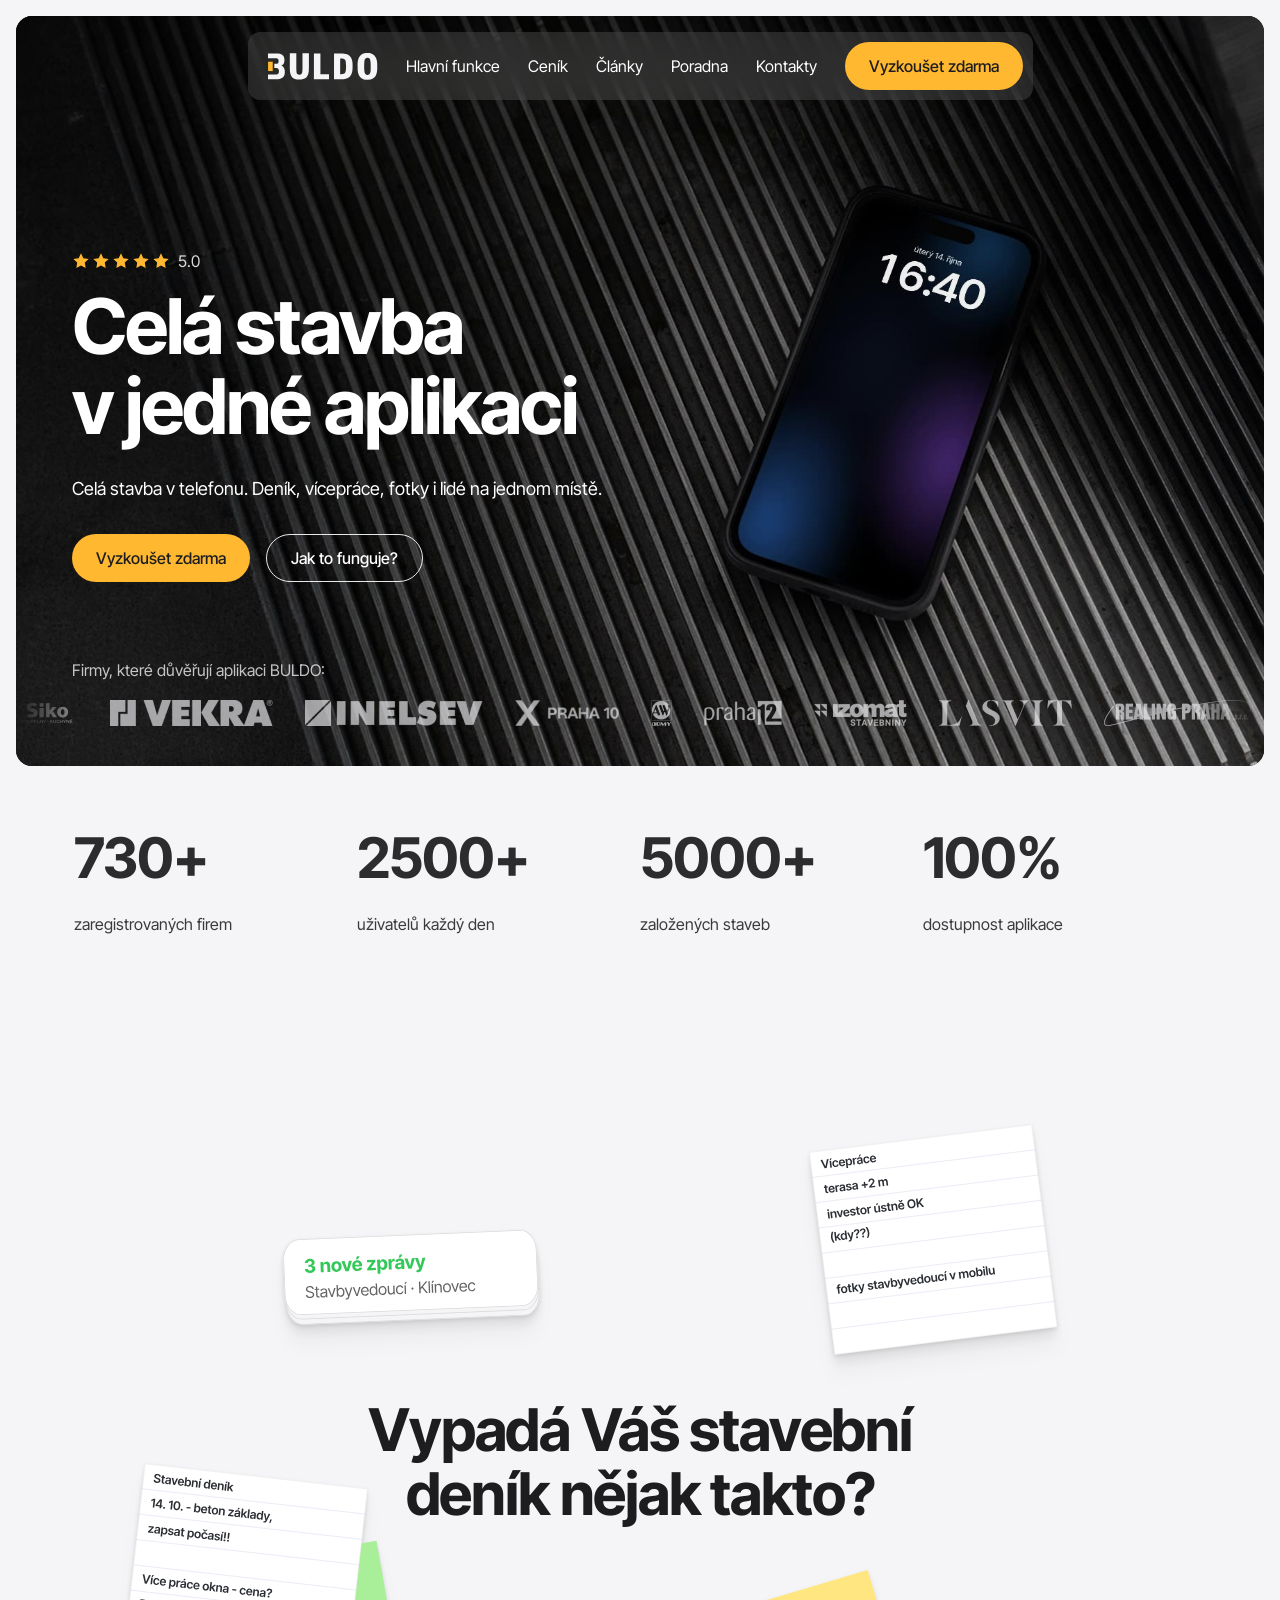
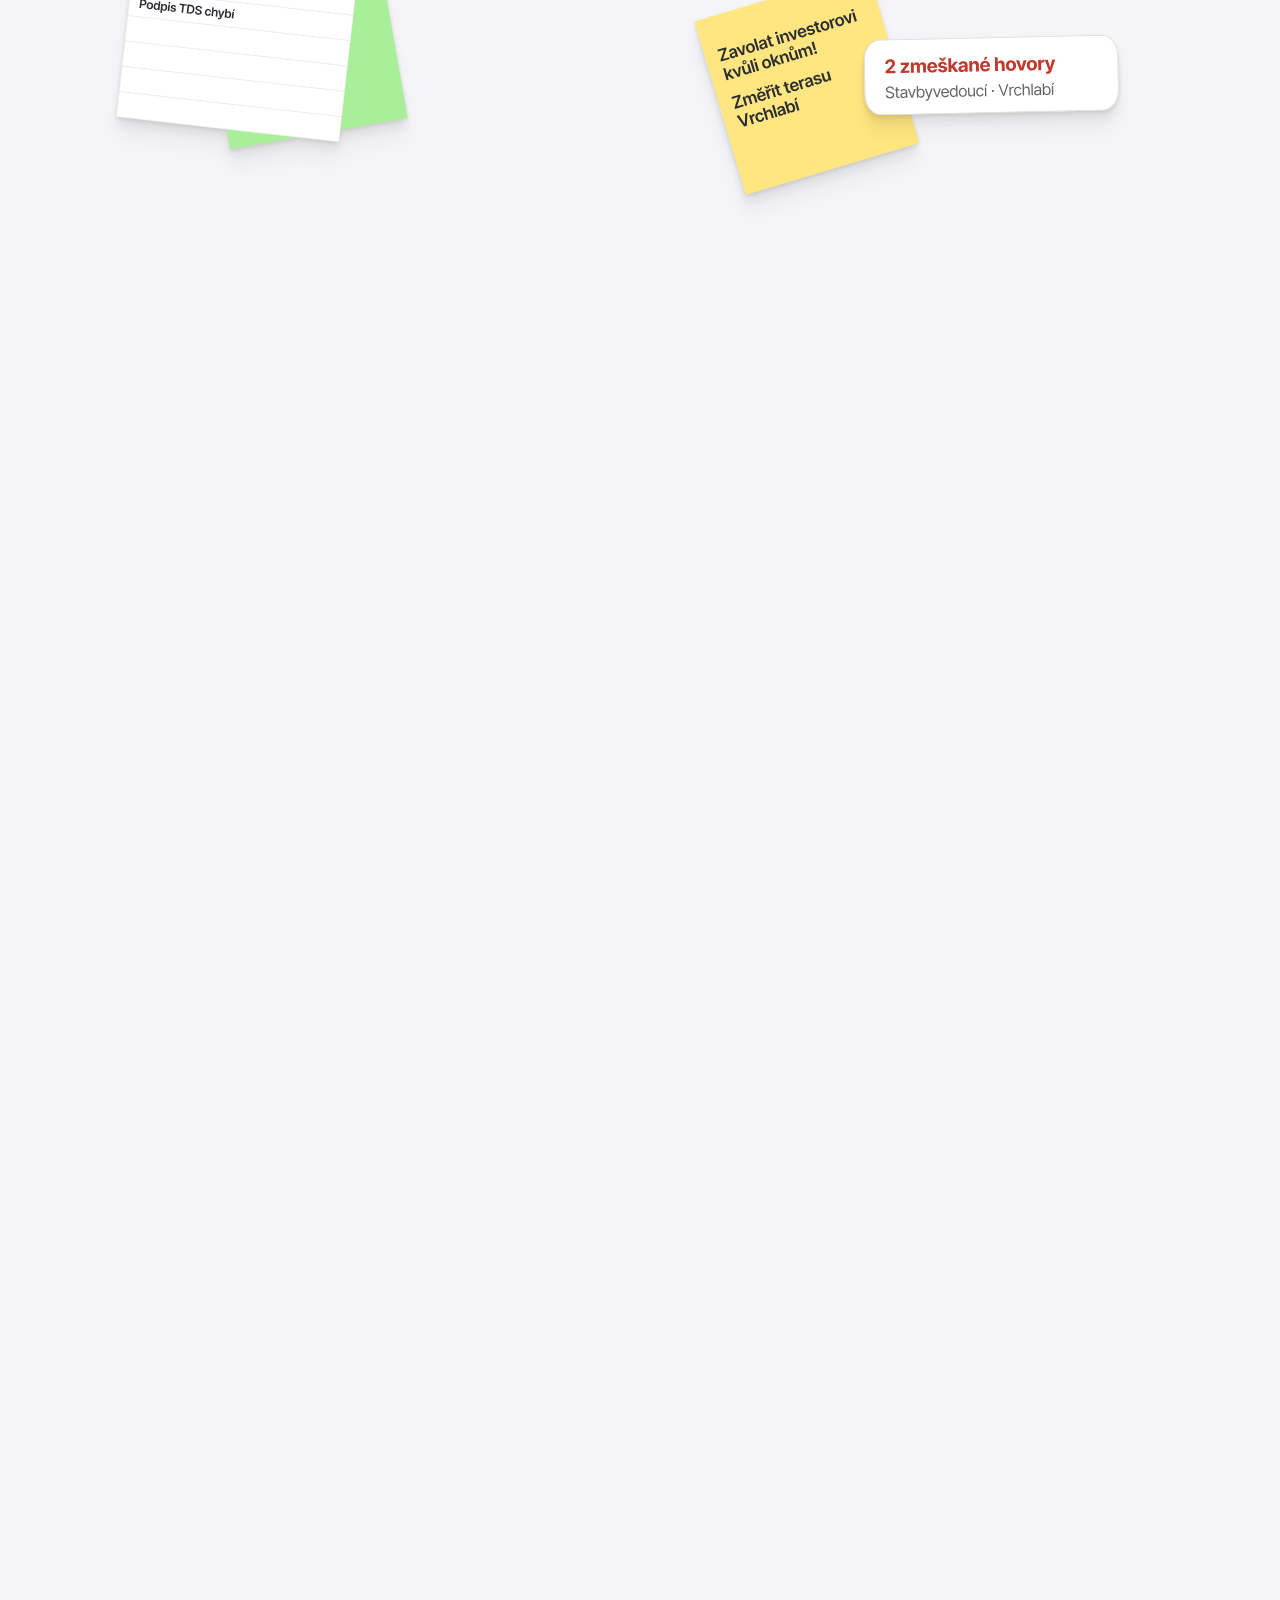
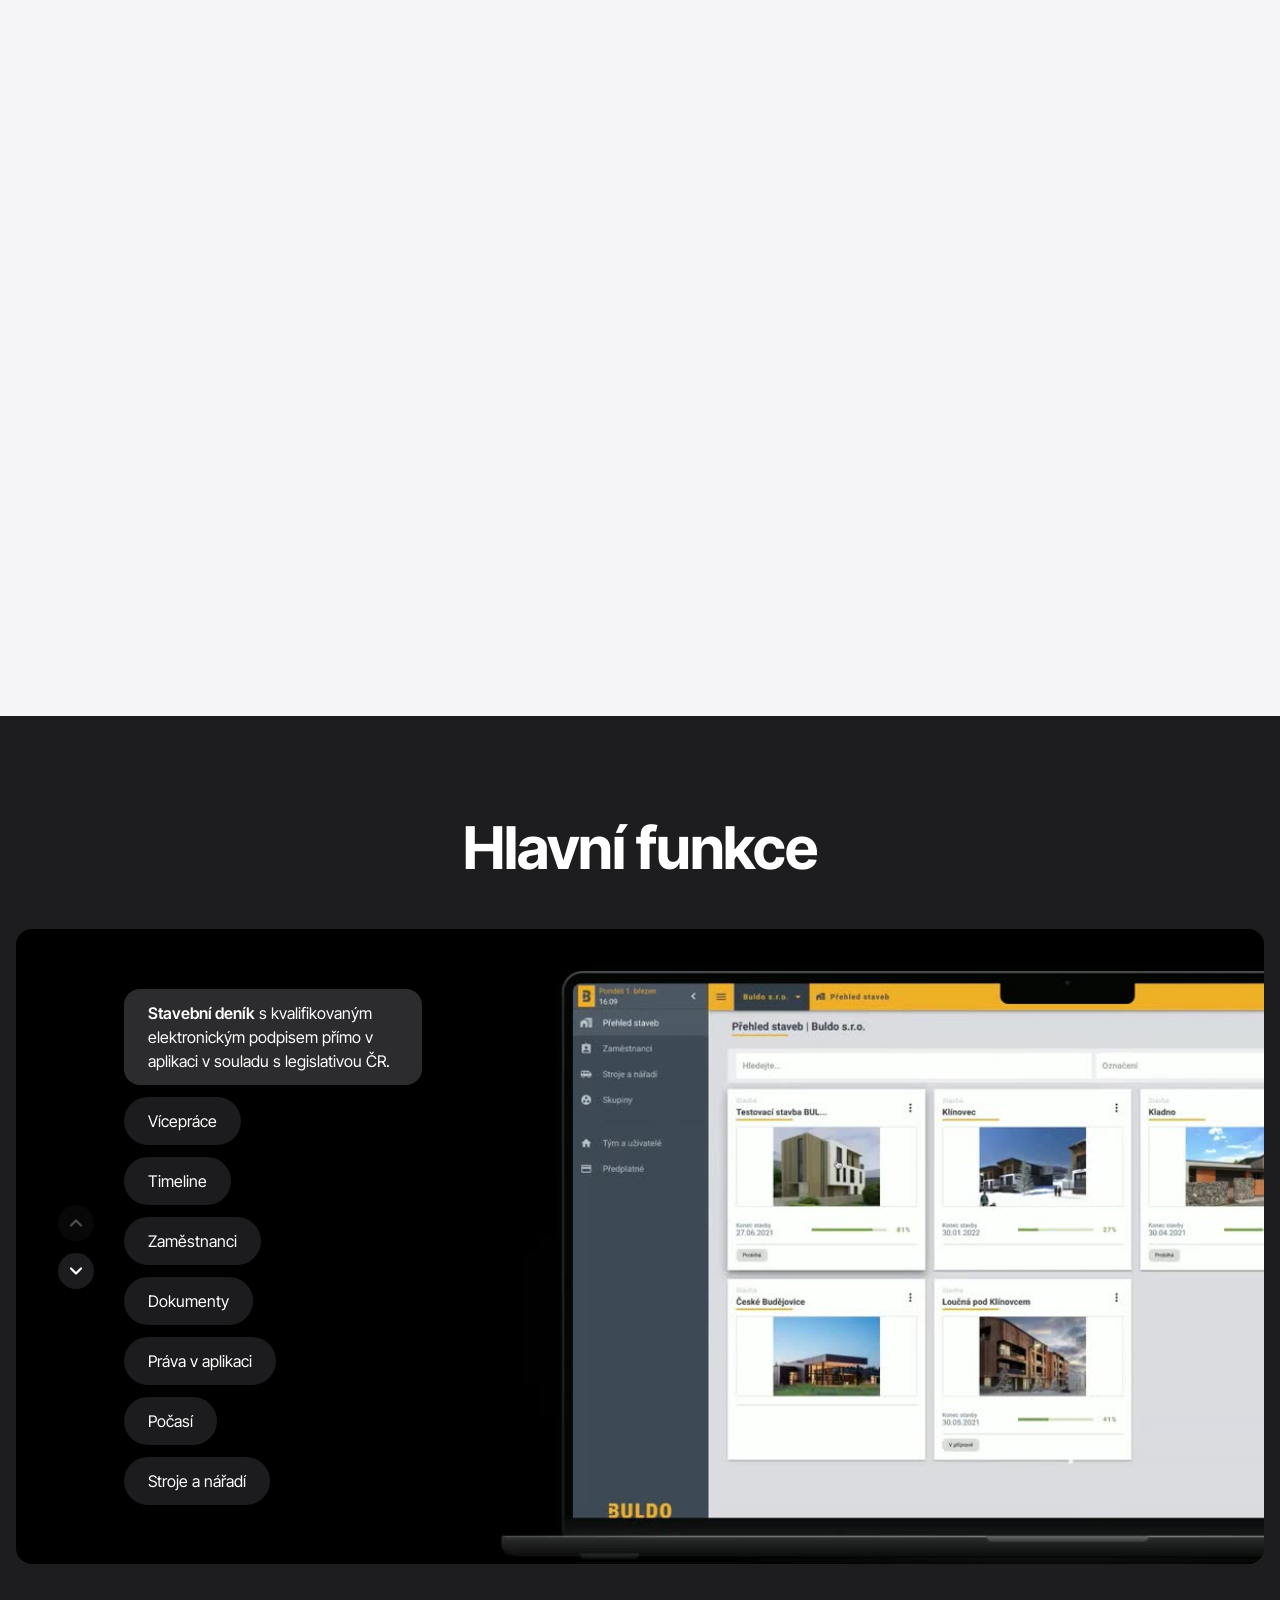
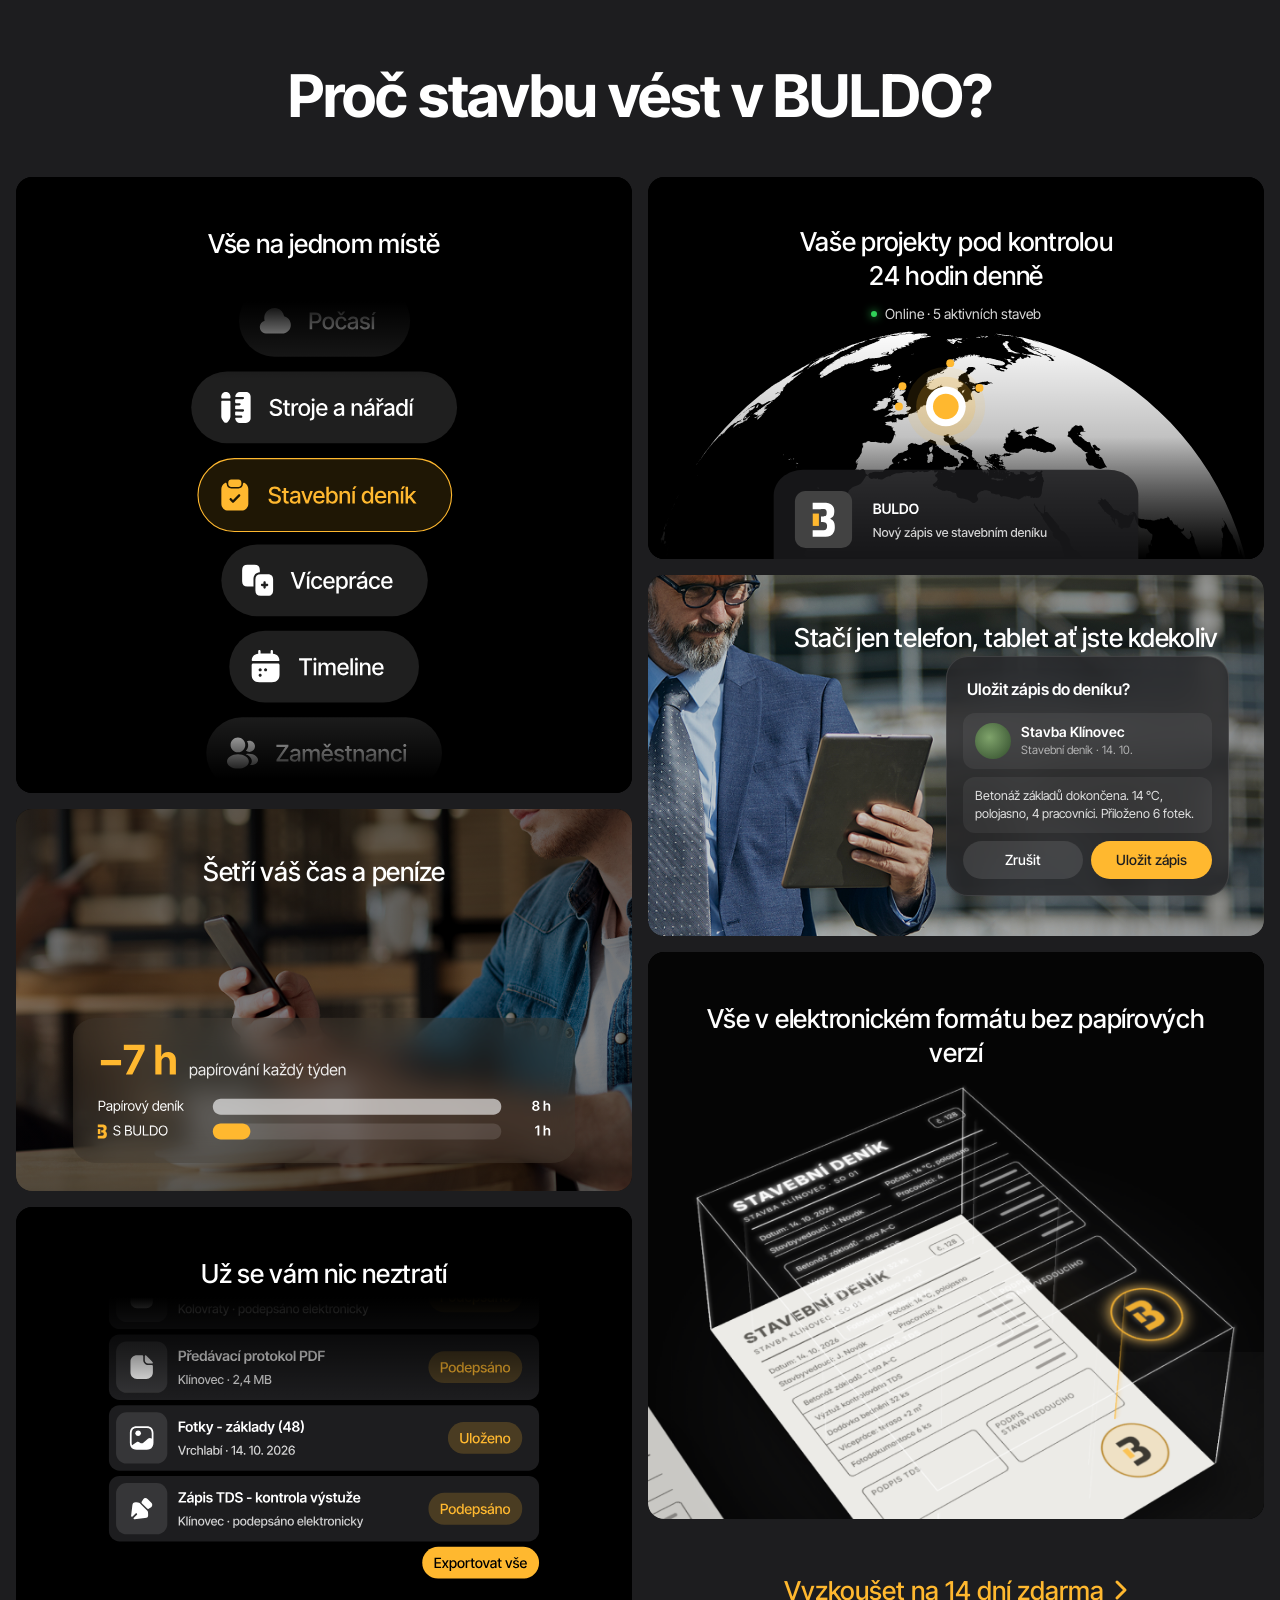
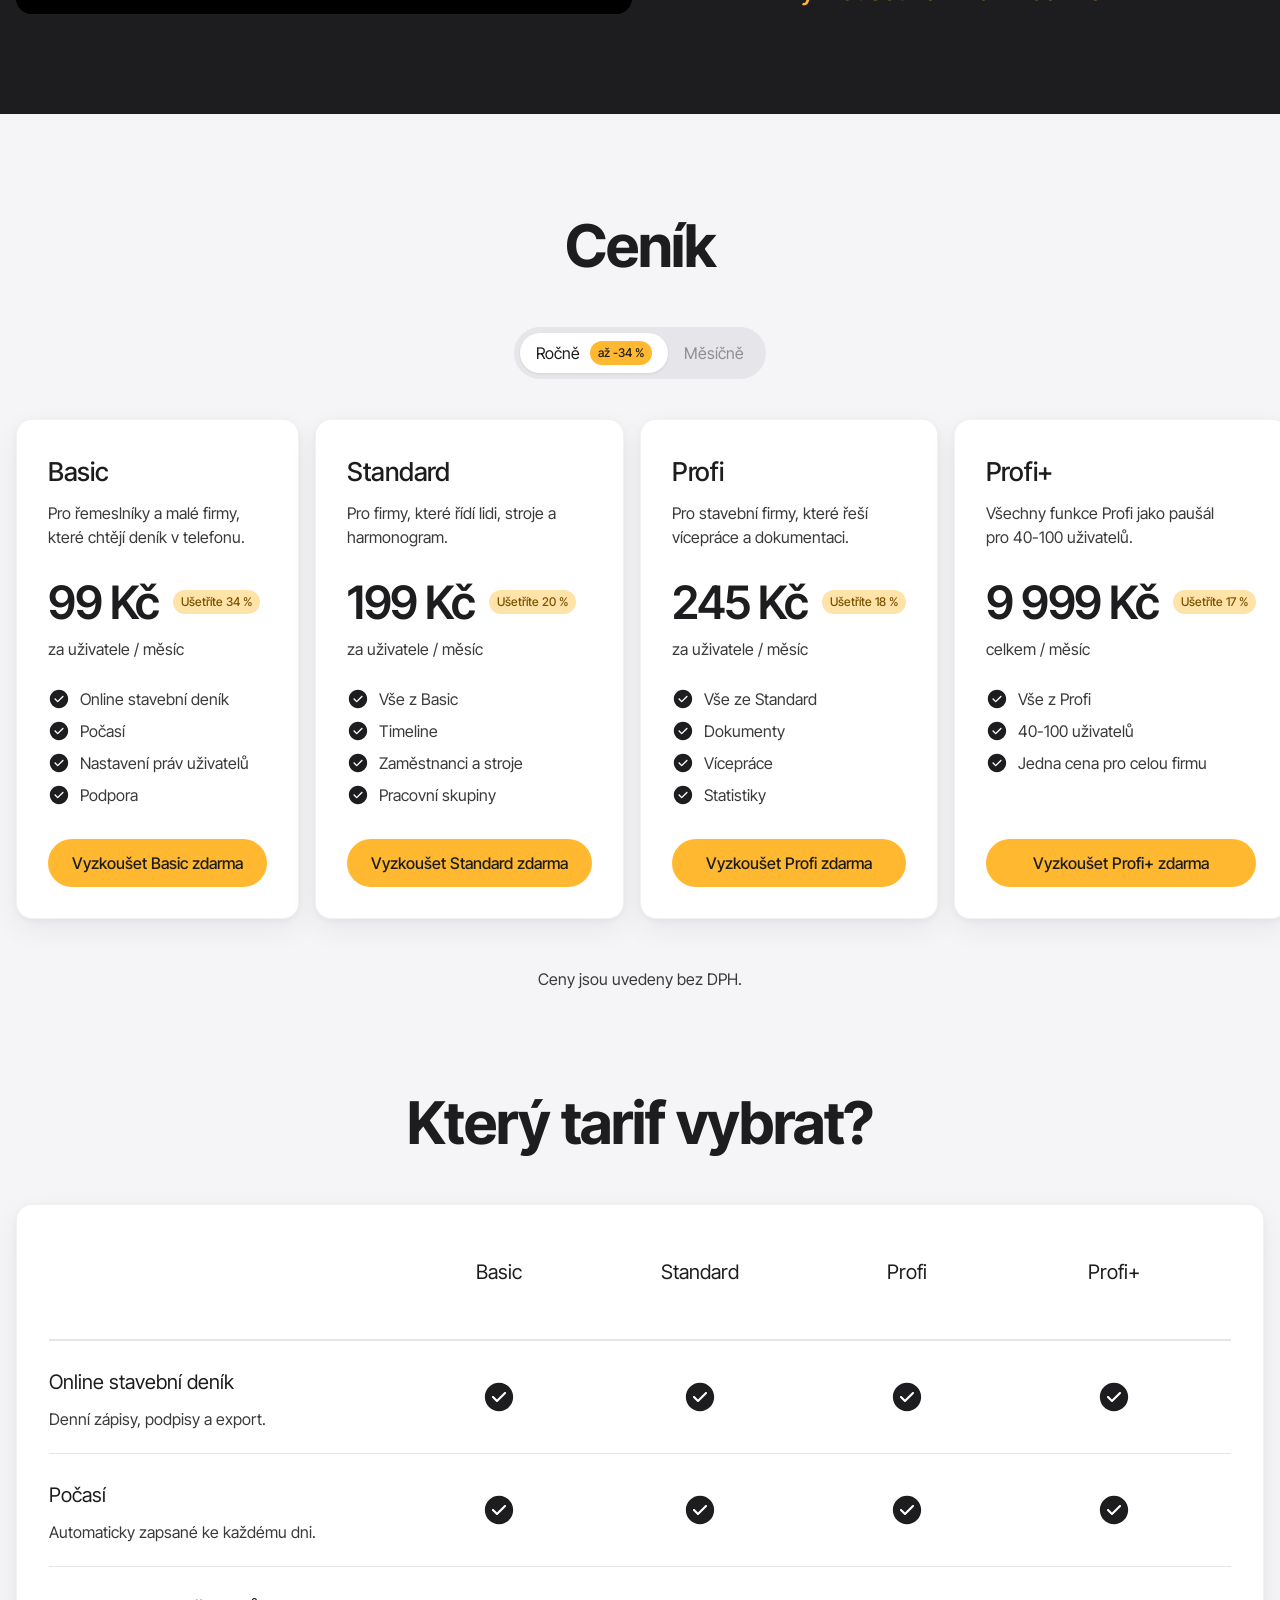
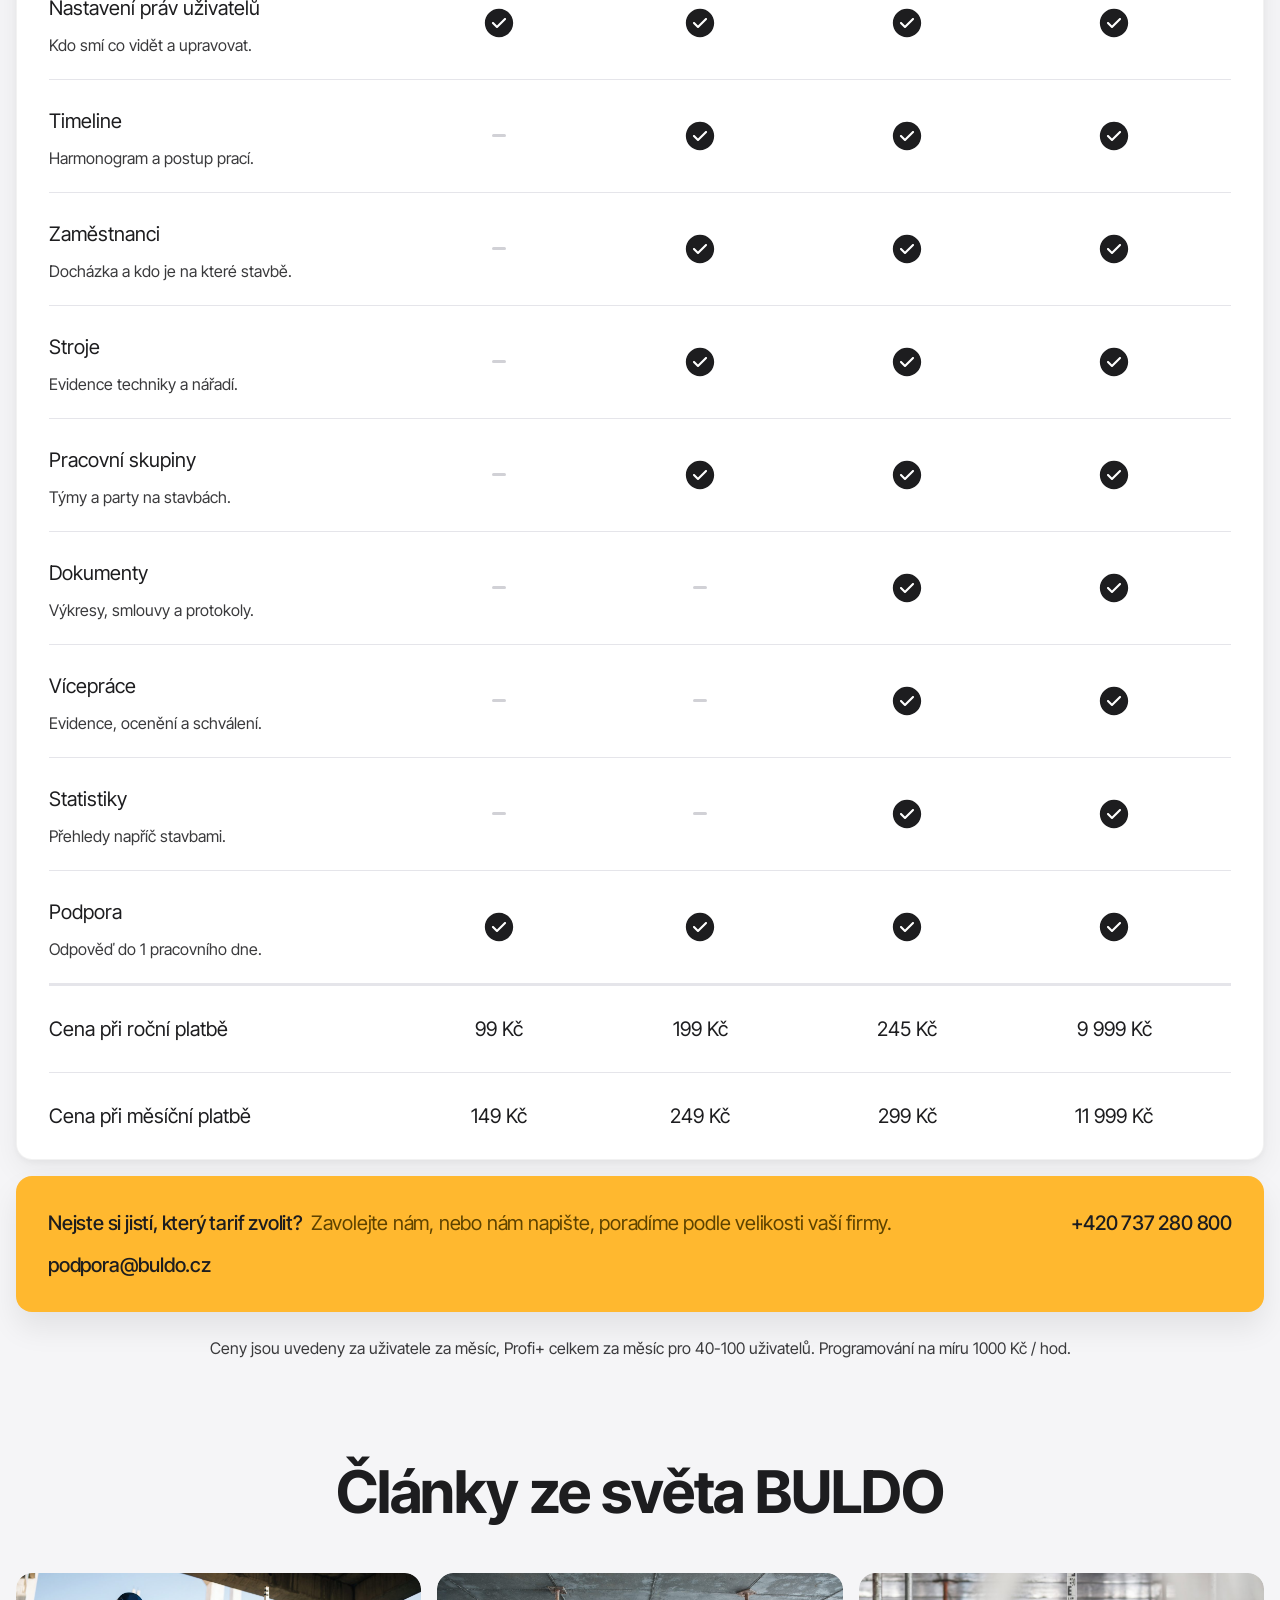
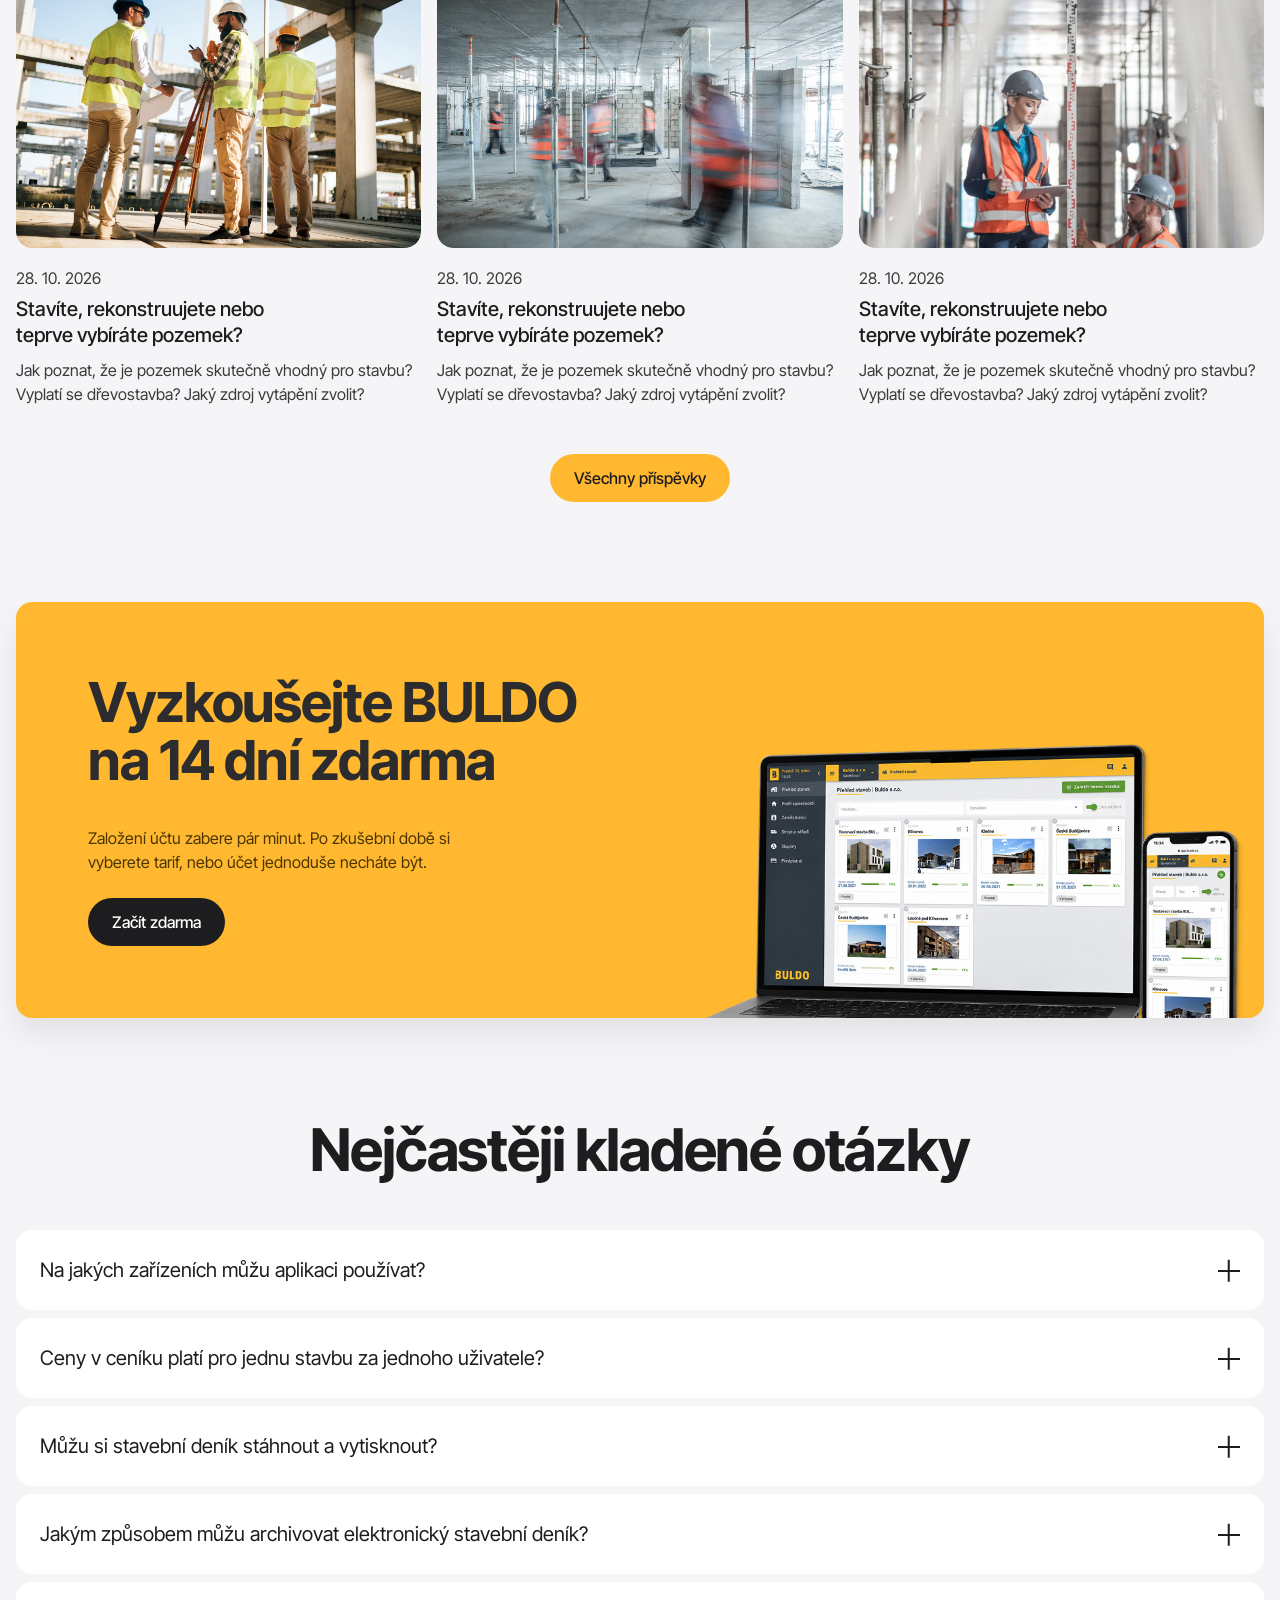
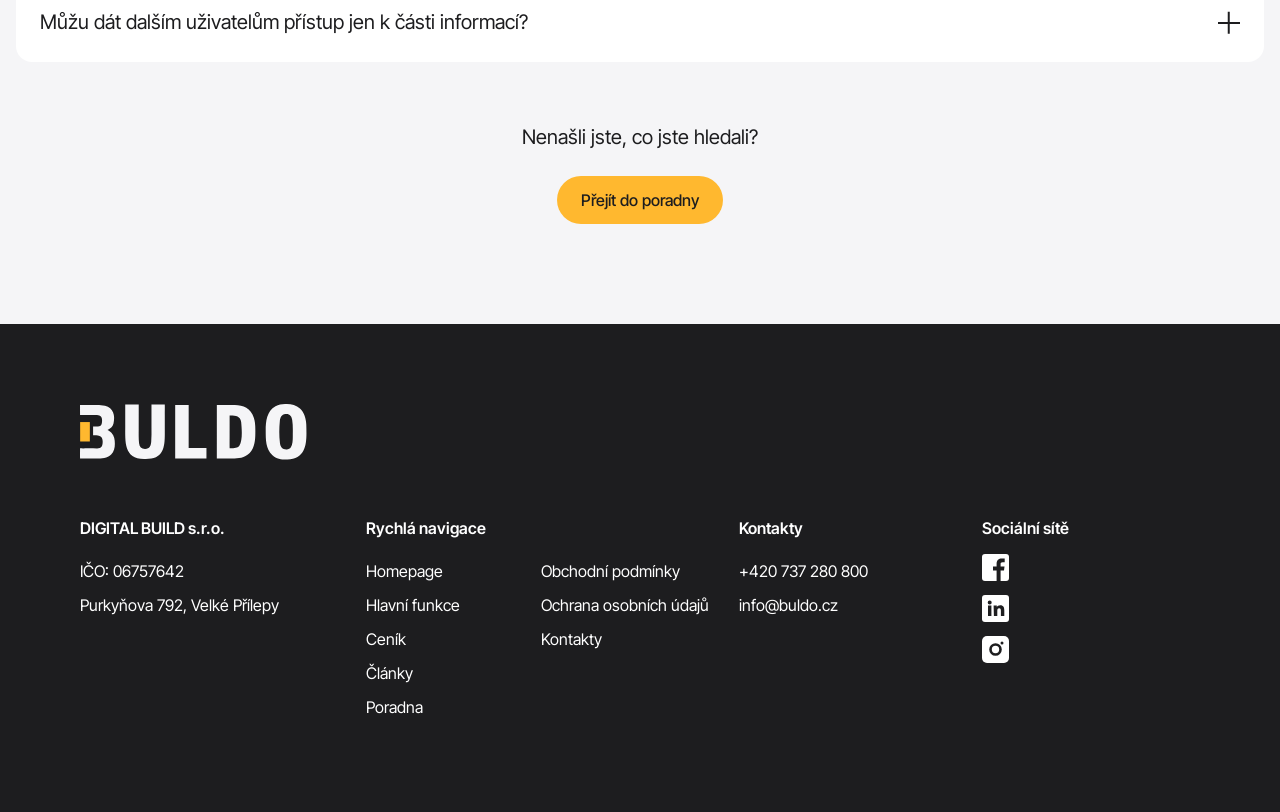
<file: index.html>
<!doctype html>
<html lang="cs">
<head>
<meta charset="utf-8">
<meta name="viewport" content="width=device-width, initial-scale=1">
<title>BULDO | Elektronický stavební deník a správa staveb online</title>
<meta name="description" content="Celá stavba v jedné aplikaci. Stavební deník s elektronickým podpisem, vícepráce, fotky i lidé na jednom místě. Vyzkoušejte BULDO 14 dní zdarma.">
<link rel="icon" href="assets/svg/favicon.svg" type="image/svg+xml">
<link rel="preconnect" href="https://fonts.googleapis.com">
<link rel="preconnect" href="https://fonts.gstatic.com" crossorigin>
<link rel="stylesheet" href="https://fonts.googleapis.com/css2?family=Inter+Tight:wght@400;500;600;700&display=swap">
<link rel="stylesheet" href="assets/css/style.css?v=202611031956">
</head>
<body>

<section class="hero" id="hero" aria-labelledby="hero-title">
  <video class="hero-video" src="assets/video/herovideo.mp4" data-mobile="assets/video/herovideo-mobil.mp4" poster="assets/img/hero-poster.jpg" autoplay muted loop playsinline aria-hidden="true"></video>
  <header class="site-header header-dark">
  <nav class="nav" aria-label="Hlavní menu">
    <a class="nav-logo" href="index.html" aria-label="BULDO, úvodní stránka"><img class="logo-white" src="assets/svg/logo-white.svg" alt="BULDO" width="110" height="27"><img class="logo-alt" src="assets/svg/logo-grey.svg" alt="" width="110" height="27"></a>
    <ul class="nav-links"><li><a href="index.html#funkce">Hlavní funkce</a></li><li><a href="index.html#cenik">Ceník</a></li><li><a href="clanky.html">Články</a></li><li><a href="poradna.html">Poradna</a></li><li><a href="kontakt.html">Kontakty</a></li></ul>
    <a class="btn btn-yellow" href="https://app.buldo.cz/register">Vyzkoušet zdarma</a>
    <button class="nav-burger" type="button" aria-label="Otevřít menu" aria-expanded="false" aria-controls="mobile-menu"><span></span></button>
  </nav>
  <div class="mobile-menu" id="mobile-menu"><a href="index.html#funkce">Hlavní funkce</a><a href="index.html#cenik">Ceník</a><a href="clanky.html">Články</a><a href="poradna.html">Poradna</a><a href="kontakt.html">Kontakty</a><a class="btn btn-yellow" href="https://app.buldo.cz/register">Vyzkoušet zdarma</a></div>
</header>
  <div class="hero-content">
    <div class="hero-rating"><span class="stars" aria-hidden="true"><svg viewBox="0 0 20 20" aria-hidden="true"><path fill="#FFB82F" d="M10 1.5l2.6 5.4 5.9.8-4.3 4.1 1 5.9L10 14.9l-5.2 2.8 1-5.9L1.5 7.7l5.9-.8z"/></svg><svg viewBox="0 0 20 20" aria-hidden="true"><path fill="#FFB82F" d="M10 1.5l2.6 5.4 5.9.8-4.3 4.1 1 5.9L10 14.9l-5.2 2.8 1-5.9L1.5 7.7l5.9-.8z"/></svg><svg viewBox="0 0 20 20" aria-hidden="true"><path fill="#FFB82F" d="M10 1.5l2.6 5.4 5.9.8-4.3 4.1 1 5.9L10 14.9l-5.2 2.8 1-5.9L1.5 7.7l5.9-.8z"/></svg><svg viewBox="0 0 20 20" aria-hidden="true"><path fill="#FFB82F" d="M10 1.5l2.6 5.4 5.9.8-4.3 4.1 1 5.9L10 14.9l-5.2 2.8 1-5.9L1.5 7.7l5.9-.8z"/></svg><svg viewBox="0 0 20 20" aria-hidden="true"><path fill="#FFB82F" d="M10 1.5l2.6 5.4 5.9.8-4.3 4.1 1 5.9L10 14.9l-5.2 2.8 1-5.9L1.5 7.7l5.9-.8z"/></svg></span><span>5.0</span><span class="sr-only">hodnocení 5 z 5</span></div>
    <h1 id="hero-title">Celá stavba<br>v jedné aplikaci</h1>
    <p class="hero-lead">Celá stavba v telefonu. Deník, vícepráce, fotky i lidé na jednom místě.</p>
    <div class="hero-cta"><a class="btn btn-yellow" href="https://app.buldo.cz/register">Vyzkoušet zdarma</a><a class="btn btn-outline-light" href="#funkce">Jak to funguje?</a></div>
  </div>
  <div class="hero-logos"><p>Firmy, které důvěřují aplikaci BULDO:</p><div class="marquee" aria-hidden="true"><div class="marquee-track"><img src="assets/img/logo-klient.png" alt="" loading="lazy"><img src="assets/img/logo-klient-1.png" alt="" loading="lazy"><img src="assets/img/logo-klient-2.png" alt="" loading="lazy"><img src="assets/img/logo-klient-3.png" alt="" loading="lazy"><img src="assets/img/logo-klient-4.png" alt="" loading="lazy"><img src="assets/img/logo-klient-5.png" alt="" loading="lazy"><img src="assets/img/logo-klient-6.png" alt="" loading="lazy"><img src="assets/img/logo-klient-7.png" alt="" loading="lazy"><img src="assets/img/logo-klient-8.png" alt="" loading="lazy"><img src="assets/img/logo-klient-9.png" alt="" loading="lazy"><img src="assets/img/logo-klient-10.png" alt="" loading="lazy"><img src="assets/img/logo-klient-11.png" alt="" loading="lazy"><img src="assets/img/logo-klient.png" alt="" loading="lazy"><img src="assets/img/logo-klient-1.png" alt="" loading="lazy"><img src="assets/img/logo-klient-2.png" alt="" loading="lazy"><img src="assets/img/logo-klient-3.png" alt="" loading="lazy"><img src="assets/img/logo-klient-4.png" alt="" loading="lazy"><img src="assets/img/logo-klient-5.png" alt="" loading="lazy"><img src="assets/img/logo-klient-6.png" alt="" loading="lazy"><img src="assets/img/logo-klient-7.png" alt="" loading="lazy"><img src="assets/img/logo-klient-8.png" alt="" loading="lazy"><img src="assets/img/logo-klient-9.png" alt="" loading="lazy"><img src="assets/img/logo-klient-10.png" alt="" loading="lazy"><img src="assets/img/logo-klient-11.png" alt="" loading="lazy"><img src="assets/img/logo-klient.png" alt="" loading="lazy"><img src="assets/img/logo-klient-1.png" alt="" loading="lazy"><img src="assets/img/logo-klient-2.png" alt="" loading="lazy"><img src="assets/img/logo-klient-3.png" alt="" loading="lazy"><img src="assets/img/logo-klient-4.png" alt="" loading="lazy"><img src="assets/img/logo-klient-5.png" alt="" loading="lazy"><img src="assets/img/logo-klient-6.png" alt="" loading="lazy"><img src="assets/img/logo-klient-7.png" alt="" loading="lazy"><img src="assets/img/logo-klient-8.png" alt="" loading="lazy"><img src="assets/img/logo-klient-9.png" alt="" loading="lazy"><img src="assets/img/logo-klient-10.png" alt="" loading="lazy"><img src="assets/img/logo-klient-11.png" alt="" loading="lazy"><img src="assets/img/logo-klient.png" alt="" loading="lazy"><img src="assets/img/logo-klient-1.png" alt="" loading="lazy"><img src="assets/img/logo-klient-2.png" alt="" loading="lazy"><img src="assets/img/logo-klient-3.png" alt="" loading="lazy"><img src="assets/img/logo-klient-4.png" alt="" loading="lazy"><img src="assets/img/logo-klient-5.png" alt="" loading="lazy"><img src="assets/img/logo-klient-6.png" alt="" loading="lazy"><img src="assets/img/logo-klient-7.png" alt="" loading="lazy"><img src="assets/img/logo-klient-8.png" alt="" loading="lazy"><img src="assets/img/logo-klient-9.png" alt="" loading="lazy"><img src="assets/img/logo-klient-10.png" alt="" loading="lazy"><img src="assets/img/logo-klient-11.png" alt="" loading="lazy"></div></div></div>
</section>

<section class="stats" aria-label="BULDO v číslech">
  <div class="stat"><strong data-count="730" data-suffix="+">730+</strong><span>zaregistrovaných firem</span></div>
  <div class="stat"><strong data-count="2500" data-suffix="+">2500+</strong><span>uživatelů každý den</span></div>
  <div class="stat"><strong data-count="5000" data-suffix="+">5000+</strong><span>založených staveb</span></div>
  <div class="stat"><strong data-count="100" data-suffix="%">100%</strong><span>dostupnost aplikace</span></div>
</section>

<section class="scene" id="scene" aria-label="Z chaosu jedna aplikace">
  <div class="scene-sticky">
    <div class="chaos">
      <h2 class="h-section scene-t1">Vypadá Váš stavební deník nějak takto?</h2>
      <div class="chaos-item" style="--x:310;--y:150;--w:305;--mx:2;--my:10;--mw:56;--d:0s"><img src="assets/svg/novezpravy.svg" alt="3 nové zprávy, stavbyvedoucí Klínovec" loading="lazy"></div>
      <div class="chaos-item" style="--x:905;--y:30;--w:313;--mx:58;--my:3;--mw:40;--d:-2s"><img src="assets/svg/vicepracelistek.svg" alt="Lísteček s poznámkami k vícepracím" loading="lazy"></div>
      <div class="chaos-item" style="--x:125;--y:412;--w:356;--mx:3;--my:63;--mw:44;--d:-4s"><img src="assets/svg/stavebnidenikpapir.svg" alt="Papírový stavební deník s poznámkami" loading="lazy"></div>
      <div class="chaos-item" style="--x:775;--y:532;--w:282;--mx:55;--my:60;--mw:39;--d:-1s"><img src="assets/svg/papirekzvaolatinvestorovi.svg" alt="Žlutý papírek: zavolat investorovi kvůli oknům" loading="lazy"></div>
      <div class="chaos-item" style="--x:960;--y:605;--w:311;--mx:34;--my:83;--mw:58;--d:-3s"><img src="assets/svg/zmeskanehovoery.svg" alt="2 zmeškané hovory, stavbyvedoucí Vrchlabí" loading="lazy"></div>
    </div>
    <div class="control">
      <h2 class="h-section scene-t2">S BULDO máte vše<br>pod kontrolou.</h2>
      <div class="control-fit">
        <div class="control-stage">
          <img class="control-phone" src="assets/img/telefon@2x.png" alt="Aplikace BULDO v mobilu, přehled staveb" width="263" height="535">
          <div class="notif n1" style="--i:0"><img src="assets/svg/bubliny/viceprace.svg" alt="Vícepráce schválena. Terasa, 42 000 Kč, 5 fotek." width="303" height="78"></div>
          <div class="notif n2" style="--i:1"><img src="assets/svg/bubliny/denik.svg" alt="Stavební deník aktualizován. Klínovec, materiál dorazil na stavbu." width="354" height="78"></div>
          <div class="notif n3" style="--i:2"><img src="assets/svg/bubliny/fotky.svg" alt="Nové fotografie ze stavby. Bylo přidáno 8 fotografií průběhu prací." width="377" height="78"></div>
          <div class="notif n4" style="--i:3"><img src="assets/svg/bubliny/hotovo.svg" alt="Úkol dokončen. Montáž oken, hotovo v termínu." width="328" height="78"></div>
        </div>
      </div>
      <a class="btn btn-yellow scene-cta" href="https://app.buldo.cz/register">Vyzkoušet zdarma</a>
    </div>
  </div>
</section>

<div class="dark">
  <section id="funkce" aria-labelledby="funkce-title">
    <h2 class="h-section light" id="funkce-title">Hlavní funkce</h2>
    <div class="features-box">
      <div class="features-nav">
        <div class="features-arrows">
          <button type="button" class="f-prev" aria-label="Předchozí funkce"><svg width="14" height="14" viewBox="0 0 14 14"><path d="M2 9.5L7 4.5l5 5" fill="none" stroke="currentColor" stroke-width="2.2" stroke-linecap="round" stroke-linejoin="round"/></svg></button>
          <button type="button" class="f-next" aria-label="Další funkce"><svg width="14" height="14" viewBox="0 0 14 14"><path d="M2 4.5l5 5 5-5" fill="none" stroke="currentColor" stroke-width="2.2" stroke-linecap="round" stroke-linejoin="round"/></svg></button>
        </div>
        <ul class="features-list" role="tablist" aria-label="Hlavní funkce"><li><button class="feature-tab" type="button" role="tab" id="tab-stavebni-denik" aria-selected="true" aria-controls="video-stavebni-denik" tabindex="0"><span class="name">Stavební deník</span><span class="desc"><b>Stavební deník</b> s kvalifikovaným elektronickým podpisem přímo v aplikaci v souladu s legislativou ČR.</span></button></li><li><button class="feature-tab" type="button" role="tab" id="tab-viceprace" aria-selected="false" aria-controls="video-viceprace" tabindex="-1"><span class="name">Vícepráce</span><span class="desc">Evidence rozsahu a hodnoty <b>víceprací</b> s možností online potvrzení všech zúčastněných stran přímo v aplikaci.</span></button></li><li><button class="feature-tab" type="button" role="tab" id="tab-timeline" aria-selected="false" aria-controls="video-timeline" tabindex="-1"><span class="name">Timeline</span><span class="desc">Online komunikace v rámci celé pracovní skupiny s možností fotopříloh tak, jak jste zvyklí na sociálních sítích.</span></button></li><li><button class="feature-tab" type="button" role="tab" id="tab-zamestnanci" aria-selected="false" aria-controls="video-zamestnanci" tabindex="-1"><span class="name">Zaměstnanci</span><span class="desc">Správa <b>zaměstnanců</b>, evidence docházky.</span></button></li><li><button class="feature-tab" type="button" role="tab" id="tab-dokumenty" aria-selected="false" aria-controls="video-dokumenty" tabindex="-1"><span class="name">Dokumenty</span><span class="desc">Kompletní <b>dokumentace</b> stavby na jednom místě.</span></button></li><li><button class="feature-tab" type="button" role="tab" id="tab-prava-v-aplikaci" aria-selected="false" aria-controls="video-prava-v-aplikaci" tabindex="-1"><span class="name">Práva v aplikaci</span><span class="desc">Individuální nastavení <b>práv v aplikaci</b> pro jednotlivé interní i externí uživatele.</span></button></li><li><button class="feature-tab" type="button" role="tab" id="tab-pocasi" aria-selected="false" aria-controls="video-pocasi" tabindex="-1"><span class="name">Počasí</span><span class="desc">Předpověď či historie <b>počasí</b> s automatickým zápisem do stavebního deníku.</span></button></li><li><button class="feature-tab" type="button" role="tab" id="tab-stroje-a-naradi" aria-selected="false" aria-controls="video-stroje-a-naradi" tabindex="-1"><span class="name">Stroje a nářadí</span><span class="desc">Správa <b>strojů a nářadí</b>, zápis servisních prohlídek a datumů technických kontrol.</span></button></li></ul>
      </div>
      <div class="features-media"><video id="video-stavebni-denik" role="tabpanel" aria-labelledby="tab-stavebni-denik" class="active" src="assets/video/buldo-stavebni-denik-macbook.mp4" poster="assets/img/poster-stavebni-denik.jpg" muted loop playsinline preload="auto"></video><video id="video-viceprace" role="tabpanel" aria-labelledby="tab-viceprace" class="" data-src="assets/video/buldo-viceprace-macbook.mp4" poster="assets/img/poster-viceprace.jpg" muted loop playsinline preload="none"></video><video id="video-timeline" role="tabpanel" aria-labelledby="tab-timeline" class="" data-src="assets/video/buldo-timeline-macbook.mp4" poster="assets/img/poster-timeline.jpg" muted loop playsinline preload="none"></video><video id="video-zamestnanci" role="tabpanel" aria-labelledby="tab-zamestnanci" class="" data-src="assets/video/buldo-zamestnanci-macbook.mp4" poster="assets/img/poster-zamestnanci.jpg" muted loop playsinline preload="none"></video><video id="video-dokumenty" role="tabpanel" aria-labelledby="tab-dokumenty" class="" data-src="assets/video/buldo-dokumenty-macbook.mp4" poster="assets/img/poster-dokumenty.jpg" muted loop playsinline preload="none"></video><video id="video-prava-v-aplikaci" role="tabpanel" aria-labelledby="tab-prava-v-aplikaci" class="" data-src="assets/video/buldo-prava-v-aplikaci-macbook.mp4" poster="assets/img/poster-prava-v-aplikaci.jpg" muted loop playsinline preload="none"></video><video id="video-pocasi" role="tabpanel" aria-labelledby="tab-pocasi" class="" data-src="assets/video/buldo-pocasi-macbook.mp4" poster="assets/img/poster-pocasi.jpg" muted loop playsinline preload="none"></video><video id="video-stroje-a-naradi" role="tabpanel" aria-labelledby="tab-stroje-a-naradi" class="" data-src="assets/video/buldo-stroje-a-naradi-macbook.mp4" poster="assets/img/poster-stroje-a-naradi.jpg" muted loop playsinline preload="none"></video></div>
      <p class="features-desc" aria-live="polite"><b>Stavební deník</b> s kvalifikovaným elektronickým podpisem přímo v aplikaci v souladu s legislativou ČR.</p>
    </div>
  </section>

  <section class="why" aria-labelledby="why-title">
    <h2 class="h-section light" id="why-title">Proč stavbu vést v BULDO?</h2>
    <div class="bento">
      <div class="bento-col">
        <article class="bcard bc-all reveal"><img src="assets/svg/karta-vse-na-jednom-miste.svg" alt="" loading="lazy"><h3>Vše na jednom místě</h3></article>
        <article class="bcard bc-photo bc-time reveal"><img class="bg" src="assets/img/rect-4146.png" alt="" loading="lazy"><h3>Šetří váš čas a peníze</h3><div class="time-card"><span class="time-frost" aria-hidden="true"></span><svg role="img" aria-label="Papírový deník 8 hodin týdně, s BULDO 1 hodina. O 7 hodin méně papírování každý týden." width="568" height="206" viewBox="0 0 568 206" fill="none" xmlns="http://www.w3.org/2000/svg">
<path d="M540 10H28C12.536 10 0 19.9801 0 32.2913V151.709C0 164.02 12.536 174 28 174H540C555.464 174 568 164.02 568 151.709V32.2913C568 19.9801 555.464 10 540 10Z" fill="#463E34" fill-opacity="0.38"/>
<path d="M54.3018 57.6934V63.5557H31.459V57.6934H54.3018ZM59.7148 74L73.5732 46.5527V46.3281H57.4238V40.5332H80.918V46.418L67.0371 74H59.7148ZM99.9648 59.4902V74H93.0244V40.5332H99.7402V53.3584H100.055C100.624 51.876 101.537 50.708 102.795 49.8545C104.068 49.001 105.655 48.5742 107.557 48.5742C109.294 48.5742 110.813 48.9561 112.116 49.7197C113.419 50.4684 114.43 51.5465 115.148 52.9541C115.882 54.3617 116.249 56.0537 116.249 58.0303V74H109.286V59.2656C109.286 57.7233 108.889 56.5179 108.096 55.6494C107.317 54.7809 106.216 54.3467 104.794 54.3467C103.836 54.3467 102.997 54.5563 102.278 54.9756C101.56 55.3799 100.991 55.9639 100.571 56.7275C100.167 57.4912 99.9648 58.4121 99.9648 59.4902Z" fill="#FFB82F"/>
<path d="M131.967 78.6738V65.1738H133.408V66.7383H133.584C133.695 66.5684 133.851 66.3516 134.05 66.0879C134.249 65.8184 134.536 65.5781 134.911 65.3672C135.286 65.1562 135.793 65.0508 136.432 65.0508C137.258 65.0508 137.984 65.2588 138.611 65.6748C139.238 66.085 139.728 66.6709 140.079 67.4326C140.437 68.1885 140.615 69.082 140.615 70.1133C140.615 71.1504 140.439 72.0527 140.088 72.8203C139.736 73.582 139.247 74.1709 138.62 74.5869C137.993 75.0029 137.27 75.2109 136.449 75.2109C135.822 75.2109 135.318 75.1055 134.938 74.8945C134.557 74.6777 134.264 74.4346 134.059 74.165C133.854 73.8896 133.695 73.6641 133.584 73.4883H133.461V78.6738H131.967ZM136.256 73.8574C136.883 73.8574 137.407 73.6904 137.829 73.3564C138.251 73.0166 138.567 72.5625 138.778 71.9941C138.995 71.4258 139.104 70.793 139.104 70.0957C139.104 69.4043 138.998 68.7803 138.787 68.2236C138.576 67.667 138.26 67.2246 137.838 66.8965C137.422 66.5684 136.895 66.4043 136.256 66.4043C135.641 66.4043 135.125 66.5596 134.709 66.8701C134.293 67.1748 133.977 67.6055 133.76 68.1621C133.549 68.7129 133.443 69.3574 133.443 70.0957C133.443 70.834 133.552 71.4873 133.769 72.0557C133.985 72.6182 134.302 73.0605 134.718 73.3828C135.14 73.6992 135.652 73.8574 136.256 73.8574ZM144.957 75.2285C144.336 75.2285 143.771 75.1113 143.261 74.877C142.751 74.6367 142.347 74.291 142.048 73.8398C141.749 73.3887 141.6 72.8438 141.6 72.2051C141.6 71.6426 141.711 71.1885 141.934 70.8428C142.156 70.4912 142.452 70.2158 142.821 70.0166C143.196 69.8115 143.606 69.6592 144.052 69.5596C144.503 69.46 144.957 69.3809 145.414 69.3223C146.012 69.2461 146.495 69.1875 146.864 69.1465C147.239 69.1055 147.512 69.0352 147.682 68.9355C147.857 68.8359 147.945 68.666 147.945 68.4258V68.373C147.945 67.7461 147.772 67.2598 147.427 66.9141C147.087 66.5625 146.568 66.3867 145.871 66.3867C145.156 66.3867 144.594 66.5449 144.184 66.8613C143.773 67.1719 143.486 67.5059 143.322 67.8633L141.881 67.3535C142.139 66.7559 142.481 66.29 142.909 65.9561C143.343 65.6221 143.812 65.3877 144.315 65.2529C144.825 65.1182 145.326 65.0508 145.818 65.0508C146.135 65.0508 146.498 65.0889 146.908 65.165C147.318 65.2354 147.717 65.3877 148.104 65.6221C148.496 65.8506 148.818 66.1992 149.07 66.668C149.328 67.1309 149.457 67.752 149.457 68.5312V75H147.945V73.6641H147.875C147.775 73.875 147.605 74.1035 147.365 74.3496C147.125 74.5898 146.806 74.7979 146.407 74.9736C146.015 75.1436 145.531 75.2285 144.957 75.2285ZM145.186 73.875C145.783 73.875 146.287 73.7578 146.697 73.5234C147.107 73.2891 147.418 72.9873 147.629 72.6182C147.84 72.2432 147.945 71.8535 147.945 71.4492V70.0605C147.881 70.1367 147.74 70.207 147.523 70.2715C147.312 70.3301 147.066 70.3828 146.785 70.4297C146.51 70.4766 146.24 70.5176 145.977 70.5527C145.713 70.582 145.502 70.6055 145.344 70.623C144.951 70.6758 144.585 70.7607 144.245 70.8779C143.905 70.9893 143.63 71.1562 143.419 71.3789C143.214 71.6016 143.111 71.9062 143.111 72.293C143.111 72.8145 143.305 73.21 143.691 73.4795C144.084 73.7432 144.582 73.875 145.186 73.875ZM151.391 78.6738V65.1738H152.832V66.7383H153.008C153.119 66.5684 153.274 66.3516 153.474 66.0879C153.673 65.8184 153.96 65.5781 154.335 65.3672C154.71 65.1562 155.217 65.0508 155.855 65.0508C156.682 65.0508 157.408 65.2588 158.035 65.6748C158.662 66.085 159.151 66.6709 159.503 67.4326C159.86 68.1885 160.039 69.082 160.039 70.1133C160.039 71.1504 159.863 72.0527 159.512 72.8203C159.16 73.582 158.671 74.1709 158.044 74.5869C157.417 75.0029 156.693 75.2109 155.873 75.2109C155.246 75.2109 154.742 75.1055 154.361 74.8945C153.98 74.6777 153.688 74.4346 153.482 74.165C153.277 73.8896 153.119 73.6641 153.008 73.4883H152.885V78.6738H151.391ZM155.68 73.8574C156.307 73.8574 156.831 73.6904 157.253 73.3564C157.675 73.0166 157.991 72.5625 158.202 71.9941C158.419 71.4258 158.527 70.793 158.527 70.0957C158.527 69.4043 158.422 68.7803 158.211 68.2236C158 67.667 157.684 67.2246 157.262 66.8965C156.846 66.5684 156.318 66.4043 155.68 66.4043C155.064 66.4043 154.549 66.5596 154.133 66.8701C153.717 67.1748 153.4 67.6055 153.184 68.1621C152.973 68.7129 152.867 69.3574 152.867 70.0957C152.867 70.834 152.976 71.4873 153.192 72.0557C153.409 72.6182 153.726 73.0605 154.142 73.3828C154.563 73.6992 155.076 73.8574 155.68 73.8574ZM161.498 75V65.1738H162.992V75H161.498ZM161.516 63.9434L162.746 61.5352H164.451L162.764 63.9434H161.516ZM164.926 75V65.1738H166.367V66.668H166.473C166.654 66.1816 166.979 65.7891 167.448 65.4902C167.923 65.1855 168.453 65.0332 169.039 65.0332C169.15 65.0332 169.288 65.0361 169.452 65.042C169.616 65.042 169.742 65.0449 169.83 65.0508V66.5801C169.777 66.5684 169.66 66.5508 169.479 66.5273C169.297 66.5039 169.104 66.4922 168.898 66.4922C168.424 66.4922 167.999 66.5918 167.624 66.791C167.249 66.9902 166.953 67.2627 166.736 67.6084C166.525 67.9541 166.42 68.3496 166.42 68.7949V75H164.926ZM174.453 75.2109C173.568 75.2109 172.792 75 172.124 74.5781C171.456 74.1562 170.935 73.5645 170.56 72.8027C170.19 72.041 170.006 71.1562 170.006 70.1484C170.006 69.123 170.19 68.2295 170.56 67.4678C170.935 66.7002 171.456 66.1055 172.124 65.6836C172.792 65.2617 173.568 65.0508 174.453 65.0508C175.344 65.0508 176.123 65.2617 176.791 65.6836C177.459 66.1055 177.98 66.7002 178.355 67.4678C178.73 68.2295 178.918 69.123 178.918 70.1484C178.918 71.1562 178.73 72.041 178.355 72.8027C177.98 73.5645 177.459 74.1562 176.791 74.5781C176.123 75 175.344 75.2109 174.453 75.2109ZM174.453 73.8574C175.133 73.8574 175.689 73.6846 176.123 73.3389C176.557 72.9932 176.879 72.5391 177.09 71.9766C177.301 71.4082 177.406 70.7988 177.406 70.1484C177.406 69.4863 177.301 68.8711 177.09 68.3027C176.879 67.7344 176.557 67.2773 176.123 66.9316C175.689 66.5801 175.133 66.4043 174.453 66.4043C173.785 66.4043 173.234 66.5801 172.801 66.9316C172.367 67.2773 172.045 67.7344 171.834 68.3027C171.623 68.8711 171.518 69.4863 171.518 70.1484C171.518 70.7988 171.623 71.4082 171.834 71.9766C172.045 72.5391 172.367 72.9932 172.801 73.3389C173.234 73.6846 173.785 73.8574 174.453 73.8574ZM188.041 65.1738L184.42 75H182.873L179.252 65.1738H180.887L183.594 73.0137H183.699L186.406 65.1738H188.041ZM191.785 75.2285C191.164 75.2285 190.599 75.1113 190.089 74.877C189.579 74.6367 189.175 74.291 188.876 73.8398C188.577 73.3887 188.428 72.8438 188.428 72.2051C188.428 71.6426 188.539 71.1885 188.762 70.8428C188.984 70.4912 189.28 70.2158 189.649 70.0166C190.024 69.8115 190.435 69.6592 190.88 69.5596C191.331 69.46 191.785 69.3809 192.242 69.3223C192.84 69.2461 193.323 69.1875 193.692 69.1465C194.067 69.1055 194.34 69.0352 194.51 68.9355C194.686 68.8359 194.773 68.666 194.773 68.4258V68.373C194.773 67.7461 194.601 67.2598 194.255 66.9141C193.915 66.5625 193.396 66.3867 192.699 66.3867C191.984 66.3867 191.422 66.5449 191.012 66.8613C190.602 67.1719 190.314 67.5059 190.15 67.8633L188.709 67.3535C188.967 66.7559 189.31 66.29 189.737 65.9561C190.171 65.6221 190.64 65.3877 191.144 65.2529C191.653 65.1182 192.154 65.0508 192.646 65.0508C192.963 65.0508 193.326 65.0889 193.736 65.165C194.146 65.2354 194.545 65.3877 194.932 65.6221C195.324 65.8506 195.646 66.1992 195.898 66.668C196.156 67.1309 196.285 67.752 196.285 68.5312V75H194.773V73.6641H194.703C194.604 73.875 194.434 74.1035 194.193 74.3496C193.953 74.5898 193.634 74.7979 193.235 74.9736C192.843 75.1436 192.359 75.2285 191.785 75.2285ZM192.014 73.875C192.611 73.875 193.115 73.7578 193.525 73.5234C193.936 73.2891 194.246 72.9873 194.457 72.6182C194.668 72.2432 194.773 71.8535 194.773 71.4492V70.0605C194.709 70.1367 194.568 70.207 194.352 70.2715C194.141 70.3301 193.895 70.3828 193.613 70.4297C193.338 70.4766 193.068 70.5176 192.805 70.5527C192.541 70.582 192.33 70.6055 192.172 70.623C191.779 70.6758 191.413 70.7607 191.073 70.8779C190.733 70.9893 190.458 71.1562 190.247 71.3789C190.042 71.6016 189.939 71.9062 189.939 72.293C189.939 72.8145 190.133 73.21 190.52 73.4795C190.912 73.7432 191.41 73.875 192.014 73.875ZM192.014 63.9434L193.244 61.5352H194.949L193.262 63.9434H192.014ZM199.713 69.0938V75H198.219V65.1738H199.66V66.7207H199.801C200.029 66.2168 200.378 65.8125 200.847 65.5078C201.315 65.2031 201.922 65.0508 202.666 65.0508C203.328 65.0508 203.908 65.1855 204.406 65.4551C204.904 65.7246 205.291 66.1348 205.566 66.6855C205.848 67.2305 205.988 67.9219 205.988 68.7598V75H204.494V68.8652C204.494 68.0977 204.292 67.4971 203.888 67.0635C203.483 66.624 202.933 66.4043 202.235 66.4043C201.755 66.4043 201.324 66.5098 200.943 66.7207C200.562 66.9316 200.261 67.2363 200.038 67.6348C199.821 68.0332 199.713 68.5195 199.713 69.0938ZM207.922 75V65.1738H209.416V75H207.922ZM207.939 63.9434L209.17 61.5352H210.875L209.188 63.9434H207.939ZM216.975 71.4141L216.939 69.5508H217.256L221.545 65.1738H223.408L218.838 69.8145H218.697L216.975 71.4141ZM215.568 75V61.9043H217.062V75H215.568ZM221.791 75L217.959 70.1484L219.031 69.0938L223.725 75H221.791ZM227.398 75.2285C226.777 75.2285 226.212 75.1113 225.702 74.877C225.192 74.6367 224.788 74.291 224.489 73.8398C224.19 73.3887 224.041 72.8438 224.041 72.2051C224.041 71.6426 224.152 71.1885 224.375 70.8428C224.598 70.4912 224.894 70.2158 225.263 70.0166C225.638 69.8115 226.048 69.6592 226.493 69.5596C226.944 69.46 227.398 69.3809 227.855 69.3223C228.453 69.2461 228.937 69.1875 229.306 69.1465C229.681 69.1055 229.953 69.0352 230.123 68.9355C230.299 68.8359 230.387 68.666 230.387 68.4258V68.373C230.387 67.7461 230.214 67.2598 229.868 66.9141C229.528 66.5625 229.01 66.3867 228.312 66.3867C227.598 66.3867 227.035 66.5449 226.625 66.8613C226.215 67.1719 225.928 67.5059 225.764 67.8633L224.322 67.3535C224.58 66.7559 224.923 66.29 225.351 65.9561C225.784 65.6221 226.253 65.3877 226.757 65.2529C227.267 65.1182 227.768 65.0508 228.26 65.0508C228.576 65.0508 228.939 65.0889 229.35 65.165C229.76 65.2354 230.158 65.3877 230.545 65.6221C230.938 65.8506 231.26 66.1992 231.512 66.668C231.77 67.1309 231.898 67.752 231.898 68.5312V75H230.387V73.6641H230.316C230.217 73.875 230.047 74.1035 229.807 74.3496C229.566 74.5898 229.247 74.7979 228.849 74.9736C228.456 75.1436 227.973 75.2285 227.398 75.2285ZM227.627 73.875C228.225 73.875 228.729 73.7578 229.139 73.5234C229.549 73.2891 229.859 72.9873 230.07 72.6182C230.281 72.2432 230.387 71.8535 230.387 71.4492V70.0605C230.322 70.1367 230.182 70.207 229.965 70.2715C229.754 70.3301 229.508 70.3828 229.227 70.4297C228.951 70.4766 228.682 70.5176 228.418 70.5527C228.154 70.582 227.943 70.6055 227.785 70.623C227.393 70.6758 227.026 70.7607 226.687 70.8779C226.347 70.9893 226.071 71.1562 225.86 71.3789C225.655 71.6016 225.553 71.9062 225.553 72.293C225.553 72.8145 225.746 73.21 226.133 73.4795C226.525 73.7432 227.023 73.875 227.627 73.875ZM233.551 75V73.8574L239.123 66.6855V66.5801H233.727V65.1738H241.057V66.3867L235.643 73.4883V73.5938H241.232V75H233.551ZM235.959 61.2363L237.295 63.0293L238.613 61.2363H240.055V61.3418L237.98 64.0137H236.592L234.535 61.3418V61.2363H235.959ZM246.137 75.2109C245.316 75.2109 244.593 75.0029 243.966 74.5869C243.339 74.1709 242.85 73.582 242.498 72.8203C242.146 72.0527 241.971 71.1504 241.971 70.1133C241.971 69.082 242.146 68.1885 242.498 67.4326C242.855 66.6709 243.348 66.085 243.975 65.6748C244.602 65.2588 245.328 65.0508 246.154 65.0508C246.799 65.0508 247.306 65.1562 247.675 65.3672C248.05 65.5781 248.337 65.8184 248.536 66.0879C248.735 66.3516 248.891 66.5684 249.002 66.7383H249.125V61.9043H250.619V75H249.178V73.4883H249.002C248.891 73.6641 248.732 73.8896 248.527 74.165C248.322 74.4346 248.029 74.6777 247.648 74.8945C247.273 75.1055 246.77 75.2109 246.137 75.2109ZM246.33 73.8574C246.939 73.8574 247.452 73.6992 247.868 73.3828C248.284 73.0605 248.601 72.6182 248.817 72.0557C249.034 71.4873 249.143 70.834 249.143 70.0957C249.143 69.3574 249.037 68.7129 248.826 68.1621C248.615 67.6055 248.299 67.1748 247.877 66.8701C247.461 66.5596 246.945 66.4043 246.33 66.4043C245.697 66.4043 245.17 66.5684 244.748 66.8965C244.326 67.2246 244.01 67.667 243.799 68.2236C243.588 68.7803 243.482 69.4043 243.482 70.0957C243.482 70.793 243.588 71.4258 243.799 71.9941C244.016 72.5625 244.335 73.0166 244.757 73.3564C245.179 73.6904 245.703 73.8574 246.33 73.8574ZM253.52 78.6738C253.262 78.6797 253.033 78.6621 252.834 78.6211C252.635 78.5801 252.494 78.5391 252.412 78.498L252.799 77.1797L252.948 77.2148C253.452 77.332 253.874 77.3057 254.214 77.1357C254.56 76.9717 254.861 76.5352 255.119 75.8262L255.4 75.0527L251.779 65.1738H253.414L256.121 73.0137H256.227L258.934 65.1738H260.568L256.402 76.4238C256.215 76.9336 255.983 77.3555 255.708 77.6895C255.433 78.0234 255.113 78.2695 254.75 78.4277C254.387 78.5918 253.977 78.6738 253.52 78.6738ZM255.436 63.9434L256.666 61.5352H258.371L256.684 63.9434H255.436ZM270.201 65.1738V66.457H265.121V65.1738H270.201ZM266.598 62.8359H268.092V72.1875C268.092 72.6973 268.197 73.0723 268.408 73.3125C268.619 73.5469 268.953 73.6641 269.41 73.6641C269.51 73.6641 269.612 73.6582 269.718 73.6465C269.829 73.6348 269.949 73.6172 270.078 73.5938L270.395 74.9473C270.254 75 270.081 75.041 269.876 75.0703C269.677 75.1055 269.475 75.123 269.27 75.123C268.479 75.123 267.834 74.8887 267.336 74.4199C266.844 73.9512 266.598 73.3418 266.598 72.5918V62.8359ZM272.609 78.6738C272.352 78.6797 272.123 78.6621 271.924 78.6211C271.725 78.5801 271.584 78.5391 271.502 78.498L271.889 77.1797L272.038 77.2148C272.542 77.332 272.964 77.3057 273.304 77.1357C273.649 76.9717 273.951 76.5352 274.209 75.8262L274.49 75.0527L270.869 65.1738H272.504L275.211 73.0137H275.316L278.023 65.1738H279.658L275.492 76.4238C275.305 76.9336 275.073 77.3555 274.798 77.6895C274.522 78.0234 274.203 78.2695 273.84 78.4277C273.477 78.5918 273.066 78.6738 272.609 78.6738ZM274.525 63.9434L275.756 61.5352H277.461L275.773 63.9434H274.525ZM284.158 75.2109C283.338 75.2109 282.614 75.0029 281.987 74.5869C281.36 74.1709 280.871 73.582 280.52 72.8203C280.168 72.0527 279.992 71.1504 279.992 70.1133C279.992 69.082 280.168 68.1885 280.52 67.4326C280.877 66.6709 281.369 66.085 281.996 65.6748C282.623 65.2588 283.35 65.0508 284.176 65.0508C284.82 65.0508 285.327 65.1562 285.696 65.3672C286.071 65.5781 286.358 65.8184 286.558 66.0879C286.757 66.3516 286.912 66.5684 287.023 66.7383H287.146V61.9043H288.641V75H287.199V73.4883H287.023C286.912 73.6641 286.754 73.8896 286.549 74.165C286.344 74.4346 286.051 74.6777 285.67 74.8945C285.295 75.1055 284.791 75.2109 284.158 75.2109ZM284.352 73.8574C284.961 73.8574 285.474 73.6992 285.89 73.3828C286.306 73.0605 286.622 72.6182 286.839 72.0557C287.056 71.4873 287.164 70.834 287.164 70.0957C287.164 69.3574 287.059 68.7129 286.848 68.1621C286.637 67.6055 286.32 67.1748 285.898 66.8701C285.482 66.5596 284.967 66.4043 284.352 66.4043C283.719 66.4043 283.191 66.5684 282.77 66.8965C282.348 67.2246 282.031 67.667 281.82 68.2236C281.609 68.7803 281.504 69.4043 281.504 70.0957C281.504 70.793 281.609 71.4258 281.82 71.9941C282.037 72.5625 282.356 73.0166 282.778 73.3564C283.2 73.6904 283.725 73.8574 284.352 73.8574ZM294.688 75.2109C293.744 75.2109 292.927 75 292.235 74.5781C291.55 74.1562 291.022 73.5674 290.653 72.8115C290.284 72.0498 290.1 71.168 290.1 70.166C290.1 69.1582 290.281 68.2705 290.645 67.5029C291.008 66.7354 291.518 66.1348 292.174 65.7012C292.836 65.2676 293.609 65.0508 294.494 65.0508C295.004 65.0508 295.511 65.1357 296.015 65.3057C296.519 65.4756 296.976 65.751 297.386 66.1318C297.802 66.5127 298.133 67.0166 298.379 67.6436C298.625 68.2705 298.748 69.041 298.748 69.9551V70.6055H291.172V69.3047H297.931L297.236 69.7969C297.236 69.1406 297.134 68.5576 296.929 68.0479C296.724 67.5381 296.416 67.1367 296.006 66.8438C295.602 66.5508 295.098 66.4043 294.494 66.4043C293.891 66.4043 293.372 66.5537 292.938 66.8525C292.511 67.1455 292.183 67.5293 291.954 68.0039C291.726 68.4785 291.611 68.9883 291.611 69.5332V70.3945C291.611 71.1387 291.74 71.7686 291.998 72.2842C292.256 72.7998 292.616 73.1924 293.079 73.4619C293.542 73.7256 294.078 73.8574 294.688 73.8574C295.08 73.8574 295.438 73.8018 295.76 73.6904C296.082 73.5732 296.36 73.4004 296.595 73.1719C296.829 72.9375 297.008 72.6504 297.131 72.3105L298.59 72.7324C298.438 73.2246 298.18 73.6582 297.816 74.0332C297.459 74.4023 297.014 74.6924 296.48 74.9033C295.947 75.1084 295.35 75.2109 294.688 75.2109ZM301.666 69.0938V75H300.172V65.1738H301.613V66.7207H301.754C301.982 66.2168 302.331 65.8125 302.8 65.5078C303.269 65.2031 303.875 65.0508 304.619 65.0508C305.281 65.0508 305.861 65.1855 306.359 65.4551C306.857 65.7246 307.244 66.1348 307.52 66.6855C307.801 67.2305 307.941 67.9219 307.941 68.7598V75H306.447V68.8652C306.447 68.0977 306.245 67.4971 305.841 67.0635C305.437 66.624 304.886 66.4043 304.188 66.4043C303.708 66.4043 303.277 66.5098 302.896 66.7207C302.516 66.9316 302.214 67.2363 301.991 67.6348C301.774 68.0332 301.666 68.5195 301.666 69.0938Z" fill="white" fill-opacity="0.9"/>
<path d="M28.999 115V103.723H32.8135C33.6965 103.723 34.418 103.882 34.978 104.2C35.5431 104.518 35.9619 104.947 36.2344 105.487C36.5068 106.026 36.6431 106.629 36.6431 107.295C36.6431 107.956 36.5068 108.559 36.2344 109.104C35.967 109.649 35.5507 110.083 34.9856 110.406C34.4255 110.724 33.7065 110.883 32.8286 110.883H30.104V109.672H32.7832C33.3887 109.672 33.8756 109.568 34.2439 109.362C34.6122 109.155 34.8796 108.872 35.0461 108.514C35.2126 108.151 35.2959 107.744 35.2959 107.295C35.2959 106.841 35.2126 106.438 35.0461 106.084C34.8796 105.726 34.6097 105.446 34.2363 105.244C33.868 105.038 33.3786 104.934 32.7681 104.934H30.3613V115H28.999ZM40.4272 115.197C39.8924 115.197 39.4055 115.096 38.9666 114.894C38.5276 114.687 38.1794 114.389 37.9221 114.001C37.6648 113.612 37.5361 113.143 37.5361 112.593C37.5361 112.109 37.632 111.718 37.8237 111.42C38.0155 111.117 38.2703 110.88 38.5881 110.709C38.9111 110.532 39.2642 110.401 39.6477 110.315C40.0362 110.229 40.4272 110.161 40.8208 110.111C41.3354 110.045 41.7517 109.995 42.0696 109.959C42.3925 109.924 42.6271 109.864 42.7734 109.778C42.9248 109.692 43.0005 109.546 43.0005 109.339V109.293C43.0005 108.754 42.8516 108.335 42.554 108.037C42.2613 107.734 41.8148 107.583 41.2144 107.583C40.5988 107.583 40.1144 107.719 39.7612 107.992C39.408 108.259 39.1608 108.547 39.0195 108.854L37.7783 108.416C38.0003 107.901 38.2955 107.5 38.6638 107.212C39.0372 106.925 39.4408 106.723 39.8748 106.607C40.3137 106.491 40.7451 106.433 41.1689 106.433C41.4414 106.433 41.7542 106.465 42.1074 106.531C42.4606 106.592 42.8037 106.723 43.1367 106.925C43.4748 107.121 43.7523 107.422 43.9692 107.825C44.1912 108.224 44.3022 108.759 44.3022 109.43V115H43.0005V113.85H42.9399C42.8542 114.031 42.7078 114.228 42.501 114.44C42.2941 114.647 42.0191 114.826 41.676 114.977C41.338 115.124 40.9217 115.197 40.4272 115.197ZM40.624 114.031C41.1387 114.031 41.5726 113.93 41.9258 113.729C42.279 113.527 42.5464 113.267 42.728 112.949C42.9097 112.626 43.0005 112.291 43.0005 111.942V110.747C42.945 110.812 42.8239 110.873 42.6372 110.928C42.4556 110.979 42.2437 111.024 42.0015 111.064C41.7643 111.105 41.5322 111.14 41.3052 111.17C41.0781 111.196 40.8965 111.216 40.7603 111.231C40.4222 111.276 40.1069 111.35 39.8142 111.45C39.5216 111.546 39.2844 111.69 39.1028 111.882C38.9262 112.074 38.8379 112.336 38.8379 112.669C38.8379 113.118 39.0044 113.459 39.3374 113.691C39.6755 113.918 40.1043 114.031 40.624 114.031ZM45.9673 118.164V106.539H47.2085V107.886H47.3599C47.4557 107.739 47.5894 107.553 47.761 107.326C47.9325 107.094 48.1798 106.887 48.5027 106.705C48.8256 106.523 49.262 106.433 49.812 106.433C50.5234 106.433 51.1491 106.612 51.689 106.97C52.2288 107.323 52.6501 107.828 52.9529 108.484C53.2607 109.135 53.4146 109.904 53.4146 110.792C53.4146 111.685 53.2632 112.462 52.9604 113.123C52.6577 113.779 52.2364 114.286 51.6965 114.644C51.1567 115.003 50.5335 115.182 49.8271 115.182C49.2873 115.182 48.8534 115.091 48.5254 114.909C48.1974 114.722 47.9452 114.513 47.7686 114.281C47.592 114.044 47.4557 113.85 47.3599 113.698H47.2539V118.164H45.9673ZM49.6606 114.016C50.2005 114.016 50.6521 113.872 51.0154 113.585C51.3787 113.292 51.6511 112.901 51.8328 112.412C52.0194 111.922 52.1128 111.377 52.1128 110.777C52.1128 110.181 52.022 109.644 51.8403 109.165C51.6587 108.685 51.3862 108.305 51.0229 108.022C50.6647 107.739 50.2106 107.598 49.6606 107.598C49.1309 107.598 48.6868 107.732 48.3286 107.999C47.9704 108.262 47.6979 108.632 47.5112 109.112C47.3296 109.586 47.2388 110.141 47.2388 110.777C47.2388 111.413 47.3321 111.975 47.5188 112.465C47.7055 112.949 47.9779 113.33 48.3362 113.607C48.6995 113.88 49.141 114.016 49.6606 114.016ZM54.6709 115V106.539H55.9575V115H54.6709ZM54.686 105.479L55.7456 103.405H57.2139L55.7607 105.479H54.686ZM57.6226 115V106.539H58.8638V107.825H58.9546C59.111 107.406 59.391 107.068 59.7947 106.811C60.2034 106.549 60.66 106.417 61.1646 106.417C61.2604 106.417 61.379 106.42 61.5203 106.425C61.6615 106.425 61.77 106.428 61.8457 106.433V107.75C61.8003 107.739 61.6994 107.724 61.543 107.704C61.3866 107.684 61.2201 107.674 61.0435 107.674C60.6348 107.674 60.269 107.76 59.946 107.931C59.6231 108.103 59.3683 108.337 59.1816 108.635C59 108.933 58.9092 109.273 58.9092 109.657V115H57.6226ZM65.8267 115.182C65.0648 115.182 64.3962 115 63.821 114.637C63.2458 114.273 62.7968 113.764 62.4739 113.108C62.156 112.452 61.9971 111.69 61.9971 110.822C61.9971 109.939 62.156 109.17 62.4739 108.514C62.7968 107.853 63.2458 107.341 63.821 106.978C64.3962 106.614 65.0648 106.433 65.8267 106.433C66.5936 106.433 67.2646 106.614 67.8398 106.978C68.415 107.341 68.8641 107.853 69.187 108.514C69.5099 109.17 69.6714 109.939 69.6714 110.822C69.6714 111.69 69.5099 112.452 69.187 113.108C68.8641 113.764 68.415 114.273 67.8398 114.637C67.2646 115 66.5936 115.182 65.8267 115.182ZM65.8267 114.016C66.4119 114.016 66.8913 113.867 67.2646 113.57C67.638 113.272 67.9155 112.881 68.0972 112.396C68.2788 111.907 68.3696 111.382 68.3696 110.822C68.3696 110.252 68.2788 109.722 68.0972 109.233C67.9155 108.743 67.638 108.35 67.2646 108.052C66.8913 107.75 66.4119 107.598 65.8267 107.598C65.2515 107.598 64.7772 107.75 64.4038 108.052C64.0304 108.35 63.7529 108.743 63.5713 109.233C63.3896 109.722 63.2988 110.252 63.2988 110.822C63.2988 111.382 63.3896 111.907 63.5713 112.396C63.7529 112.881 64.0304 113.272 64.4038 113.57C64.7772 113.867 65.2515 114.016 65.8267 114.016ZM77.5273 106.539L74.4092 115H73.0771L69.959 106.539H71.3667L73.6978 113.29H73.7886L76.1196 106.539H77.5273ZM79.3589 118.164C79.1369 118.169 78.9401 118.153 78.7686 118.118C78.597 118.083 78.4759 118.048 78.4053 118.012L78.7383 116.877L78.8669 116.907C79.3009 117.008 79.6641 116.985 79.9568 116.839C80.2545 116.698 80.5143 116.322 80.7363 115.711L80.9785 115.045L77.8604 106.539H79.2681L81.5991 113.29H81.6899L84.021 106.539H85.4287L81.8413 116.226C81.6799 116.665 81.4805 117.028 81.2434 117.316C81.0063 117.604 80.7313 117.815 80.4185 117.952C80.1056 118.093 79.7524 118.164 79.3589 118.164ZM81.0088 105.479L82.0684 103.405H83.5366L82.0835 105.479H81.0088ZM93.2393 115.182C92.5329 115.182 91.9097 115.003 91.3699 114.644C90.83 114.286 90.4087 113.779 90.106 113.123C89.8032 112.462 89.6519 111.685 89.6519 110.792C89.6519 109.904 89.8032 109.135 90.106 108.484C90.4137 107.828 90.8376 107.323 91.3774 106.97C91.9173 106.612 92.543 106.433 93.2544 106.433C93.8094 106.433 94.2458 106.523 94.5637 106.705C94.8866 106.887 95.1339 107.094 95.3054 107.326C95.477 107.553 95.6107 107.739 95.7065 107.886H95.8125V103.723H97.0991V115H95.8579V113.698H95.7065C95.6107 113.85 95.4744 114.044 95.2979 114.281C95.1213 114.513 94.869 114.722 94.541 114.909C94.2181 115.091 93.7842 115.182 93.2393 115.182ZM93.4058 114.016C93.9305 114.016 94.372 113.88 94.7302 113.607C95.0885 113.33 95.3609 112.949 95.5476 112.465C95.7343 111.975 95.8276 111.413 95.8276 110.777C95.8276 110.141 95.7368 109.586 95.5552 109.112C95.3735 108.632 95.1011 108.262 94.7378 107.999C94.3796 107.732 93.9355 107.598 93.4058 107.598C92.8608 107.598 92.4067 107.739 92.0435 108.022C91.6802 108.305 91.4077 108.685 91.2261 109.165C91.0444 109.644 90.9536 110.181 90.9536 110.777C90.9536 111.377 91.0444 111.922 91.2261 112.412C91.4128 112.901 91.6877 113.292 92.051 113.585C92.4143 113.872 92.8659 114.016 93.4058 114.016ZM102.306 115.182C101.494 115.182 100.79 115 100.195 114.637C99.6042 114.273 99.1501 113.766 98.8323 113.115C98.5144 112.46 98.3555 111.7 98.3555 110.837C98.3555 109.97 98.5119 109.205 98.8247 108.544C99.1375 107.883 99.5765 107.366 100.142 106.993C100.712 106.619 101.378 106.433 102.14 106.433C102.579 106.433 103.015 106.506 103.449 106.652C103.883 106.798 104.276 107.036 104.63 107.364C104.988 107.691 105.273 108.125 105.485 108.665C105.697 109.205 105.803 109.869 105.803 110.656V111.216H99.2788V110.096H105.099L104.501 110.52C104.501 109.954 104.413 109.452 104.236 109.013C104.059 108.574 103.795 108.229 103.441 107.977C103.093 107.724 102.659 107.598 102.14 107.598C101.62 107.598 101.173 107.727 100.8 107.984C100.432 108.236 100.149 108.567 99.9524 108.976C99.7556 109.384 99.6572 109.823 99.6572 110.292V111.034C99.6572 111.675 99.7682 112.217 99.9902 112.661C100.212 113.105 100.523 113.443 100.921 113.676C101.32 113.903 101.781 114.016 102.306 114.016C102.644 114.016 102.952 113.968 103.229 113.872C103.507 113.771 103.747 113.623 103.948 113.426C104.15 113.224 104.304 112.977 104.41 112.684L105.667 113.047C105.535 113.471 105.313 113.845 105 114.167C104.693 114.485 104.309 114.735 103.85 114.917C103.391 115.093 102.876 115.182 102.306 115.182ZM108.315 109.914V115H107.029V106.539H108.27V107.871H108.391C108.588 107.437 108.888 107.089 109.292 106.826C109.695 106.564 110.218 106.433 110.858 106.433C111.429 106.433 111.928 106.549 112.357 106.781C112.786 107.013 113.119 107.366 113.356 107.84C113.598 108.31 113.719 108.905 113.719 109.626V115H112.433V109.717C112.433 109.056 112.259 108.539 111.91 108.166C111.562 107.787 111.088 107.598 110.488 107.598C110.074 107.598 109.703 107.689 109.375 107.871C109.047 108.052 108.787 108.315 108.595 108.658C108.409 109.001 108.315 109.42 108.315 109.914ZM115.384 115V106.539H116.671V115H115.384ZM115.399 105.479L116.459 103.405H117.927L116.474 105.479H115.399ZM119.547 111.912L119.517 110.308H119.789L123.482 106.539H125.087L121.151 110.535H121.03L119.547 111.912ZM118.336 115V103.723H119.623V115H118.336ZM123.694 115L120.395 110.822L121.318 109.914L125.359 115H123.694Z" fill="white"/>
<path d="M475 101.5H167C162.029 101.5 158 105.529 158 110.5C158 115.471 162.029 119.5 167 119.5H475C479.971 119.5 484 115.471 484 110.5C484 105.529 479.971 101.5 475 101.5Z" fill="white" fill-opacity="0.12"/>
<path d="M475 101.5H167C162.029 101.5 158 105.529 158 110.5C158 115.471 162.029 119.5 167 119.5H475C479.971 119.5 484 115.471 484 110.5C484 105.529 479.971 101.5 475 101.5Z" fill="white" fill-opacity="0.55"/>
<path d="M523.047 115.151C522.229 115.151 521.505 115.015 520.875 114.743C520.244 114.465 519.75 114.087 519.391 113.607C519.038 113.128 518.862 112.586 518.862 111.98C518.862 111.511 518.965 111.077 519.172 110.678C519.379 110.28 519.659 109.947 520.012 109.679C520.37 109.412 520.771 109.24 521.215 109.165V109.097C520.635 108.965 520.166 108.668 519.808 108.204C519.449 107.739 519.27 107.202 519.27 106.592C519.27 106.011 519.432 105.494 519.755 105.04C520.083 104.586 520.532 104.228 521.102 103.965C521.672 103.703 522.32 103.572 523.047 103.572C523.768 103.572 524.414 103.703 524.984 103.965C525.555 104.228 526.004 104.586 526.332 105.04C526.66 105.494 526.823 106.011 526.823 106.592C526.823 107.202 526.642 107.739 526.279 108.204C525.915 108.668 525.451 108.965 524.886 109.097V109.165C525.32 109.24 525.716 109.412 526.074 109.679C526.432 109.947 526.715 110.28 526.922 110.678C527.134 111.077 527.24 111.511 527.24 111.98C527.24 112.586 527.061 113.128 526.702 113.607C526.344 114.087 525.85 114.465 525.219 114.743C524.588 115.015 523.864 115.151 523.047 115.151ZM523.047 113.585C523.471 113.585 523.839 113.512 524.152 113.365C524.465 113.219 524.707 113.015 524.878 112.752C525.05 112.485 525.136 112.18 525.136 111.836C525.136 111.478 525.045 111.16 524.863 110.883C524.682 110.605 524.434 110.388 524.122 110.232C523.809 110.07 523.451 109.99 523.047 109.99C522.643 109.99 522.282 110.07 521.965 110.232C521.652 110.388 521.405 110.605 521.223 110.883C521.046 111.155 520.958 111.473 520.958 111.836C520.958 112.18 521.044 112.485 521.215 112.752C521.387 113.015 521.629 113.219 521.942 113.365C522.255 113.512 522.623 113.585 523.047 113.585ZM523.047 108.446C523.39 108.446 523.695 108.378 523.963 108.241C524.23 108.1 524.442 107.906 524.598 107.659C524.755 107.406 524.833 107.119 524.833 106.796C524.833 106.468 524.757 106.183 524.606 105.941C524.455 105.698 524.245 105.512 523.978 105.381C523.71 105.244 523.4 105.176 523.047 105.176C522.694 105.176 522.381 105.244 522.108 105.381C521.841 105.512 521.632 105.698 521.48 105.941C521.334 106.183 521.261 106.468 521.261 106.796C521.261 107.119 521.336 107.404 521.488 107.651C521.639 107.898 521.849 108.093 522.116 108.234C522.388 108.375 522.699 108.446 523.047 108.446ZM533.779 110.05V115H531.788V103.723H533.733V107.984H533.839C534.036 107.505 534.341 107.126 534.755 106.849C535.169 106.571 535.701 106.433 536.352 106.433C536.937 106.433 537.447 106.556 537.881 106.803C538.32 107.051 538.66 107.411 538.903 107.886C539.145 108.36 539.266 108.938 539.266 109.619V115H537.268V109.929C537.268 109.354 537.122 108.91 536.829 108.597C536.536 108.279 536.128 108.12 535.603 108.12C535.25 108.12 534.934 108.196 534.657 108.347C534.384 108.499 534.17 108.718 534.013 109.006C533.857 109.288 533.779 109.637 533.779 110.05Z" fill="white"/>
<path d="M31.8934 130.577C30.6053 130.56 29.2952 130.6 28.0073 130.574C28.0018 131.567 28.0038 132.56 28.0133 133.553L31.5439 133.549C32.9839 133.549 34.5779 133.212 34.4984 135.23C34.4326 136.899 34.0173 136.928 32.604 136.91H31.8512V139.479C32.604 139.479 33.6069 139.431 34.1755 139.934C34.5553 140.271 34.6776 140.92 34.6756 141.397C34.6701 142.662 34.3188 143.367 32.9742 143.35C32.0975 143.339 31.1343 143.32 30.2564 143.329C29.526 143.329 28.7348 143.344 28.0094 143.324C28.0036 144.315 28.0041 145.306 28.0108 146.297L31.4706 146.298C33.3141 146.298 35.7348 146.501 37.1709 145.107C38.0135 144.288 38.2626 143.086 38.2568 141.949C38.2508 140.776 38.1142 139.607 37.2469 138.717C36.9519 138.415 36.4733 138.147 36.0992 137.939C36.9295 137.481 37.6266 136.984 37.8601 136.022C38.4058 133.773 37.8475 131.464 35.3514 130.817C34.1298 130.501 33.1416 130.584 31.8934 130.577Z" fill="#FFB82F"/>
<path d="M28.0414 141.304V135.594H30.8962V141.304H28.0414Z" fill="#FFB82F"/>
<path d="M49.5714 143.197C48.7641 143.197 48.0652 143.068 47.4749 142.811C46.8846 142.548 46.4204 142.185 46.0823 141.721C45.7493 141.252 45.5601 140.709 45.5147 140.094H46.9224C46.9628 140.518 47.1066 140.868 47.3538 141.146C47.6061 141.423 47.9265 141.63 48.315 141.766C48.7035 141.903 49.1223 141.971 49.5714 141.971C50.091 141.971 50.5578 141.885 50.9715 141.713C51.3903 141.542 51.7208 141.302 51.963 140.994C52.2051 140.687 52.3262 140.326 52.3262 139.912C52.3262 139.539 52.2203 139.236 52.0084 139.004C51.7964 138.772 51.5189 138.583 51.1758 138.436C50.8378 138.29 50.4695 138.161 50.0709 138.05L48.6934 137.657C47.8104 137.404 47.1116 137.044 46.597 136.574C46.0874 136.1 45.8326 135.482 45.8326 134.72C45.8326 134.09 46.0016 133.54 46.3397 133.07C46.6828 132.596 47.1444 132.228 47.7247 131.965C48.31 131.703 48.9608 131.572 49.6773 131.572C50.4039 131.572 51.0497 131.703 51.6148 131.965C52.1799 132.223 52.629 132.576 52.962 133.025C53.295 133.469 53.4716 133.973 53.4918 134.539H52.1597C52.0941 133.984 51.8267 133.552 51.3575 133.244C50.8933 132.937 50.3181 132.783 49.6319 132.783C49.1374 132.783 48.7035 132.863 48.3301 133.025C47.9568 133.186 47.6666 133.408 47.4598 133.691C47.2529 133.973 47.1495 134.296 47.1495 134.66C47.1495 135.058 47.2731 135.381 47.5203 135.628C47.7676 135.871 48.0602 136.06 48.3983 136.196C48.7414 136.332 49.0517 136.441 49.3292 136.521L50.4644 136.839C50.7571 136.92 51.0825 137.029 51.4407 137.165C51.804 137.301 52.1522 137.485 52.4852 137.717C52.8232 137.949 53.1007 138.247 53.3177 138.61C53.5346 138.969 53.6431 139.413 53.6431 139.942C53.6431 140.548 53.4842 141.098 53.1663 141.592C52.8484 142.082 52.3868 142.473 51.7813 142.765C51.1758 143.053 50.4392 143.197 49.5714 143.197ZM58.7896 143V131.723H62.7403C63.5224 131.723 64.1682 131.859 64.6778 132.132C65.1874 132.399 65.5658 132.76 65.813 133.214C66.0653 133.668 66.1915 134.17 66.1915 134.72C66.1915 135.205 66.1057 135.606 65.9341 135.924C65.7626 136.236 65.5381 136.486 65.2606 136.673C64.9831 136.854 64.6828 136.991 64.3599 137.082V137.188C64.7081 137.208 65.0562 137.329 65.4044 137.551C65.7525 137.773 66.0426 138.088 66.2747 138.497C66.5119 138.906 66.6304 139.408 66.6304 140.003C66.6304 140.568 66.5018 141.078 66.2444 141.532C65.9871 141.981 65.581 142.339 65.0259 142.606C64.476 142.869 63.7545 143 62.8614 143H58.7896ZM60.1519 141.789H62.8614C63.7545 141.789 64.3877 141.615 64.761 141.267C65.1395 140.919 65.3287 140.497 65.3287 140.003C65.3287 139.619 65.2303 139.266 65.0335 138.943C64.8418 138.62 64.5668 138.361 64.2086 138.164C63.8503 137.967 63.4265 137.869 62.9371 137.869H60.1519V141.789ZM60.1519 136.688H62.6949C63.1036 136.688 63.4744 136.607 63.8074 136.446C64.1404 136.279 64.4028 136.05 64.5945 135.757C64.7913 135.459 64.8897 135.114 64.8897 134.72C64.8897 134.226 64.7182 133.804 64.3751 133.456C64.032 133.108 63.487 132.934 62.7403 132.934H60.1519V136.688ZM75.546 131.723H76.9083V139.186C76.9083 139.958 76.7266 140.646 76.3633 141.252C76.0051 141.852 75.498 142.326 74.8421 142.675C74.1862 143.023 73.4167 143.197 72.5338 143.197C71.6508 143.197 70.8788 143.023 70.2178 142.675C69.5619 142.326 69.0523 141.852 68.689 141.252C68.3257 140.646 68.1441 139.958 68.1441 139.186V131.723H69.5064V139.08C69.5064 139.63 69.6275 140.119 69.8697 140.548C70.1119 140.977 70.46 141.315 70.9141 141.562C71.3682 141.804 71.9081 141.925 72.5338 141.925C73.1594 141.925 73.6968 141.804 74.1458 141.562C74.5949 141.315 74.9405 140.977 75.1827 140.548C75.4249 140.119 75.546 139.63 75.546 139.08V131.723ZM78.9063 143V131.723H80.2686V141.789H85.5211V143H78.9063ZM90.3799 143H87.6705V141.789H90.2891C91.2226 141.789 91.9945 141.61 92.605 141.252C93.2206 140.893 93.6797 140.381 93.9825 139.715C94.2852 139.049 94.4366 138.257 94.4366 137.339C94.4366 136.431 94.2877 135.649 93.9901 134.993C93.6924 134.332 93.2458 133.825 92.6505 133.471C92.0601 133.113 91.3235 132.934 90.4405 132.934H87.6099V131.723H90.5313C91.6262 131.723 92.5622 131.948 93.3392 132.397C94.1212 132.846 94.7191 133.492 95.1329 134.334C95.5466 135.172 95.7535 136.173 95.7535 137.339C95.7535 138.514 95.5441 139.526 95.1253 140.374C94.7065 141.216 94.096 141.865 93.2938 142.319C92.4966 142.773 91.5253 143 90.3799 143ZM88.2608 131.723V143H86.8985V131.723H88.2608ZM101.861 143.151C100.902 143.151 100.047 142.917 99.2955 142.448C98.5437 141.978 97.9508 141.312 97.5169 140.449C97.088 139.582 96.8736 138.555 96.8736 137.369C96.8736 136.178 97.088 135.149 97.5169 134.281C97.9508 133.413 98.5437 132.745 99.2955 132.276C100.047 131.806 100.902 131.572 101.861 131.572C102.825 131.572 103.68 131.806 104.427 132.276C105.174 132.745 105.761 133.413 106.19 134.281C106.619 135.149 106.834 136.178 106.834 137.369C106.834 138.555 106.619 139.582 106.19 140.449C105.761 141.312 105.174 141.978 104.427 142.448C103.68 142.917 102.825 143.151 101.861 143.151ZM101.861 141.88C102.542 141.88 103.158 141.708 103.708 141.365C104.263 141.017 104.702 140.507 105.025 139.836C105.353 139.165 105.517 138.343 105.517 137.369C105.517 136.39 105.353 135.565 105.025 134.894C104.702 134.218 104.263 133.709 103.708 133.365C103.158 133.017 102.542 132.843 101.861 132.843C101.18 132.843 100.562 133.017 100.007 133.365C99.4519 133.709 99.0104 134.218 98.6824 134.894C98.3545 135.565 98.1905 136.39 98.1905 137.369C98.1905 138.343 98.3545 139.165 98.6824 139.836C99.0104 140.507 99.4519 141.017 100.007 141.365C100.562 141.708 101.18 141.88 101.861 141.88Z" fill="white"/>
<path d="M475 129.5H167C162.029 129.5 158 133.529 158 138.5C158 143.471 162.029 147.5 167 147.5H475C479.971 147.5 484 143.471 484 138.5C484 133.529 479.971 129.5 475 129.5Z" fill="white" fill-opacity="0.12"/>
<path d="M191.4 129.5H167C162.029 129.5 158 133.529 158 138.5C158 143.471 162.029 147.5 167 147.5H191.4C196.371 147.5 200.4 143.471 200.4 138.5C200.4 133.529 196.371 129.5 191.4 129.5Z" fill="#FFB82F"/>
<path d="M526.967 131.723V143H524.939V133.714H524.871L522.237 135.401V133.524L525.037 131.723H526.967ZM533.779 138.05V143H531.788V131.723H533.733V135.984H533.839C534.036 135.505 534.341 135.126 534.755 134.849C535.169 134.571 535.701 134.433 536.352 134.433C536.937 134.433 537.447 134.556 537.881 134.803C538.32 135.051 538.66 135.411 538.903 135.886C539.145 136.36 539.266 136.938 539.266 137.619V143H537.268V137.929C537.268 137.354 537.122 136.91 536.829 136.597C536.536 136.279 536.128 136.12 535.603 136.12C535.25 136.12 534.934 136.196 534.657 136.347C534.384 136.499 534.17 136.718 534.013 137.006C533.857 137.288 533.779 137.637 533.779 138.05Z" fill="white"/>
</svg>
</div></article>
        <article class="bcard bc-lost reveal"><img src="assets/svg/karta-nic-neztrati.svg" alt="" loading="lazy"><h3>Už se vám nic neztratí</h3></article>
      </div>
      <div class="bento-col">
        <article class="bcard bc-24 reveal"><img src="assets/svg/karta-projekty-24h.svg" alt="" loading="lazy"><h3>Vaše projekty pod kontrolou<br>24 hodin denně</h3><p class="online">Online · 5 aktivních staveb</p></article>
        <article class="bcard bc-photo bc-tablet reveal"><img class="bg" src="assets/img/rect-4147.png" alt="" loading="lazy"><h3>Stačí jen telefon, tablet ať jste kdekoliv</h3>
          <div class="save-dialog" aria-hidden="true">
            <p class="t">Uložit zápis do deníku?</p>
            <div class="row site"><i></i><div><b>Stavba Klínovec</b><small>Stavební deník · 14. 10.</small></div></div>
            <div class="row">Betonáž základů dokončena. 14 °C, polojasno, 4 pracovníci. Přiloženo 6 fotek.</div>
            <div class="btns"><span>Zrušit</span><span class="y">Uložit zápis</span></div>
          </div>
        </article>
        <article class="bcard bc-paper reveal"><img src="assets/img/denik-3d.png" alt="" loading="lazy"><h3>Vše v elektronickém formátu bez papírových verzí</h3></article>
        <a class="why-link" href="https://app.buldo.cz/register">Vyzkoušet na 14 dní zdarma <svg width="14" height="22" viewBox="0 0 14 22" aria-hidden="true"><path d="M3 3l8 8-8 8" fill="none" stroke="currentColor" stroke-width="3" stroke-linecap="round" stroke-linejoin="round"/></svg></a>
      </div>
    </div>
  </section>
</div>

<section class="pricing" id="cenik" data-period="yearly" aria-labelledby="cenik-title">
  <h2 class="h-section" id="cenik-title">Ceník</h2>
  <div class="switch" role="group" aria-label="Způsob platby">
    <span class="knob" aria-hidden="true"></span>
    <button type="button" data-period="yearly" aria-pressed="true">Ročně <span class="badge">až -34&nbsp;%</span></button>
    <button type="button" data-period="monthly" aria-pressed="false">Měsíčně</button>
  </div>
  <div class="plans"><article class="plan">
  <h3>Basic</h3><p class="for">Pro řemeslníky a malé firmy, které chtějí deník v telefonu.</p>
  <div class="price"><strong data-yearly="99 Kč" data-monthly="149 Kč">99 Kč</strong><span class="badge badge-soft save" data-yearly="Ušetříte 34&nbsp;%">Ušetříte 34&nbsp;%</span></div>
  <p class="price-unit">za uživatele / měsíc</p>
  <ul><li><img class="check" src="assets/svg/ikony/check.svg" alt="" width="22" height="22">Online stavební deník</li><li><img class="check" src="assets/svg/ikony/check.svg" alt="" width="22" height="22">Počasí</li><li><img class="check" src="assets/svg/ikony/check.svg" alt="" width="22" height="22">Nastavení práv uživatelů</li><li><img class="check" src="assets/svg/ikony/check.svg" alt="" width="22" height="22">Podpora</li></ul>
  <a class="btn btn-yellow btn-full" href="https://app.buldo.cz/register">Vyzkoušet Basic zdarma</a>
</article>
<article class="plan">
  <h3>Standard</h3><p class="for">Pro firmy, které řídí lidi, stroje a harmonogram.</p>
  <div class="price"><strong data-yearly="199 Kč" data-monthly="249 Kč">199 Kč</strong><span class="badge badge-soft save" data-yearly="Ušetříte 20&nbsp;%">Ušetříte 20&nbsp;%</span></div>
  <p class="price-unit">za uživatele / měsíc</p>
  <ul><li><img class="check" src="assets/svg/ikony/check.svg" alt="" width="22" height="22">Vše z Basic</li><li><img class="check" src="assets/svg/ikony/check.svg" alt="" width="22" height="22">Timeline</li><li><img class="check" src="assets/svg/ikony/check.svg" alt="" width="22" height="22">Zaměstnanci a stroje</li><li><img class="check" src="assets/svg/ikony/check.svg" alt="" width="22" height="22">Pracovní skupiny</li></ul>
  <a class="btn btn-yellow btn-full" href="https://app.buldo.cz/register">Vyzkoušet Standard zdarma</a>
</article>
<article class="plan">
  <h3>Profi</h3><p class="for">Pro stavební firmy, které řeší vícepráce a dokumentaci.</p>
  <div class="price"><strong data-yearly="245 Kč" data-monthly="299 Kč">245 Kč</strong><span class="badge badge-soft save" data-yearly="Ušetříte 18&nbsp;%">Ušetříte 18&nbsp;%</span></div>
  <p class="price-unit">za uživatele / měsíc</p>
  <ul><li><img class="check" src="assets/svg/ikony/check.svg" alt="" width="22" height="22">Vše ze Standard</li><li><img class="check" src="assets/svg/ikony/check.svg" alt="" width="22" height="22">Dokumenty</li><li><img class="check" src="assets/svg/ikony/check.svg" alt="" width="22" height="22">Vícepráce</li><li><img class="check" src="assets/svg/ikony/check.svg" alt="" width="22" height="22">Statistiky</li></ul>
  <a class="btn btn-yellow btn-full" href="https://app.buldo.cz/register">Vyzkoušet Profi zdarma</a>
</article>
<article class="plan">
  <h3>Profi+</h3><p class="for">Všechny funkce Profi jako paušál pro 40-100 uživatelů.</p>
  <div class="price"><strong data-yearly="9 999 Kč" data-monthly="11 999 Kč">9 999 Kč</strong><span class="badge badge-soft save" data-yearly="Ušetříte 17&nbsp;%">Ušetříte 17&nbsp;%</span></div>
  <p class="price-unit">celkem / měsíc</p>
  <ul><li><img class="check" src="assets/svg/ikony/check.svg" alt="" width="22" height="22">Vše z Profi</li><li><img class="check" src="assets/svg/ikony/check.svg" alt="" width="22" height="22">40-100 uživatelů</li><li><img class="check" src="assets/svg/ikony/check.svg" alt="" width="22" height="22">Jedna cena pro celou firmu</li></ul>
  <a class="btn btn-yellow btn-full" href="https://app.buldo.cz/register">Vyzkoušet Profi+ zdarma</a>
</article></div>
  <p class="price-note">Ceny jsou uvedeny bez DPH.</p>

  <h2 class="h-section compare-title">Který tarif vybrat?</h2>
  <div class="compare-tabs" role="tablist" aria-label="Vyberte tarif k porovnání"><button type="button" role="tab" aria-selected="true" data-col="2">Basic</button><button type="button" role="tab" aria-selected="false" data-col="3">Standard</button><button type="button" role="tab" aria-selected="false" data-col="4">Profi</button><button type="button" role="tab" aria-selected="false" data-col="5">Profi+</button></div>
<div class="compare reveal" data-col="2"><table>
  <thead><tr><th><span class="sr-only">Funkce</span></th><th scope="col">Basic</th><th scope="col">Standard</th><th scope="col">Profi</th><th scope="col">Profi+</th></tr></thead>
  <tbody><tr><th scope="row"><b>Online stavební deník</b><small>Denní zápisy, podpisy a export.</small></th><td><img class="check" src="assets/svg/ikony/check.svg" alt="" width="22" height="22"></td><td><img class="check" src="assets/svg/ikony/check.svg" alt="" width="22" height="22"></td><td><img class="check" src="assets/svg/ikony/check.svg" alt="" width="22" height="22"></td><td><img class="check" src="assets/svg/ikony/check.svg" alt="" width="22" height="22"></td></tr><tr><th scope="row"><b>Počasí</b><small>Automaticky zapsané ke každému dni.</small></th><td><img class="check" src="assets/svg/ikony/check.svg" alt="" width="22" height="22"></td><td><img class="check" src="assets/svg/ikony/check.svg" alt="" width="22" height="22"></td><td><img class="check" src="assets/svg/ikony/check.svg" alt="" width="22" height="22"></td><td><img class="check" src="assets/svg/ikony/check.svg" alt="" width="22" height="22"></td></tr><tr><th scope="row"><b>Nastavení práv uživatelů</b><small>Kdo smí co vidět a upravovat.</small></th><td><img class="check" src="assets/svg/ikony/check.svg" alt="" width="22" height="22"></td><td><img class="check" src="assets/svg/ikony/check.svg" alt="" width="22" height="22"></td><td><img class="check" src="assets/svg/ikony/check.svg" alt="" width="22" height="22"></td><td><img class="check" src="assets/svg/ikony/check.svg" alt="" width="22" height="22"></td></tr><tr><th scope="row"><b>Timeline</b><small>Harmonogram a postup prací.</small></th><td><span class="dash" aria-label="Není součástí"></span></td><td><img class="check" src="assets/svg/ikony/check.svg" alt="" width="22" height="22"></td><td><img class="check" src="assets/svg/ikony/check.svg" alt="" width="22" height="22"></td><td><img class="check" src="assets/svg/ikony/check.svg" alt="" width="22" height="22"></td></tr><tr><th scope="row"><b>Zaměstnanci</b><small>Docházka a kdo je na které stavbě.</small></th><td><span class="dash" aria-label="Není součástí"></span></td><td><img class="check" src="assets/svg/ikony/check.svg" alt="" width="22" height="22"></td><td><img class="check" src="assets/svg/ikony/check.svg" alt="" width="22" height="22"></td><td><img class="check" src="assets/svg/ikony/check.svg" alt="" width="22" height="22"></td></tr><tr><th scope="row"><b>Stroje</b><small>Evidence techniky a nářadí.</small></th><td><span class="dash" aria-label="Není součástí"></span></td><td><img class="check" src="assets/svg/ikony/check.svg" alt="" width="22" height="22"></td><td><img class="check" src="assets/svg/ikony/check.svg" alt="" width="22" height="22"></td><td><img class="check" src="assets/svg/ikony/check.svg" alt="" width="22" height="22"></td></tr><tr><th scope="row"><b>Pracovní skupiny</b><small>Týmy a party na stavbách.</small></th><td><span class="dash" aria-label="Není součástí"></span></td><td><img class="check" src="assets/svg/ikony/check.svg" alt="" width="22" height="22"></td><td><img class="check" src="assets/svg/ikony/check.svg" alt="" width="22" height="22"></td><td><img class="check" src="assets/svg/ikony/check.svg" alt="" width="22" height="22"></td></tr><tr><th scope="row"><b>Dokumenty</b><small>Výkresy, smlouvy a protokoly.</small></th><td><span class="dash" aria-label="Není součástí"></span></td><td><span class="dash" aria-label="Není součástí"></span></td><td><img class="check" src="assets/svg/ikony/check.svg" alt="" width="22" height="22"></td><td><img class="check" src="assets/svg/ikony/check.svg" alt="" width="22" height="22"></td></tr><tr><th scope="row"><b>Vícepráce</b><small>Evidence, ocenění a schválení.</small></th><td><span class="dash" aria-label="Není součástí"></span></td><td><span class="dash" aria-label="Není součástí"></span></td><td><img class="check" src="assets/svg/ikony/check.svg" alt="" width="22" height="22"></td><td><img class="check" src="assets/svg/ikony/check.svg" alt="" width="22" height="22"></td></tr><tr><th scope="row"><b>Statistiky</b><small>Přehledy napříč stavbami.</small></th><td><span class="dash" aria-label="Není součástí"></span></td><td><span class="dash" aria-label="Není součástí"></span></td><td><img class="check" src="assets/svg/ikony/check.svg" alt="" width="22" height="22"></td><td><img class="check" src="assets/svg/ikony/check.svg" alt="" width="22" height="22"></td></tr><tr><th scope="row"><b>Podpora</b><small>Odpověď do 1 pracovního dne.</small></th><td><img class="check" src="assets/svg/ikony/check.svg" alt="" width="22" height="22"></td><td><img class="check" src="assets/svg/ikony/check.svg" alt="" width="22" height="22"></td><td><img class="check" src="assets/svg/ikony/check.svg" alt="" width="22" height="22"></td><td><img class="check" src="assets/svg/ikony/check.svg" alt="" width="22" height="22"></td></tr></tbody>
  <tfoot><tr><th scope="row">Cena při roční platbě</th><td>99 Kč</td><td>199 Kč</td><td>245 Kč</td><td>9 999 Kč</td></tr><tr><th scope="row">Cena při měsíční platbě</th><td>149 Kč</td><td>249 Kč</td><td>299 Kč</td><td>11 999 Kč</td></tr></tfoot>
</table></div>

  <div class="help-bar reveal">
    <p><b>Nejste si jistí, který tarif zvolit?</b><span>Zavolejte nám, nebo nám napište, poradíme podle velikosti vaší firmy.</span></p>
    <a href="tel:+420737280800">+420 737 280 800</a>
    <a href="mailto:podpora@buldo.cz">podpora@buldo.cz</a>
  </div>
  <p class="compare-note">Ceny jsou uvedeny za uživatele za měsíc, Profi+ celkem za měsíc pro 40-100 uživatelů. Programování na míru 1000 Kč / hod.</p>
</section>

<section class="articles" aria-labelledby="clanky-title">
  <h2 class="h-section" id="clanky-title">Články ze světa BULDO</h2>
  <div class="article-grid"><a class="acard" href="clanek.html">
  <div class="img"><img src="assets/img/clanek-1.jpg" alt="Stavbyvedoucí a geodet na stavbě" width="458" height="275" loading="lazy"></div>
  <time datetime="2026-10-28">28. 10. 2026</time>
  <h3>Stavíte, rekonstruujete nebo teprve vybíráte pozemek?</h3>
  <p>Jak poznat, že je pozemek skutečně vhodný pro stavbu? Vyplatí se dřevostavba? Jaký zdroj vytápění zvolit?</p>
</a><a class="acard" href="clanek.html">
  <div class="img"><img src="assets/img/clanek-2.jpg" alt="Dělníci na stavbě v pohybu" width="458" height="275" loading="lazy"></div>
  <time datetime="2026-10-28">28. 10. 2026</time>
  <h3>Stavíte, rekonstruujete nebo teprve vybíráte pozemek?</h3>
  <p>Jak poznat, že je pozemek skutečně vhodný pro stavbu? Vyplatí se dřevostavba? Jaký zdroj vytápění zvolit?</p>
</a><a class="acard" href="clanek.html">
  <div class="img"><img src="assets/img/clanek-3.jpg" alt="Stavbyvedoucí s tabletem kontroluje měření" width="458" height="275" loading="lazy"></div>
  <time datetime="2026-10-28">28. 10. 2026</time>
  <h3>Stavíte, rekonstruujete nebo teprve vybíráte pozemek?</h3>
  <p>Jak poznat, že je pozemek skutečně vhodný pro stavbu? Vyplatí se dřevostavba? Jaký zdroj vytápění zvolit?</p>
</a></div>
  <a class="btn btn-yellow" href="clanky.html">Všechny příspěvky</a>
</section>

<section class="trial reveal" aria-labelledby="trial-title">
  <div>
    <h2 id="trial-title">Vyzkoušejte BULDO<br>na 14 dní zdarma</h2>
    <p>Založení účtu zabere pár minut. Po zkušební době si<br class="br-d"> vyberete tarif, nebo účet jednoduše necháte být.</p>
    <a class="btn btn-dark" href="https://app.buldo.cz/register">Začít zdarma</a>
  </div>
  <div class="trial-img"><img src="assets/img/app-mockup.png" alt="Aplikace BULDO na notebooku a v mobilu" width="871" height="463" loading="lazy"></div>
</section>
<section class="faq" aria-labelledby="faq-title">
  <h2 class="h-section" id="faq-title">Nejčastěji kladené otázky</h2>
  <div class="acc"><details><summary>Na jakých zařízeních můžu aplikaci používat?<span class="plus" aria-hidden="true"></span></summary><div class="answer"><p>Na počítači, notebooku, tabletu i chytrém telefonu. BULDO je webová aplikace, takže nic nestahujete ani neinstalujete. Přihlášení je chráněné dvoufázovým ověřením.</p></div></details>
<details><summary>Ceny v ceníku platí pro jednu stavbu za jednoho uživatele?<span class="plus" aria-hidden="true"></span></summary><div class="answer"><p>Ne. U tarifů Basic, Standard a Profi platíte za aktivního uživatele, ne za stavbu. Počet staveb je ve všech tarifech neomezený. Profi+ má jednu cenu za celý účet pro 40 až 100 uživatelů.</p></div></details>
<details><summary>Můžu si stavební deník stáhnout a vytisknout?<span class="plus" aria-hidden="true"></span></summary><div class="answer"><p>Ano. Celý deník nebo jen jeho část vyexportujete do PDF a můžete ho vytisknout. Pod každým podepsaným zápisem je uvedeno, kdo ho podepsal: jméno, funkce a společnost. Postup najdete v Poradně v části Export a tisk stavebního deníku.</p></div></details>
<details><summary>Jakým způsobem můžu archivovat elektronický stavební deník?<span class="plus" aria-hidden="true"></span></summary><div class="answer"><p>Deník můžete vyexportovat do PDF, případně vytisknout a uložit v papírové podobě. Stavbu lze také přepnout do režimu Archivovat: data zůstanou v cloudu a stavbu můžete později znovu aktivovat. Tlačítko Archivovat stavbu je na profilu stavby vlevo dole pod mapou.</p></div></details>
<details><summary>Můžu dát dalším uživatelům přístup jen k části informací?<span class="plus" aria-hidden="true"></span></summary><div class="answer"><p>Ano. Každému uživateli stavby nastavíte konkrétní práva, takže vidí a upravuje jen to, co potřebuje. Postup je v Poradně v části Uživatelé stavby.</p></div></details></div>
  <div class="faq-more"><p>Nenašli jste, co jste hledali?</p><a class="btn btn-yellow" href="poradna.html">Přejít do poradny</a></div>
</section>
<footer class="footer">
  <div class="footer-inner">
    <a class="footer-logo" href="index.html" aria-label="BULDO"><img src="assets/svg/logo-white.svg" alt="BULDO" width="228" height="56"></a>
    <div class="footer-grid">
      <div><h4>DIGITAL BUILD s.r.o.</h4><p>IČO: 06757642</p><p>Purkyňova 792, Velké Přílepy</p></div>
      <div class="nav-cols"><h4>Rychlá navigace</h4>
        <ul><li><a href="index.html">Homepage</a></li><li><a href="index.html#funkce">Hlavní funkce</a></li><li><a href="index.html#cenik">Ceník</a></li><li><a href="clanky.html">Články</a></li><li><a href="poradna.html">Poradna</a></li></ul>
        <ul><li><a href="#">Obchodní podmínky</a></li><li><a href="#">Ochrana osobních údajů</a></li><li><a href="kontakt.html">Kontakty</a></li></ul>
      </div>
      <div><h4>Kontakty</h4><p><a href="tel:+420737280800">+420 737 280 800</a></p><p><a href="mailto:info@buldo.cz">info@buldo.cz</a></p></div>
      <div><h4>Sociální sítě</h4><div class="socials"><a href="#" aria-label="Facebook"><svg viewBox="0 0 27 27"><rect width="27" height="27" rx="3" fill="#fff"/><path fill="#1D1D1F" d="M18.6 27V16.6h3.4l.5-4h-3.9v-2.5c0-1.2.3-1.9 2-1.9h2.1V4.6a28 28 0 00-3-.2c-3 0-5.1 1.8-5.1 5.2v3H11v4h3.6V27z"/></svg></a><a href="#" aria-label="LinkedIn"><svg viewBox="0 0 27 27"><rect width="27" height="27" rx="3" fill="#fff"/><path fill="#1D1D1F" d="M6 10.5h3.4V21H6zM7.7 5.5a2 2 0 110 4 2 2 0 010-4zM11.6 10.5h3.2v1.4h.1c.5-.9 1.6-1.7 3.3-1.7 3.5 0 4.1 2.3 4.1 5.2V21h-3.4v-5c0-1.2 0-2.7-1.7-2.7s-1.9 1.3-1.9 2.6V21h-3.4z"/></svg></a><a href="#" aria-label="Instagram"><svg viewBox="0 0 27 27"><rect width="27" height="27" rx="5" fill="#fff"/><circle cx="13.5" cy="13.5" r="5" fill="none" stroke="#1D1D1F" stroke-width="2.6"/><circle cx="20" cy="7" r="1.5" fill="#1D1D1F"/></svg></a></div></div>
    </div>
  </div>
</footer>
<script src="assets/js/main.js?v=202611031956" defer></script>
</body>
</html>
</file>
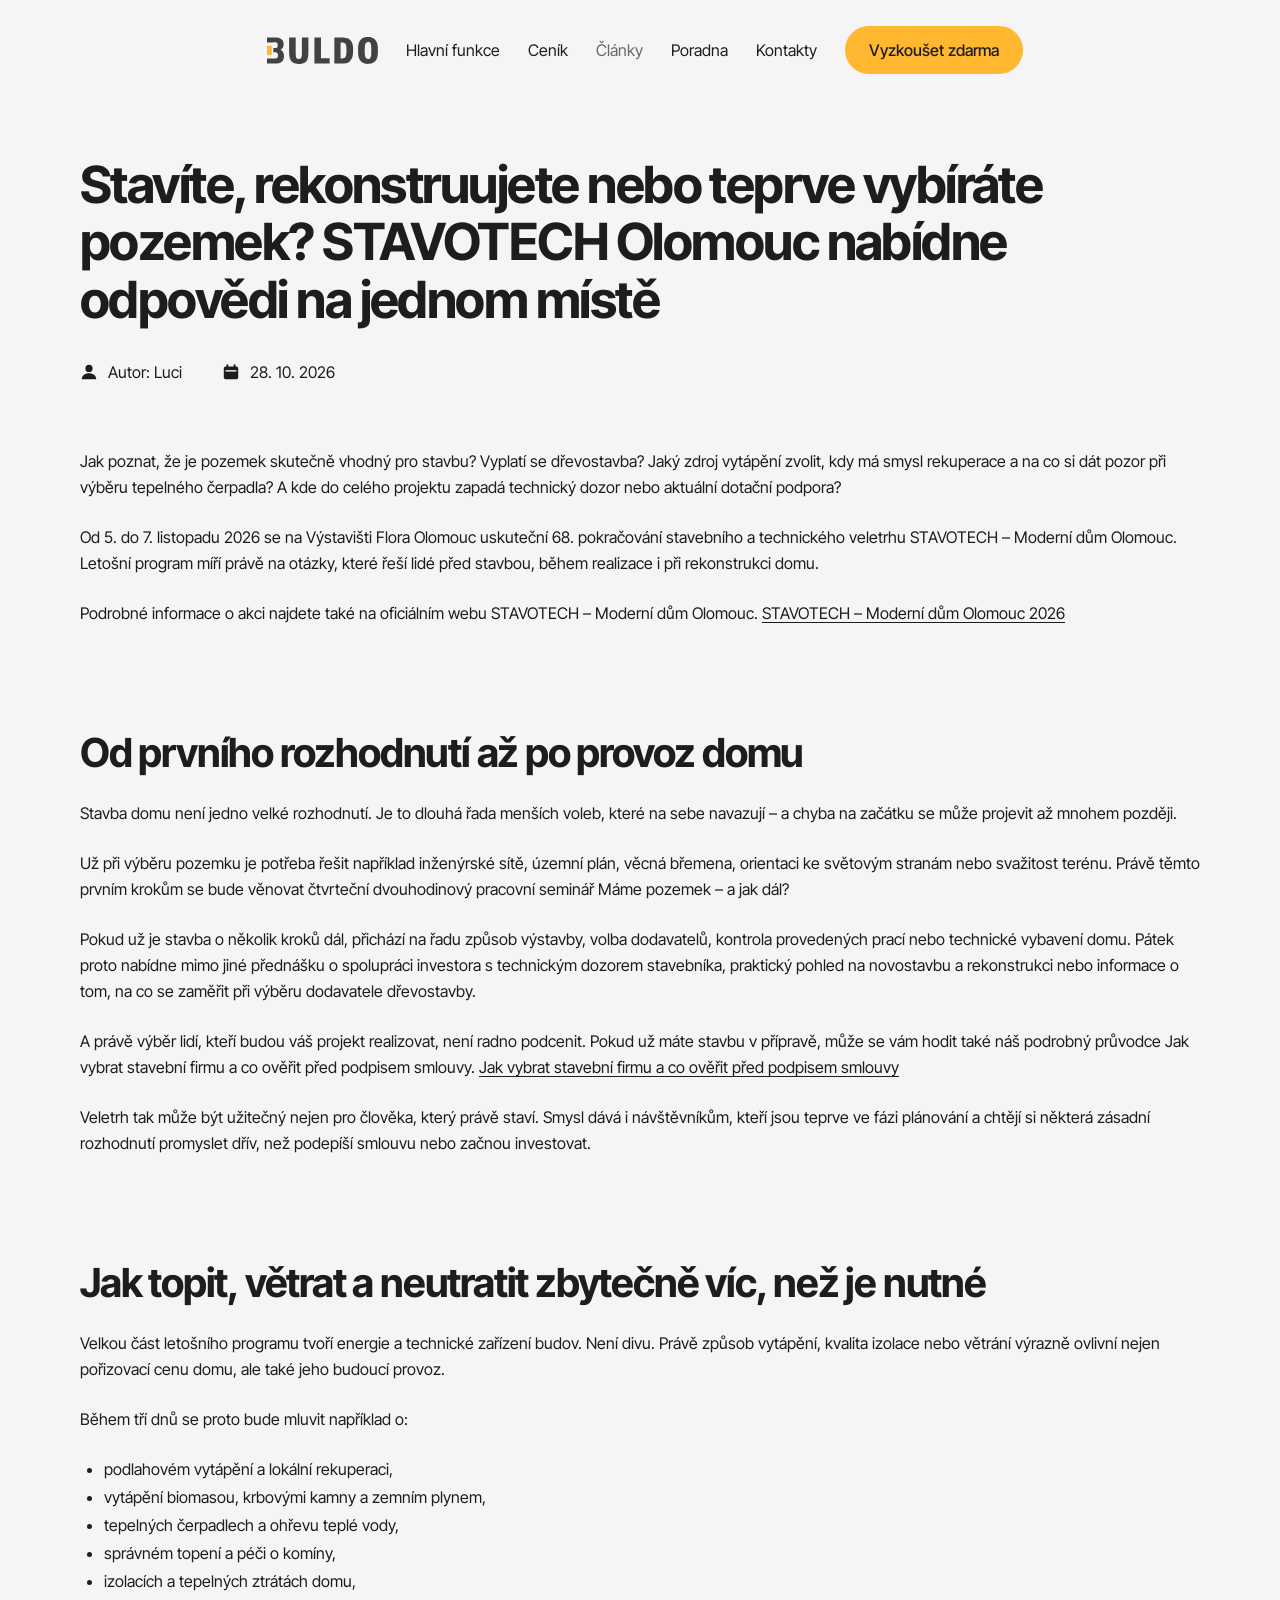
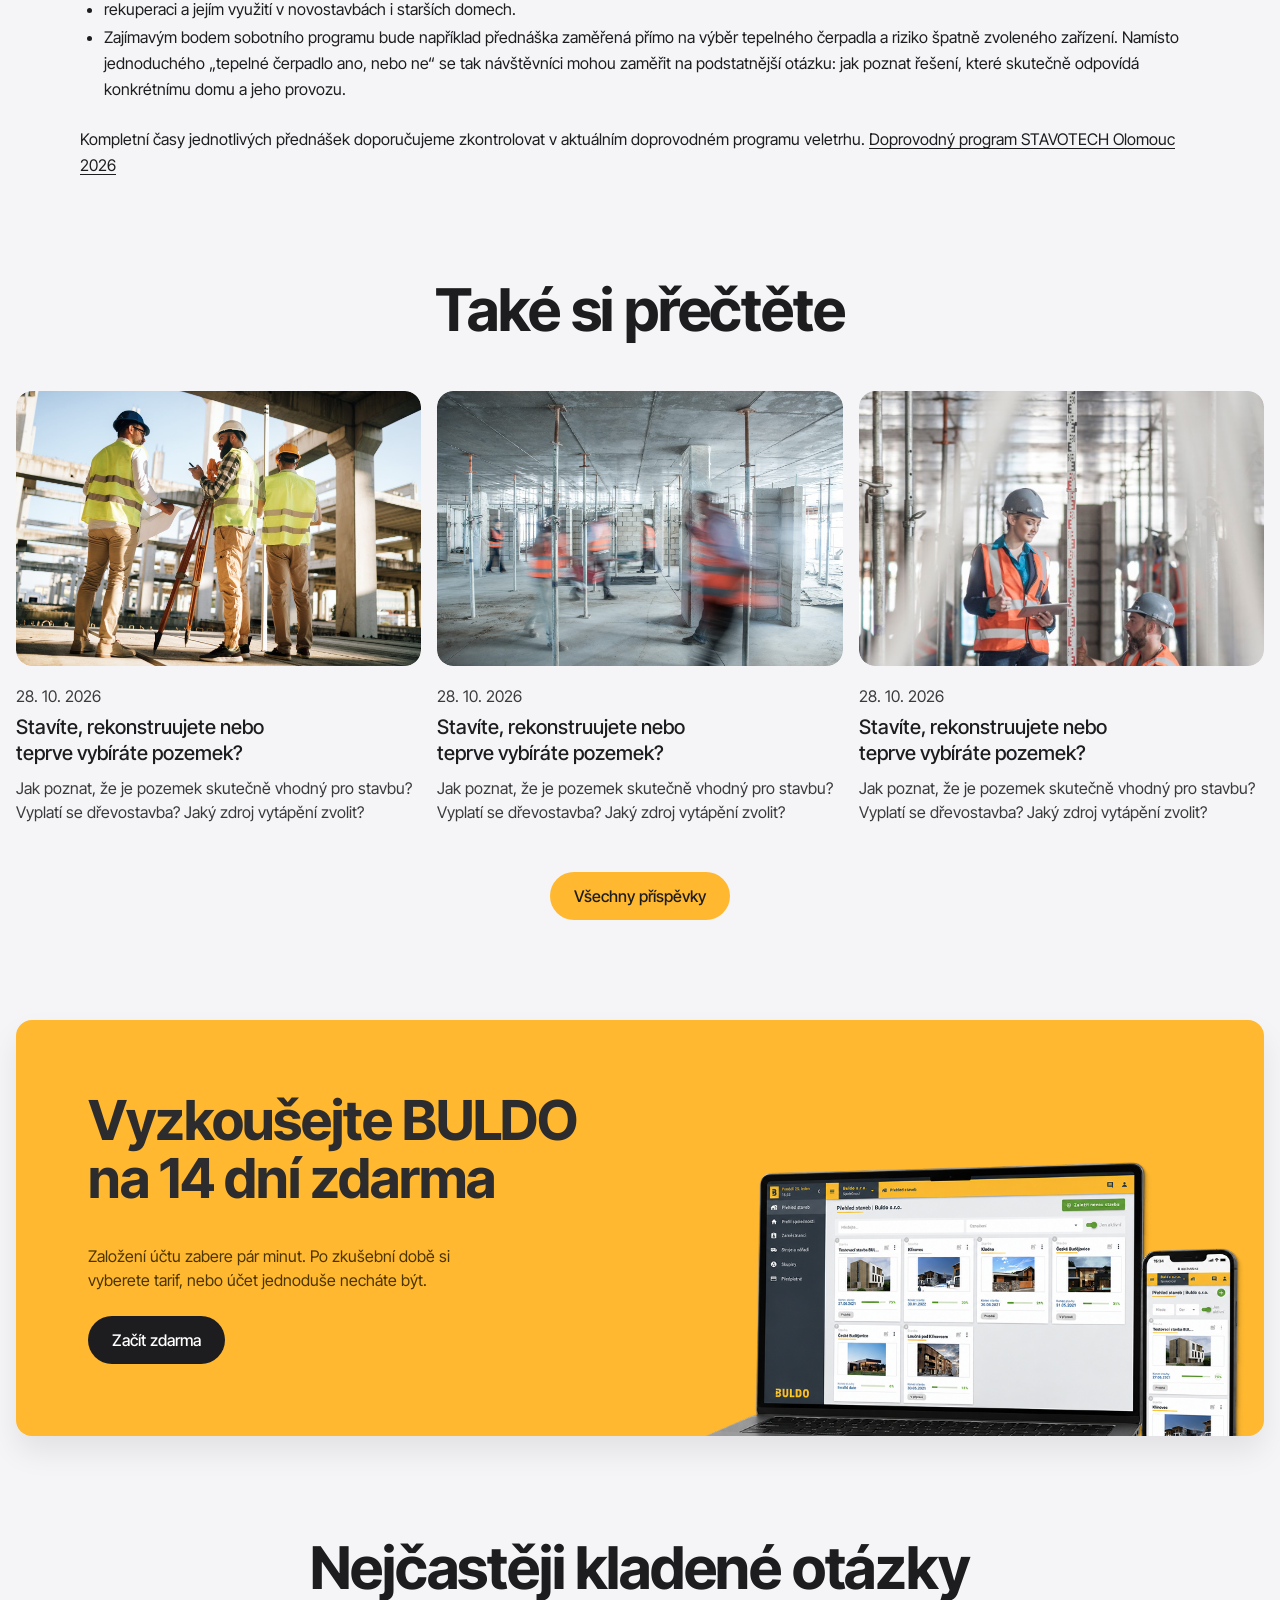
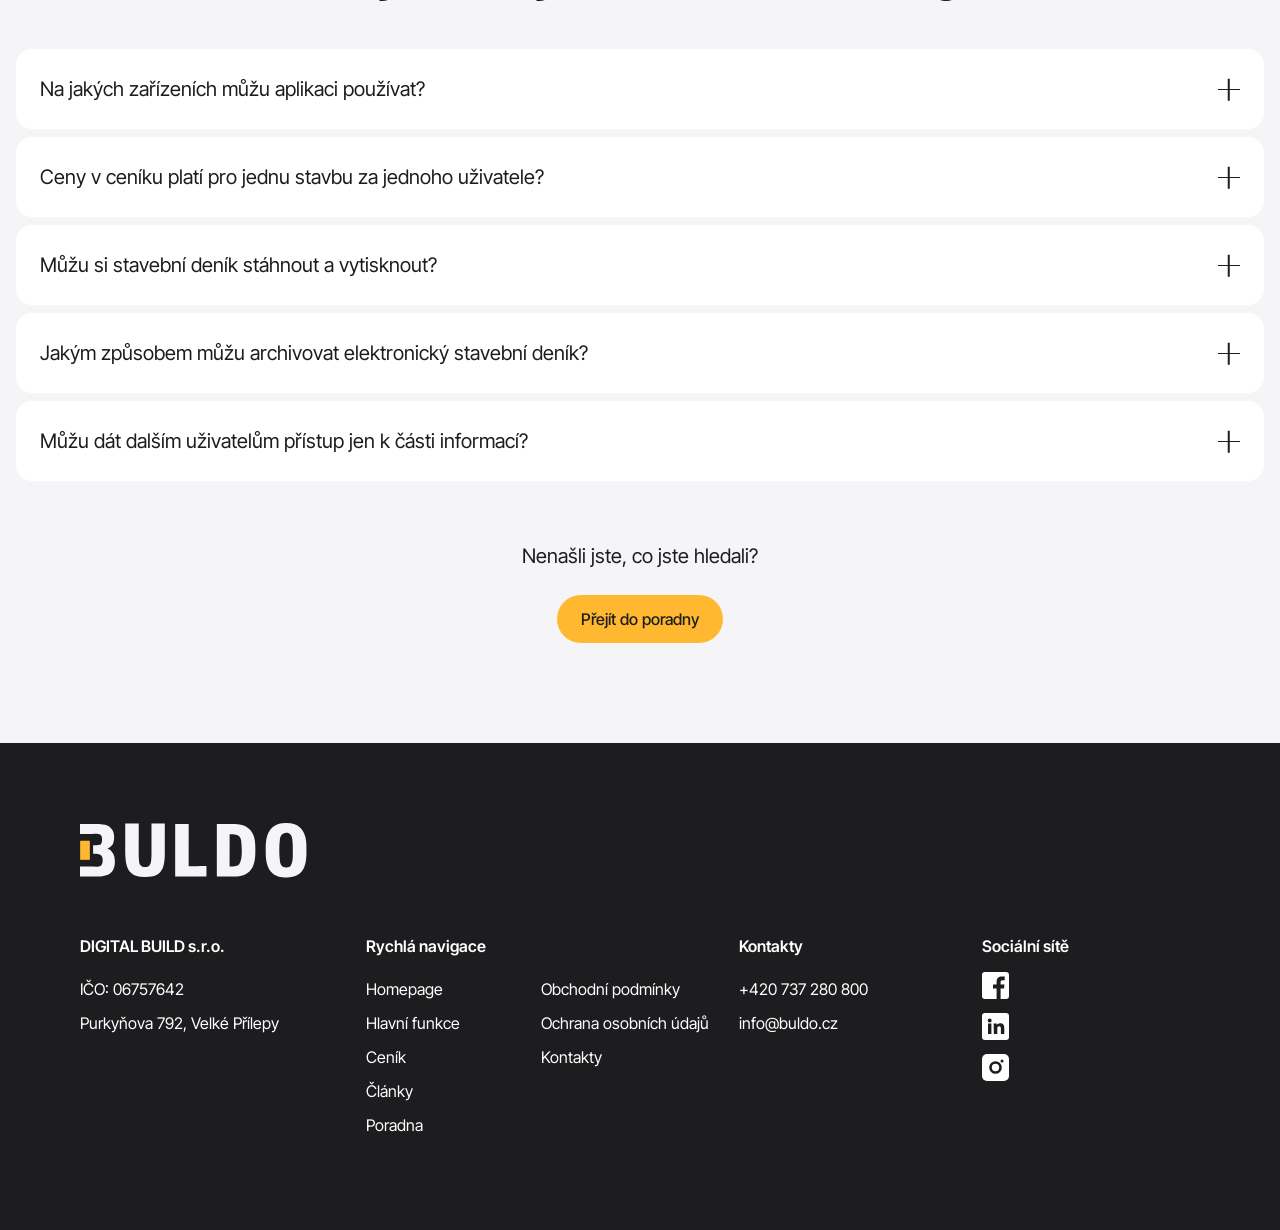
<file: clanek.html>
<!doctype html>
<html lang="cs">
<head>
<meta charset="utf-8">
<meta name="viewport" content="width=device-width, initial-scale=1">
<title>STAVOTECH Olomouc nabídne odpovědi na jednom místě | BULDO</title>
<meta name="description" content="Stavíte, rekonstruujete nebo teprve vybíráte pozemek? Program veletrhu STAVOTECH – Moderní dům Olomouc 2026.">
<link rel="icon" href="assets/svg/favicon.svg" type="image/svg+xml">
<link rel="preconnect" href="https://fonts.googleapis.com">
<link rel="preconnect" href="https://fonts.gstatic.com" crossorigin>
<link rel="stylesheet" href="https://fonts.googleapis.com/css2?family=Inter+Tight:wght@400;500;600;700&display=swap">
<link rel="stylesheet" href="assets/css/style.css?v=202611031956">
</head>
<body>
<header class="site-header header-light">
  <nav class="nav" aria-label="Hlavní menu">
    <a class="nav-logo" href="index.html" aria-label="BULDO, úvodní stránka"><img class="" src="assets/svg/logo-grey.svg" alt="BULDO" width="110" height="27"></a>
    <ul class="nav-links"><li><a href="index.html#funkce">Hlavní funkce</a></li><li><a href="index.html#cenik">Ceník</a></li><li><a href="clanky.html" aria-current="page">Články</a></li><li><a href="poradna.html">Poradna</a></li><li><a href="kontakt.html">Kontakty</a></li></ul>
    <a class="btn btn-yellow" href="https://app.buldo.cz/register">Vyzkoušet zdarma</a>
    <button class="nav-burger" type="button" aria-label="Otevřít menu" aria-expanded="false" aria-controls="mobile-menu"><span></span></button>
  </nav>
  <div class="mobile-menu" id="mobile-menu"><a href="index.html#funkce">Hlavní funkce</a><a href="index.html#cenik">Ceník</a><a href="clanky.html">Články</a><a href="poradna.html">Poradna</a><a href="kontakt.html">Kontakty</a><a class="btn btn-yellow" href="https://app.buldo.cz/register">Vyzkoušet zdarma</a></div>
</header>
<main>
<article class="post">
  <h1>Stavíte, rekonstruujete nebo teprve vybíráte pozemek? STAVOTECH Olomouc nabídne odpovědi na jednom místě</h1>
  <div class="post-meta"><span><svg viewBox="0 0 20 20" aria-hidden="true"><circle cx="10" cy="6" r="4" fill="#1D1D1F"/><path d="M2 18c0-4 3.6-6.5 8-6.5s8 2.5 8 6.5z" fill="#1D1D1F"/></svg>Autor: Luci</span><span><svg viewBox="0 0 20 20" aria-hidden="true"><rect x="2" y="4" width="16" height="14" rx="2" fill="#1D1D1F"/><rect x="5" y="1.5" width="2" height="4" rx="1" fill="#1D1D1F"/><rect x="13" y="1.5" width="2" height="4" rx="1" fill="#1D1D1F"/><rect x="4" y="8" width="12" height="1.5" fill="#fff"/></svg><time datetime="2026-10-28">28. 10. 2026</time></span></div>
  <div class="post-body">
    <p>Jak poznat, že je pozemek skutečně vhodný pro stavbu? Vyplatí se dřevostavba? Jaký zdroj vytápění zvolit, kdy má smysl rekuperace a na co si dát pozor při výběru tepelného čerpadla? A kde do celého projektu zapadá technický dozor nebo aktuální dotační podpora?</p>
    <p>Od 5. do 7. listopadu 2026 se na Výstavišti Flora Olomouc uskuteční 68. pokračování stavebního a technického veletrhu STAVOTECH – Moderní dům Olomouc. Letošní program míří právě na otázky, které řeší lidé před stavbou, během realizace i při rekonstrukci domu.</p>
    <p>Podrobné informace o akci najdete také na oficiálním webu STAVOTECH – Moderní dům Olomouc. <a href="#">STAVOTECH – Moderní dům Olomouc 2026</a></p>
    <h2>Od prvního rozhodnutí až po provoz domu</h2>
    <p>Stavba domu není jedno velké rozhodnutí. Je to dlouhá řada menších voleb, které na sebe navazují – a chyba na začátku se může projevit až mnohem později.</p>
    <p>Už při výběru pozemku je potřeba řešit například inženýrské sítě, územní plán, věcná břemena, orientaci ke světovým stranám nebo svažitost terénu. Právě těmto prvním krokům se bude věnovat čtvrteční dvouhodinový pracovní seminář Máme pozemek – a jak dál?</p>
    <p>Pokud už je stavba o několik kroků dál, přichází na řadu způsob výstavby, volba dodavatelů, kontrola provedených prací nebo technické vybavení domu. Pátek proto nabídne mimo jiné přednášku o spolupráci investora s technickým dozorem stavebníka, praktický pohled na novostavbu a rekonstrukci nebo informace o tom, na co se zaměřit při výběru dodavatele dřevostavby.</p>
    <p>A právě výběr lidí, kteří budou váš projekt realizovat, není radno podcenit. Pokud už máte stavbu v přípravě, může se vám hodit také náš podrobný průvodce Jak vybrat stavební firmu a co ověřit před podpisem smlouvy. <a href="#">Jak vybrat stavební firmu a co ověřit před podpisem smlouvy</a></p>
    <p>Veletrh tak může být užitečný nejen pro člověka, který právě staví. Smysl dává i návštěvníkům, kteří jsou teprve ve fázi plánování a chtějí si některá zásadní rozhodnutí promyslet dřív, než podepíší smlouvu nebo začnou investovat.</p>
    <h2>Jak topit, větrat a neutratit zbytečně víc, než je nutné</h2>
    <p>Velkou část letošního programu tvoří energie a technické zařízení budov. Není divu. Právě způsob vytápění, kvalita izolace nebo větrání výrazně ovlivní nejen pořizovací cenu domu, ale také jeho budoucí provoz.</p>
    <p>Během tří dnů se proto bude mluvit například o:</p>
    <ul>
      <li>podlahovém vytápění a lokální rekuperaci,</li>
      <li>vytápění biomasou, krbovými kamny a zemním plynem,</li>
      <li>tepelných čerpadlech a ohřevu teplé vody,</li>
      <li>správném topení a péči o komíny,</li>
      <li>izolacích a tepelných ztrátách domu,</li>
      <li>rekuperaci a jejím využití v novostavbách i starších domech.</li>
      <li>Zajímavým bodem sobotního programu bude například přednáška zaměřená přímo na výběr tepelného čerpadla a riziko špatně zvoleného zařízení. Namísto jednoduchého „tepelné čerpadlo ano, nebo ne“ se tak návštěvníci mohou zaměřit na podstatnější otázku: jak poznat řešení, které skutečně odpovídá konkrétnímu domu a jeho provozu.</li>
    </ul>
    <p>Kompletní časy jednotlivých přednášek doporučujeme zkontrolovat v aktuálním doprovodném programu veletrhu. <a href="#">Doprovodný program STAVOTECH Olomouc 2026</a></p>
  </div>
</article>
<section class="articles" aria-labelledby="also-title">
  <h2 class="h-section" id="also-title">Také si přečtěte</h2>
  <div class="article-grid"><a class="acard" href="clanek.html">
  <div class="img"><img src="assets/img/clanek-1.jpg" alt="Stavbyvedoucí a geodet na stavbě" width="458" height="275" loading="lazy"></div>
  <time datetime="2026-10-28">28. 10. 2026</time>
  <h3>Stavíte, rekonstruujete nebo teprve vybíráte pozemek?</h3>
  <p>Jak poznat, že je pozemek skutečně vhodný pro stavbu? Vyplatí se dřevostavba? Jaký zdroj vytápění zvolit?</p>
</a><a class="acard" href="clanek.html">
  <div class="img"><img src="assets/img/clanek-2.jpg" alt="Dělníci na stavbě v pohybu" width="458" height="275" loading="lazy"></div>
  <time datetime="2026-10-28">28. 10. 2026</time>
  <h3>Stavíte, rekonstruujete nebo teprve vybíráte pozemek?</h3>
  <p>Jak poznat, že je pozemek skutečně vhodný pro stavbu? Vyplatí se dřevostavba? Jaký zdroj vytápění zvolit?</p>
</a><a class="acard" href="clanek.html">
  <div class="img"><img src="assets/img/clanek-3.jpg" alt="Stavbyvedoucí s tabletem kontroluje měření" width="458" height="275" loading="lazy"></div>
  <time datetime="2026-10-28">28. 10. 2026</time>
  <h3>Stavíte, rekonstruujete nebo teprve vybíráte pozemek?</h3>
  <p>Jak poznat, že je pozemek skutečně vhodný pro stavbu? Vyplatí se dřevostavba? Jaký zdroj vytápění zvolit?</p>
</a></div>
  <a class="btn btn-yellow" href="clanky.html">Všechny příspěvky</a>
</section>
<section class="trial reveal" aria-labelledby="trial-title">
  <div>
    <h2 id="trial-title">Vyzkoušejte BULDO<br>na 14 dní zdarma</h2>
    <p>Založení účtu zabere pár minut. Po zkušební době si<br class="br-d"> vyberete tarif, nebo účet jednoduše necháte být.</p>
    <a class="btn btn-dark" href="https://app.buldo.cz/register">Začít zdarma</a>
  </div>
  <div class="trial-img"><img src="assets/img/app-mockup.png" alt="Aplikace BULDO na notebooku a v mobilu" width="871" height="463" loading="lazy"></div>
</section>
<section class="faq" aria-labelledby="faq-title">
  <h2 class="h-section" id="faq-title">Nejčastěji kladené otázky</h2>
  <div class="acc"><details><summary>Na jakých zařízeních můžu aplikaci používat?<span class="plus" aria-hidden="true"></span></summary><div class="answer"><p>Na počítači, notebooku, tabletu i chytrém telefonu. BULDO je webová aplikace, takže nic nestahujete ani neinstalujete. Přihlášení je chráněné dvoufázovým ověřením.</p></div></details>
<details><summary>Ceny v ceníku platí pro jednu stavbu za jednoho uživatele?<span class="plus" aria-hidden="true"></span></summary><div class="answer"><p>Ne. U tarifů Basic, Standard a Profi platíte za aktivního uživatele, ne za stavbu. Počet staveb je ve všech tarifech neomezený. Profi+ má jednu cenu za celý účet pro 40 až 100 uživatelů.</p></div></details>
<details><summary>Můžu si stavební deník stáhnout a vytisknout?<span class="plus" aria-hidden="true"></span></summary><div class="answer"><p>Ano. Celý deník nebo jen jeho část vyexportujete do PDF a můžete ho vytisknout. Pod každým podepsaným zápisem je uvedeno, kdo ho podepsal: jméno, funkce a společnost. Postup najdete v Poradně v části Export a tisk stavebního deníku.</p></div></details>
<details><summary>Jakým způsobem můžu archivovat elektronický stavební deník?<span class="plus" aria-hidden="true"></span></summary><div class="answer"><p>Deník můžete vyexportovat do PDF, případně vytisknout a uložit v papírové podobě. Stavbu lze také přepnout do režimu Archivovat: data zůstanou v cloudu a stavbu můžete později znovu aktivovat. Tlačítko Archivovat stavbu je na profilu stavby vlevo dole pod mapou.</p></div></details>
<details><summary>Můžu dát dalším uživatelům přístup jen k části informací?<span class="plus" aria-hidden="true"></span></summary><div class="answer"><p>Ano. Každému uživateli stavby nastavíte konkrétní práva, takže vidí a upravuje jen to, co potřebuje. Postup je v Poradně v části Uživatelé stavby.</p></div></details></div>
  <div class="faq-more"><p>Nenašli jste, co jste hledali?</p><a class="btn btn-yellow" href="poradna.html">Přejít do poradny</a></div>
</section>
</main>
<footer class="footer">
  <div class="footer-inner">
    <a class="footer-logo" href="index.html" aria-label="BULDO"><img src="assets/svg/logo-white.svg" alt="BULDO" width="228" height="56"></a>
    <div class="footer-grid">
      <div><h4>DIGITAL BUILD s.r.o.</h4><p>IČO: 06757642</p><p>Purkyňova 792, Velké Přílepy</p></div>
      <div class="nav-cols"><h4>Rychlá navigace</h4>
        <ul><li><a href="index.html">Homepage</a></li><li><a href="index.html#funkce">Hlavní funkce</a></li><li><a href="index.html#cenik">Ceník</a></li><li><a href="clanky.html">Články</a></li><li><a href="poradna.html">Poradna</a></li></ul>
        <ul><li><a href="#">Obchodní podmínky</a></li><li><a href="#">Ochrana osobních údajů</a></li><li><a href="kontakt.html">Kontakty</a></li></ul>
      </div>
      <div><h4>Kontakty</h4><p><a href="tel:+420737280800">+420 737 280 800</a></p><p><a href="mailto:info@buldo.cz">info@buldo.cz</a></p></div>
      <div><h4>Sociální sítě</h4><div class="socials"><a href="#" aria-label="Facebook"><svg viewBox="0 0 27 27"><rect width="27" height="27" rx="3" fill="#fff"/><path fill="#1D1D1F" d="M18.6 27V16.6h3.4l.5-4h-3.9v-2.5c0-1.2.3-1.9 2-1.9h2.1V4.6a28 28 0 00-3-.2c-3 0-5.1 1.8-5.1 5.2v3H11v4h3.6V27z"/></svg></a><a href="#" aria-label="LinkedIn"><svg viewBox="0 0 27 27"><rect width="27" height="27" rx="3" fill="#fff"/><path fill="#1D1D1F" d="M6 10.5h3.4V21H6zM7.7 5.5a2 2 0 110 4 2 2 0 010-4zM11.6 10.5h3.2v1.4h.1c.5-.9 1.6-1.7 3.3-1.7 3.5 0 4.1 2.3 4.1 5.2V21h-3.4v-5c0-1.2 0-2.7-1.7-2.7s-1.9 1.3-1.9 2.6V21h-3.4z"/></svg></a><a href="#" aria-label="Instagram"><svg viewBox="0 0 27 27"><rect width="27" height="27" rx="5" fill="#fff"/><circle cx="13.5" cy="13.5" r="5" fill="none" stroke="#1D1D1F" stroke-width="2.6"/><circle cx="20" cy="7" r="1.5" fill="#1D1D1F"/></svg></a></div></div>
    </div>
  </div>
</footer>
<script src="assets/js/main.js?v=202611031956" defer></script>
</body>
</html>
</file>
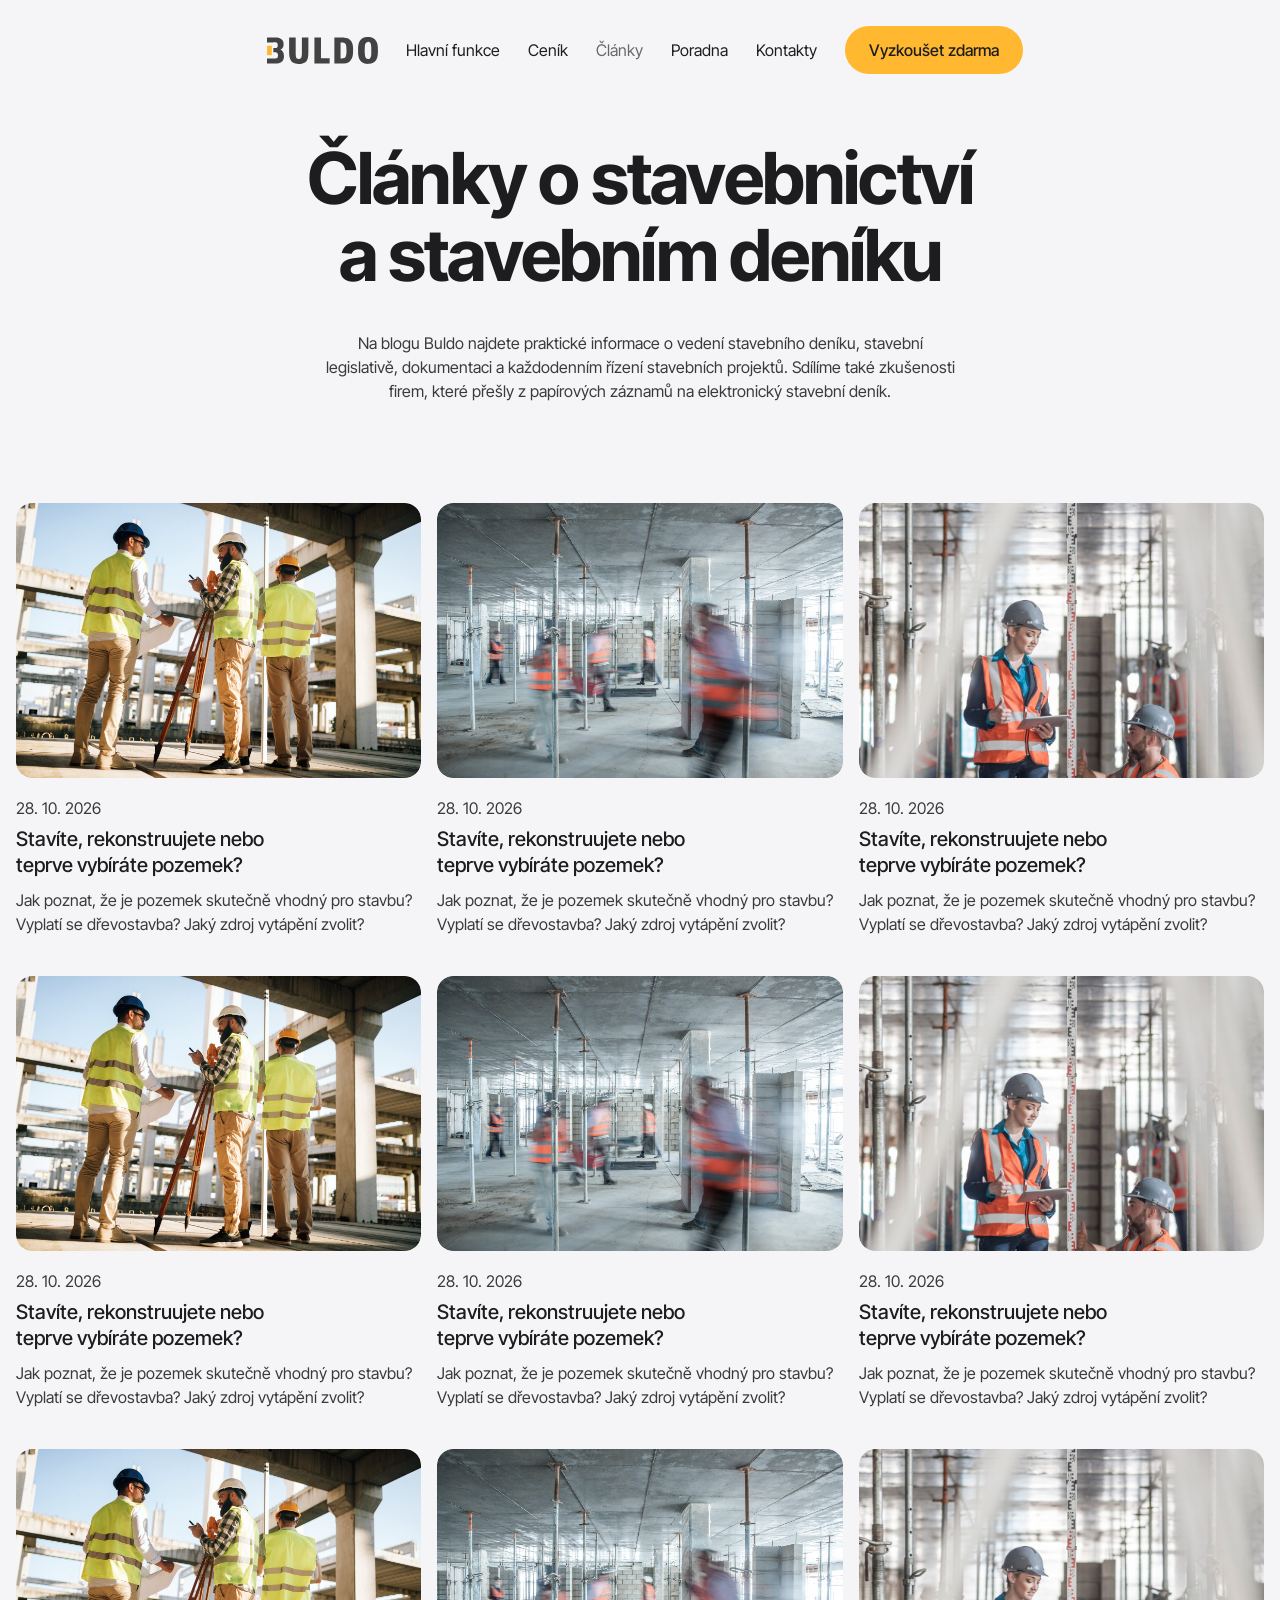
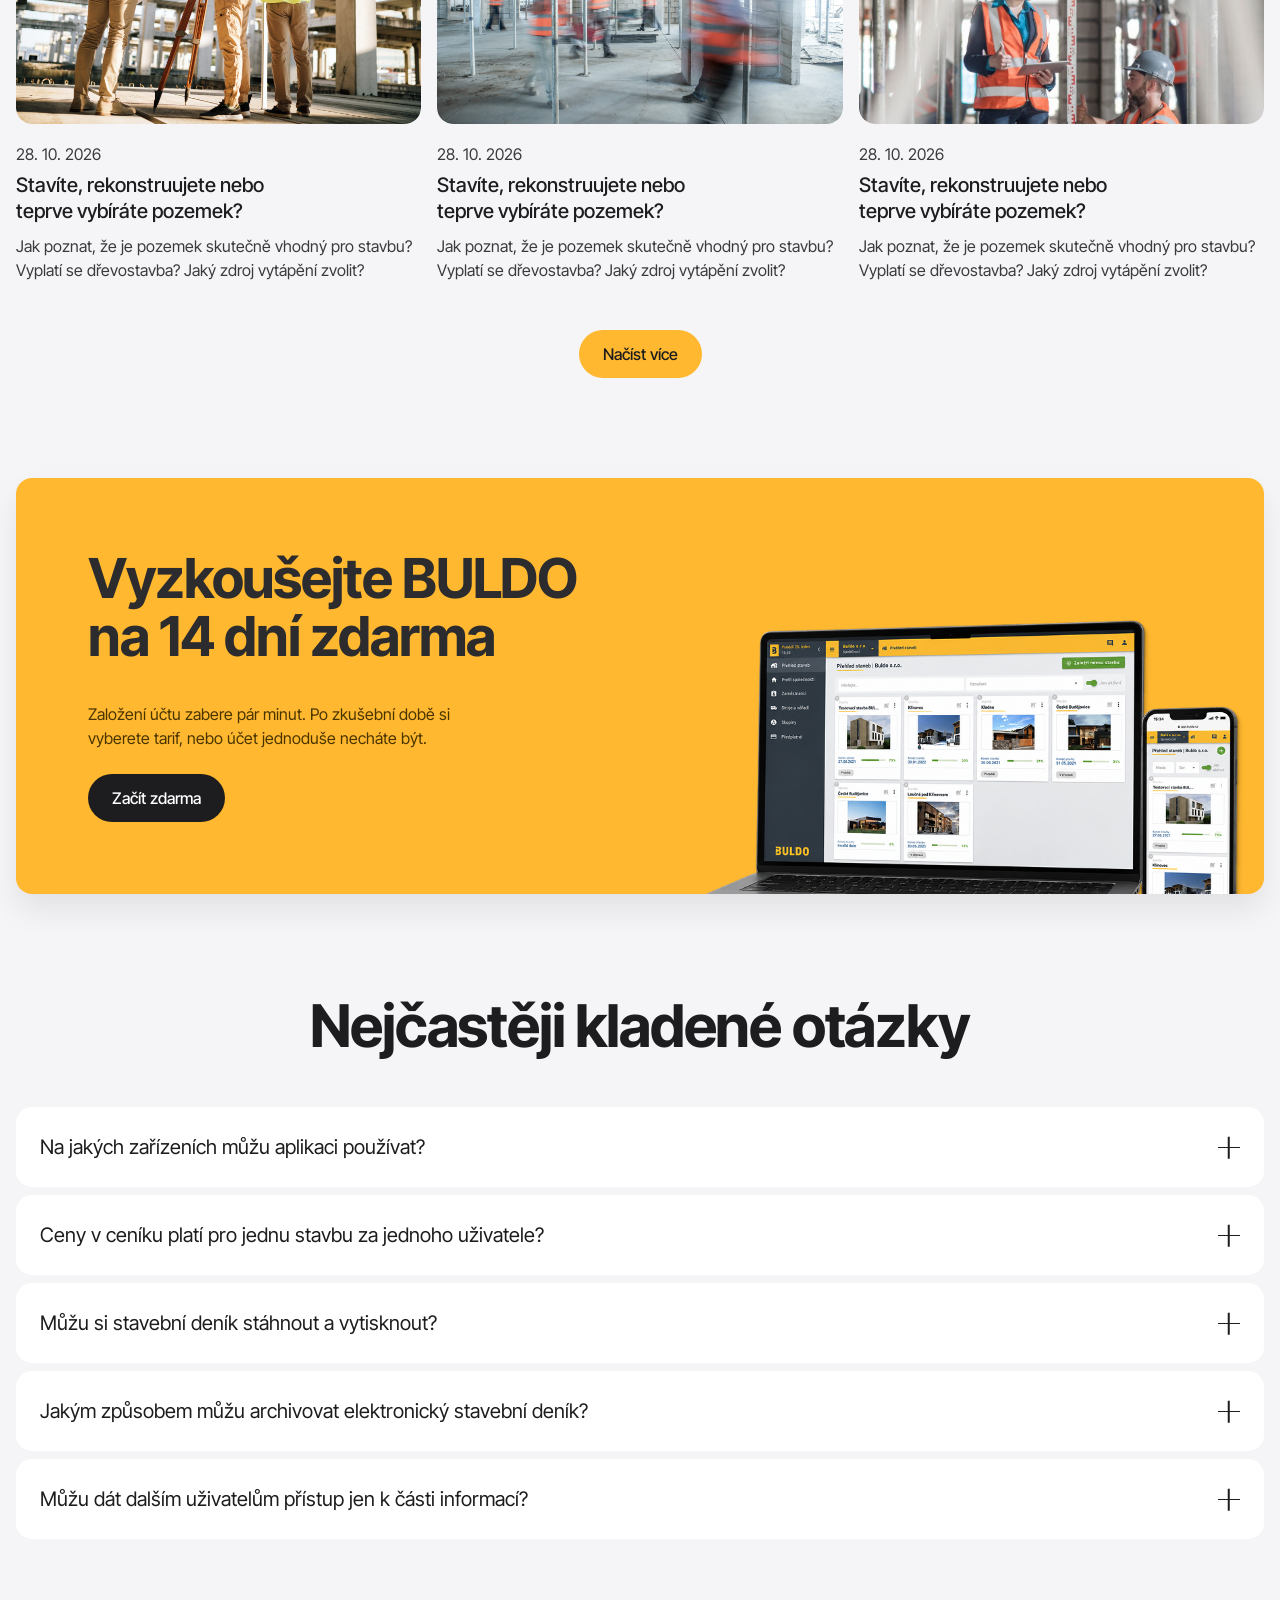
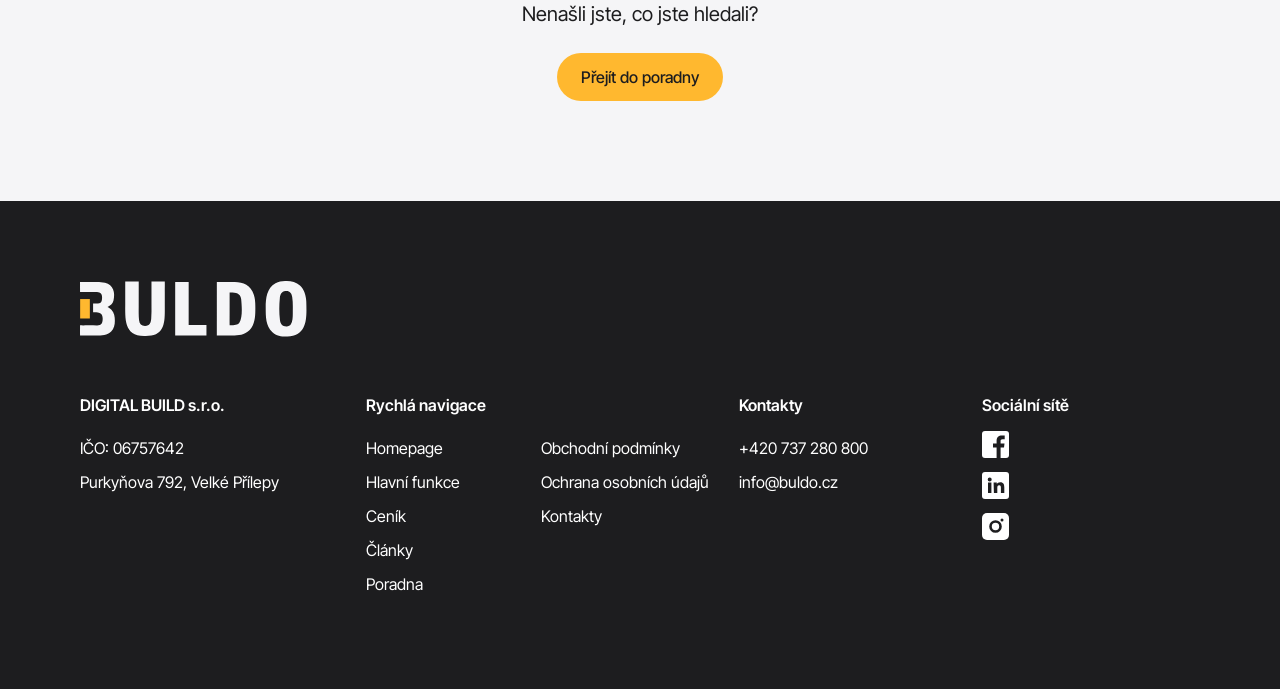
<file: clanky.html>
<!doctype html>
<html lang="cs">
<head>
<meta charset="utf-8">
<meta name="viewport" content="width=device-width, initial-scale=1">
<title>Články o stavebnictví a stavebním deníku | BULDO</title>
<meta name="description" content="Praktické informace o vedení stavebního deníku, stavební legislativě a řízení stavebních projektů.">
<link rel="icon" href="assets/svg/favicon.svg" type="image/svg+xml">
<link rel="preconnect" href="https://fonts.googleapis.com">
<link rel="preconnect" href="https://fonts.gstatic.com" crossorigin>
<link rel="stylesheet" href="https://fonts.googleapis.com/css2?family=Inter+Tight:wght@400;500;600;700&display=swap">
<link rel="stylesheet" href="assets/css/style.css?v=202611031956">
</head>
<body>
<header class="site-header header-light">
  <nav class="nav" aria-label="Hlavní menu">
    <a class="nav-logo" href="index.html" aria-label="BULDO, úvodní stránka"><img class="" src="assets/svg/logo-grey.svg" alt="BULDO" width="110" height="27"></a>
    <ul class="nav-links"><li><a href="index.html#funkce">Hlavní funkce</a></li><li><a href="index.html#cenik">Ceník</a></li><li><a href="clanky.html" aria-current="page">Články</a></li><li><a href="poradna.html">Poradna</a></li><li><a href="kontakt.html">Kontakty</a></li></ul>
    <a class="btn btn-yellow" href="https://app.buldo.cz/register">Vyzkoušet zdarma</a>
    <button class="nav-burger" type="button" aria-label="Otevřít menu" aria-expanded="false" aria-controls="mobile-menu"><span></span></button>
  </nav>
  <div class="mobile-menu" id="mobile-menu"><a href="index.html#funkce">Hlavní funkce</a><a href="index.html#cenik">Ceník</a><a href="clanky.html">Články</a><a href="poradna.html">Poradna</a><a href="kontakt.html">Kontakty</a><a class="btn btn-yellow" href="https://app.buldo.cz/register">Vyzkoušet zdarma</a></div>
</header>
<main>
<section class="page-hero">
  <h1>Články o stavebnictví<br>a stavebním deníku</h1>
  <p>Na blogu Buldo najdete praktické informace o vedení stavebního deníku, stavební legislativě, dokumentaci a každodenním řízení stavebních projektů. Sdílíme také zkušenosti firem, které přešly z papírových záznamů na elektronický stavební deník.</p>
</section>
<section class="listing" aria-label="Seznam článků">
  <div class="article-grid"><a class="acard" href="clanek.html">
  <div class="img"><img src="assets/img/clanek-1.jpg" alt="Stavbyvedoucí a geodet na stavbě" width="458" height="275" loading="lazy"></div>
  <time datetime="2026-10-28">28. 10. 2026</time>
  <h3>Stavíte, rekonstruujete nebo teprve vybíráte pozemek?</h3>
  <p>Jak poznat, že je pozemek skutečně vhodný pro stavbu? Vyplatí se dřevostavba? Jaký zdroj vytápění zvolit?</p>
</a><a class="acard" href="clanek.html">
  <div class="img"><img src="assets/img/clanek-2.jpg" alt="Dělníci na stavbě v pohybu" width="458" height="275" loading="lazy"></div>
  <time datetime="2026-10-28">28. 10. 2026</time>
  <h3>Stavíte, rekonstruujete nebo teprve vybíráte pozemek?</h3>
  <p>Jak poznat, že je pozemek skutečně vhodný pro stavbu? Vyplatí se dřevostavba? Jaký zdroj vytápění zvolit?</p>
</a><a class="acard" href="clanek.html">
  <div class="img"><img src="assets/img/clanek-3.jpg" alt="Stavbyvedoucí s tabletem kontroluje měření" width="458" height="275" loading="lazy"></div>
  <time datetime="2026-10-28">28. 10. 2026</time>
  <h3>Stavíte, rekonstruujete nebo teprve vybíráte pozemek?</h3>
  <p>Jak poznat, že je pozemek skutečně vhodný pro stavbu? Vyplatí se dřevostavba? Jaký zdroj vytápění zvolit?</p>
</a><a class="acard" href="clanek.html">
  <div class="img"><img src="assets/img/clanek-1.jpg" alt="Stavbyvedoucí a geodet na stavbě" width="458" height="275" loading="lazy"></div>
  <time datetime="2026-10-28">28. 10. 2026</time>
  <h3>Stavíte, rekonstruujete nebo teprve vybíráte pozemek?</h3>
  <p>Jak poznat, že je pozemek skutečně vhodný pro stavbu? Vyplatí se dřevostavba? Jaký zdroj vytápění zvolit?</p>
</a><a class="acard" href="clanek.html">
  <div class="img"><img src="assets/img/clanek-2.jpg" alt="Dělníci na stavbě v pohybu" width="458" height="275" loading="lazy"></div>
  <time datetime="2026-10-28">28. 10. 2026</time>
  <h3>Stavíte, rekonstruujete nebo teprve vybíráte pozemek?</h3>
  <p>Jak poznat, že je pozemek skutečně vhodný pro stavbu? Vyplatí se dřevostavba? Jaký zdroj vytápění zvolit?</p>
</a><a class="acard" href="clanek.html">
  <div class="img"><img src="assets/img/clanek-3.jpg" alt="Stavbyvedoucí s tabletem kontroluje měření" width="458" height="275" loading="lazy"></div>
  <time datetime="2026-10-28">28. 10. 2026</time>
  <h3>Stavíte, rekonstruujete nebo teprve vybíráte pozemek?</h3>
  <p>Jak poznat, že je pozemek skutečně vhodný pro stavbu? Vyplatí se dřevostavba? Jaký zdroj vytápění zvolit?</p>
</a><a class="acard" href="clanek.html">
  <div class="img"><img src="assets/img/clanek-1.jpg" alt="Stavbyvedoucí a geodet na stavbě" width="458" height="275" loading="lazy"></div>
  <time datetime="2026-10-28">28. 10. 2026</time>
  <h3>Stavíte, rekonstruujete nebo teprve vybíráte pozemek?</h3>
  <p>Jak poznat, že je pozemek skutečně vhodný pro stavbu? Vyplatí se dřevostavba? Jaký zdroj vytápění zvolit?</p>
</a><a class="acard" href="clanek.html">
  <div class="img"><img src="assets/img/clanek-2.jpg" alt="Dělníci na stavbě v pohybu" width="458" height="275" loading="lazy"></div>
  <time datetime="2026-10-28">28. 10. 2026</time>
  <h3>Stavíte, rekonstruujete nebo teprve vybíráte pozemek?</h3>
  <p>Jak poznat, že je pozemek skutečně vhodný pro stavbu? Vyplatí se dřevostavba? Jaký zdroj vytápění zvolit?</p>
</a><a class="acard" href="clanek.html">
  <div class="img"><img src="assets/img/clanek-3.jpg" alt="Stavbyvedoucí s tabletem kontroluje měření" width="458" height="275" loading="lazy"></div>
  <time datetime="2026-10-28">28. 10. 2026</time>
  <h3>Stavíte, rekonstruujete nebo teprve vybíráte pozemek?</h3>
  <p>Jak poznat, že je pozemek skutečně vhodný pro stavbu? Vyplatí se dřevostavba? Jaký zdroj vytápění zvolit?</p>
</a><a class="acard is-hidden" href="clanek.html">
  <div class="img"><img src="assets/img/clanek-1.jpg" alt="Stavbyvedoucí a geodet na stavbě" width="458" height="275" loading="lazy"></div>
  <time datetime="2026-10-28">28. 10. 2026</time>
  <h3>Stavíte, rekonstruujete nebo teprve vybíráte pozemek?</h3>
  <p>Jak poznat, že je pozemek skutečně vhodný pro stavbu? Vyplatí se dřevostavba? Jaký zdroj vytápění zvolit?</p>
</a><a class="acard is-hidden" href="clanek.html">
  <div class="img"><img src="assets/img/clanek-2.jpg" alt="Dělníci na stavbě v pohybu" width="458" height="275" loading="lazy"></div>
  <time datetime="2026-10-28">28. 10. 2026</time>
  <h3>Stavíte, rekonstruujete nebo teprve vybíráte pozemek?</h3>
  <p>Jak poznat, že je pozemek skutečně vhodný pro stavbu? Vyplatí se dřevostavba? Jaký zdroj vytápění zvolit?</p>
</a><a class="acard is-hidden" href="clanek.html">
  <div class="img"><img src="assets/img/clanek-3.jpg" alt="Stavbyvedoucí s tabletem kontroluje měření" width="458" height="275" loading="lazy"></div>
  <time datetime="2026-10-28">28. 10. 2026</time>
  <h3>Stavíte, rekonstruujete nebo teprve vybíráte pozemek?</h3>
  <p>Jak poznat, že je pozemek skutečně vhodný pro stavbu? Vyplatí se dřevostavba? Jaký zdroj vytápění zvolit?</p>
</a></div>
  <button class="btn btn-yellow more-btn" type="button" data-more>Načíst více</button>
</section>
<section class="trial reveal" aria-labelledby="trial-title">
  <div>
    <h2 id="trial-title">Vyzkoušejte BULDO<br>na 14 dní zdarma</h2>
    <p>Založení účtu zabere pár minut. Po zkušební době si<br class="br-d"> vyberete tarif, nebo účet jednoduše necháte být.</p>
    <a class="btn btn-dark" href="https://app.buldo.cz/register">Začít zdarma</a>
  </div>
  <div class="trial-img"><img src="assets/img/app-mockup.png" alt="Aplikace BULDO na notebooku a v mobilu" width="871" height="463" loading="lazy"></div>
</section>
<section class="faq" aria-labelledby="faq-title">
  <h2 class="h-section" id="faq-title">Nejčastěji kladené otázky</h2>
  <div class="acc"><details><summary>Na jakých zařízeních můžu aplikaci používat?<span class="plus" aria-hidden="true"></span></summary><div class="answer"><p>Na počítači, notebooku, tabletu i chytrém telefonu. BULDO je webová aplikace, takže nic nestahujete ani neinstalujete. Přihlášení je chráněné dvoufázovým ověřením.</p></div></details>
<details><summary>Ceny v ceníku platí pro jednu stavbu za jednoho uživatele?<span class="plus" aria-hidden="true"></span></summary><div class="answer"><p>Ne. U tarifů Basic, Standard a Profi platíte za aktivního uživatele, ne za stavbu. Počet staveb je ve všech tarifech neomezený. Profi+ má jednu cenu za celý účet pro 40 až 100 uživatelů.</p></div></details>
<details><summary>Můžu si stavební deník stáhnout a vytisknout?<span class="plus" aria-hidden="true"></span></summary><div class="answer"><p>Ano. Celý deník nebo jen jeho část vyexportujete do PDF a můžete ho vytisknout. Pod každým podepsaným zápisem je uvedeno, kdo ho podepsal: jméno, funkce a společnost. Postup najdete v Poradně v části Export a tisk stavebního deníku.</p></div></details>
<details><summary>Jakým způsobem můžu archivovat elektronický stavební deník?<span class="plus" aria-hidden="true"></span></summary><div class="answer"><p>Deník můžete vyexportovat do PDF, případně vytisknout a uložit v papírové podobě. Stavbu lze také přepnout do režimu Archivovat: data zůstanou v cloudu a stavbu můžete později znovu aktivovat. Tlačítko Archivovat stavbu je na profilu stavby vlevo dole pod mapou.</p></div></details>
<details><summary>Můžu dát dalším uživatelům přístup jen k části informací?<span class="plus" aria-hidden="true"></span></summary><div class="answer"><p>Ano. Každému uživateli stavby nastavíte konkrétní práva, takže vidí a upravuje jen to, co potřebuje. Postup je v Poradně v části Uživatelé stavby.</p></div></details></div>
  <div class="faq-more"><p>Nenašli jste, co jste hledali?</p><a class="btn btn-yellow" href="poradna.html">Přejít do poradny</a></div>
</section>
</main>
<footer class="footer">
  <div class="footer-inner">
    <a class="footer-logo" href="index.html" aria-label="BULDO"><img src="assets/svg/logo-white.svg" alt="BULDO" width="228" height="56"></a>
    <div class="footer-grid">
      <div><h4>DIGITAL BUILD s.r.o.</h4><p>IČO: 06757642</p><p>Purkyňova 792, Velké Přílepy</p></div>
      <div class="nav-cols"><h4>Rychlá navigace</h4>
        <ul><li><a href="index.html">Homepage</a></li><li><a href="index.html#funkce">Hlavní funkce</a></li><li><a href="index.html#cenik">Ceník</a></li><li><a href="clanky.html">Články</a></li><li><a href="poradna.html">Poradna</a></li></ul>
        <ul><li><a href="#">Obchodní podmínky</a></li><li><a href="#">Ochrana osobních údajů</a></li><li><a href="kontakt.html">Kontakty</a></li></ul>
      </div>
      <div><h4>Kontakty</h4><p><a href="tel:+420737280800">+420 737 280 800</a></p><p><a href="mailto:info@buldo.cz">info@buldo.cz</a></p></div>
      <div><h4>Sociální sítě</h4><div class="socials"><a href="#" aria-label="Facebook"><svg viewBox="0 0 27 27"><rect width="27" height="27" rx="3" fill="#fff"/><path fill="#1D1D1F" d="M18.6 27V16.6h3.4l.5-4h-3.9v-2.5c0-1.2.3-1.9 2-1.9h2.1V4.6a28 28 0 00-3-.2c-3 0-5.1 1.8-5.1 5.2v3H11v4h3.6V27z"/></svg></a><a href="#" aria-label="LinkedIn"><svg viewBox="0 0 27 27"><rect width="27" height="27" rx="3" fill="#fff"/><path fill="#1D1D1F" d="M6 10.5h3.4V21H6zM7.7 5.5a2 2 0 110 4 2 2 0 010-4zM11.6 10.5h3.2v1.4h.1c.5-.9 1.6-1.7 3.3-1.7 3.5 0 4.1 2.3 4.1 5.2V21h-3.4v-5c0-1.2 0-2.7-1.7-2.7s-1.9 1.3-1.9 2.6V21h-3.4z"/></svg></a><a href="#" aria-label="Instagram"><svg viewBox="0 0 27 27"><rect width="27" height="27" rx="5" fill="#fff"/><circle cx="13.5" cy="13.5" r="5" fill="none" stroke="#1D1D1F" stroke-width="2.6"/><circle cx="20" cy="7" r="1.5" fill="#1D1D1F"/></svg></a></div></div>
    </div>
  </div>
</footer>
<script src="assets/js/main.js?v=202611031956" defer></script>
</body>
</html>
</file>
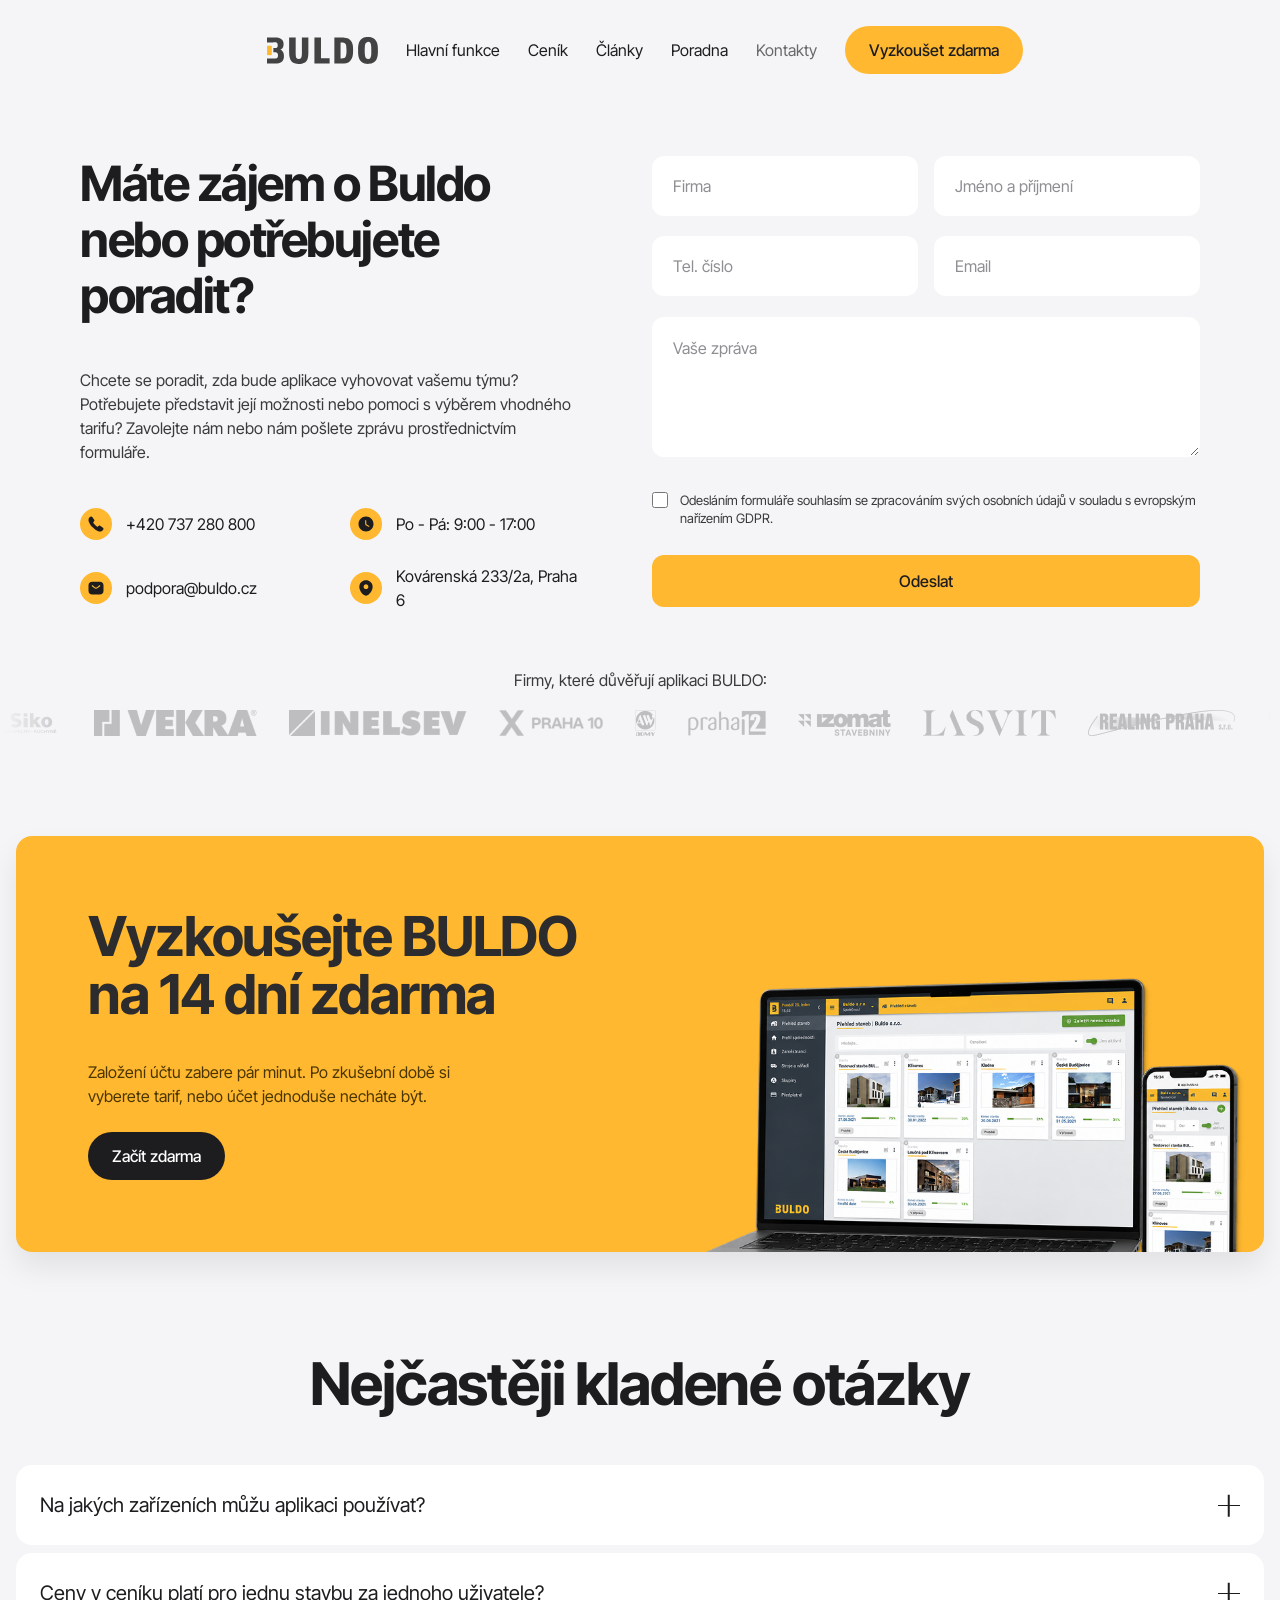
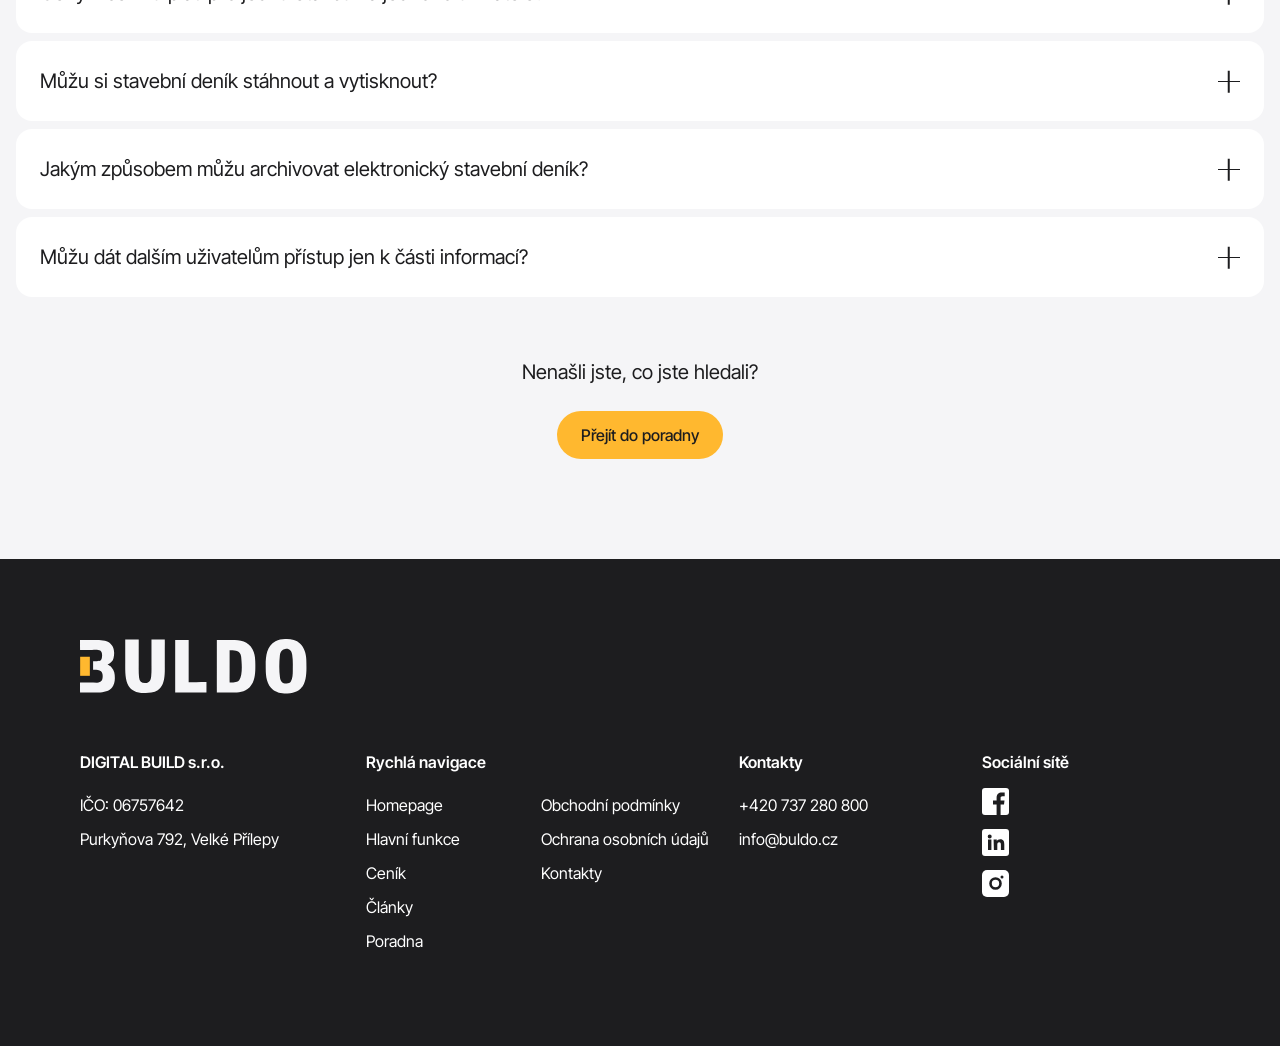
<file: kontakt.html>
<!doctype html>
<html lang="cs">
<head>
<meta charset="utf-8">
<meta name="viewport" content="width=device-width, initial-scale=1">
<title>Kontakty | BULDO</title>
<meta name="description" content="Máte zájem o BULDO nebo potřebujete poradit? Zavolejte nám nebo napište.">
<link rel="icon" href="assets/svg/favicon.svg" type="image/svg+xml">
<link rel="preconnect" href="https://fonts.googleapis.com">
<link rel="preconnect" href="https://fonts.gstatic.com" crossorigin>
<link rel="stylesheet" href="https://fonts.googleapis.com/css2?family=Inter+Tight:wght@400;500;600;700&display=swap">
<link rel="stylesheet" href="assets/css/style.css?v=202611031956">
</head>
<body>
<header class="site-header header-light">
  <nav class="nav" aria-label="Hlavní menu">
    <a class="nav-logo" href="index.html" aria-label="BULDO, úvodní stránka"><img class="" src="assets/svg/logo-grey.svg" alt="BULDO" width="110" height="27"></a>
    <ul class="nav-links"><li><a href="index.html#funkce">Hlavní funkce</a></li><li><a href="index.html#cenik">Ceník</a></li><li><a href="clanky.html">Články</a></li><li><a href="poradna.html">Poradna</a></li><li><a href="kontakt.html" aria-current="page">Kontakty</a></li></ul>
    <a class="btn btn-yellow" href="https://app.buldo.cz/register">Vyzkoušet zdarma</a>
    <button class="nav-burger" type="button" aria-label="Otevřít menu" aria-expanded="false" aria-controls="mobile-menu"><span></span></button>
  </nav>
  <div class="mobile-menu" id="mobile-menu"><a href="index.html#funkce">Hlavní funkce</a><a href="index.html#cenik">Ceník</a><a href="clanky.html">Články</a><a href="poradna.html">Poradna</a><a href="kontakt.html">Kontakty</a><a class="btn btn-yellow" href="https://app.buldo.cz/register">Vyzkoušet zdarma</a></div>
</header>
<main>
<section class="contact">
  <div>
    <h1>Máte zájem o Buldo nebo potřebujete poradit?</h1>
    <p class="contact-lead">Chcete se poradit, zda bude aplikace vyhovovat vašemu týmu? Potřebujete představit její možnosti nebo pomoci s výběrem vhodného tarifu? Zavolejte nám nebo nám pošlete zprávu prostřednictvím formuláře.</p>
    <div class="contact-info">
      <a href="tel:+420737280800"><img class="ci" src="assets/svg/ikony/kontakt-telefon.svg" alt="" width="32" height="32">+420 737 280 800</a>
      <span><img class="ci" src="assets/svg/ikony/kontakt-cas.svg" alt="" width="32" height="32">Po - Pá: 9:00 - 17:00</span>
      <a href="mailto:podpora@buldo.cz"><img class="ci" src="assets/svg/ikony/kontakt-email.svg" alt="" width="32" height="32">podpora@buldo.cz</a>
      <span><img class="ci" src="assets/svg/ikony/kontakt-adresa.svg" alt="" width="32" height="32">Kovárenská 233/2a, Praha 6</span>
    </div>
  </div>
  <form class="form" id="contact-form" novalidate>
    <div class="field"><label class="sr-only" for="f-firma">Firma</label><input id="f-firma" name="firma" placeholder="Firma" autocomplete="organization"></div>
    <div class="field"><label class="sr-only" for="f-jmeno">Jméno a příjmení</label><input id="f-jmeno" name="jmeno" placeholder="Jméno a příjmení" autocomplete="name" required></div>
    <div class="field"><label class="sr-only" for="f-tel">Tel. číslo</label><input id="f-tel" name="telefon" type="tel" placeholder="Tel. číslo" autocomplete="tel"></div>
    <div class="field"><label class="sr-only" for="f-email">Email</label><input id="f-email" name="email" type="email" placeholder="Email" autocomplete="email" required></div>
    <div class="field full"><label class="sr-only" for="f-zprava">Vaše zpráva</label><textarea id="f-zprava" name="zprava" placeholder="Vaše zpráva"></textarea></div>
    <label class="consent"><input type="checkbox" name="souhlas" required>Odesláním formuláře souhlasím se zpracováním svých osobních údajů v souladu s evropským nařízením GDPR.</label>
    <button class="btn btn-yellow" type="submit">Odeslat</button>
    <p class="form-msg" role="status"></p>
  </form>
</section>
<div class="contact-logos logos-on-light"><p>Firmy, které důvěřují aplikaci BULDO:</p><div class="marquee" aria-hidden="true"><div class="marquee-track"><img src="assets/img/logo-klient.png" alt="" loading="lazy"><img src="assets/img/logo-klient-1.png" alt="" loading="lazy"><img src="assets/img/logo-klient-2.png" alt="" loading="lazy"><img src="assets/img/logo-klient-3.png" alt="" loading="lazy"><img src="assets/img/logo-klient-4.png" alt="" loading="lazy"><img src="assets/img/logo-klient-5.png" alt="" loading="lazy"><img src="assets/img/logo-klient-6.png" alt="" loading="lazy"><img src="assets/img/logo-klient-7.png" alt="" loading="lazy"><img src="assets/img/logo-klient-8.png" alt="" loading="lazy"><img src="assets/img/logo-klient-9.png" alt="" loading="lazy"><img src="assets/img/logo-klient-10.png" alt="" loading="lazy"><img src="assets/img/logo-klient-11.png" alt="" loading="lazy"><img src="assets/img/logo-klient.png" alt="" loading="lazy"><img src="assets/img/logo-klient-1.png" alt="" loading="lazy"><img src="assets/img/logo-klient-2.png" alt="" loading="lazy"><img src="assets/img/logo-klient-3.png" alt="" loading="lazy"><img src="assets/img/logo-klient-4.png" alt="" loading="lazy"><img src="assets/img/logo-klient-5.png" alt="" loading="lazy"><img src="assets/img/logo-klient-6.png" alt="" loading="lazy"><img src="assets/img/logo-klient-7.png" alt="" loading="lazy"><img src="assets/img/logo-klient-8.png" alt="" loading="lazy"><img src="assets/img/logo-klient-9.png" alt="" loading="lazy"><img src="assets/img/logo-klient-10.png" alt="" loading="lazy"><img src="assets/img/logo-klient-11.png" alt="" loading="lazy"><img src="assets/img/logo-klient.png" alt="" loading="lazy"><img src="assets/img/logo-klient-1.png" alt="" loading="lazy"><img src="assets/img/logo-klient-2.png" alt="" loading="lazy"><img src="assets/img/logo-klient-3.png" alt="" loading="lazy"><img src="assets/img/logo-klient-4.png" alt="" loading="lazy"><img src="assets/img/logo-klient-5.png" alt="" loading="lazy"><img src="assets/img/logo-klient-6.png" alt="" loading="lazy"><img src="assets/img/logo-klient-7.png" alt="" loading="lazy"><img src="assets/img/logo-klient-8.png" alt="" loading="lazy"><img src="assets/img/logo-klient-9.png" alt="" loading="lazy"><img src="assets/img/logo-klient-10.png" alt="" loading="lazy"><img src="assets/img/logo-klient-11.png" alt="" loading="lazy"><img src="assets/img/logo-klient.png" alt="" loading="lazy"><img src="assets/img/logo-klient-1.png" alt="" loading="lazy"><img src="assets/img/logo-klient-2.png" alt="" loading="lazy"><img src="assets/img/logo-klient-3.png" alt="" loading="lazy"><img src="assets/img/logo-klient-4.png" alt="" loading="lazy"><img src="assets/img/logo-klient-5.png" alt="" loading="lazy"><img src="assets/img/logo-klient-6.png" alt="" loading="lazy"><img src="assets/img/logo-klient-7.png" alt="" loading="lazy"><img src="assets/img/logo-klient-8.png" alt="" loading="lazy"><img src="assets/img/logo-klient-9.png" alt="" loading="lazy"><img src="assets/img/logo-klient-10.png" alt="" loading="lazy"><img src="assets/img/logo-klient-11.png" alt="" loading="lazy"></div></div></div>
<section class="trial reveal" aria-labelledby="trial-title">
  <div>
    <h2 id="trial-title">Vyzkoušejte BULDO<br>na 14 dní zdarma</h2>
    <p>Založení účtu zabere pár minut. Po zkušební době si<br class="br-d"> vyberete tarif, nebo účet jednoduše necháte být.</p>
    <a class="btn btn-dark" href="https://app.buldo.cz/register">Začít zdarma</a>
  </div>
  <div class="trial-img"><img src="assets/img/app-mockup.png" alt="Aplikace BULDO na notebooku a v mobilu" width="871" height="463" loading="lazy"></div>
</section>
<section class="faq" aria-labelledby="faq-title">
  <h2 class="h-section" id="faq-title">Nejčastěji kladené otázky</h2>
  <div class="acc"><details><summary>Na jakých zařízeních můžu aplikaci používat?<span class="plus" aria-hidden="true"></span></summary><div class="answer"><p>Na počítači, notebooku, tabletu i chytrém telefonu. BULDO je webová aplikace, takže nic nestahujete ani neinstalujete. Přihlášení je chráněné dvoufázovým ověřením.</p></div></details>
<details><summary>Ceny v ceníku platí pro jednu stavbu za jednoho uživatele?<span class="plus" aria-hidden="true"></span></summary><div class="answer"><p>Ne. U tarifů Basic, Standard a Profi platíte za aktivního uživatele, ne za stavbu. Počet staveb je ve všech tarifech neomezený. Profi+ má jednu cenu za celý účet pro 40 až 100 uživatelů.</p></div></details>
<details><summary>Můžu si stavební deník stáhnout a vytisknout?<span class="plus" aria-hidden="true"></span></summary><div class="answer"><p>Ano. Celý deník nebo jen jeho část vyexportujete do PDF a můžete ho vytisknout. Pod každým podepsaným zápisem je uvedeno, kdo ho podepsal: jméno, funkce a společnost. Postup najdete v Poradně v části Export a tisk stavebního deníku.</p></div></details>
<details><summary>Jakým způsobem můžu archivovat elektronický stavební deník?<span class="plus" aria-hidden="true"></span></summary><div class="answer"><p>Deník můžete vyexportovat do PDF, případně vytisknout a uložit v papírové podobě. Stavbu lze také přepnout do režimu Archivovat: data zůstanou v cloudu a stavbu můžete později znovu aktivovat. Tlačítko Archivovat stavbu je na profilu stavby vlevo dole pod mapou.</p></div></details>
<details><summary>Můžu dát dalším uživatelům přístup jen k části informací?<span class="plus" aria-hidden="true"></span></summary><div class="answer"><p>Ano. Každému uživateli stavby nastavíte konkrétní práva, takže vidí a upravuje jen to, co potřebuje. Postup je v Poradně v části Uživatelé stavby.</p></div></details></div>
  <div class="faq-more"><p>Nenašli jste, co jste hledali?</p><a class="btn btn-yellow" href="poradna.html">Přejít do poradny</a></div>
</section>
</main>
<footer class="footer">
  <div class="footer-inner">
    <a class="footer-logo" href="index.html" aria-label="BULDO"><img src="assets/svg/logo-white.svg" alt="BULDO" width="228" height="56"></a>
    <div class="footer-grid">
      <div><h4>DIGITAL BUILD s.r.o.</h4><p>IČO: 06757642</p><p>Purkyňova 792, Velké Přílepy</p></div>
      <div class="nav-cols"><h4>Rychlá navigace</h4>
        <ul><li><a href="index.html">Homepage</a></li><li><a href="index.html#funkce">Hlavní funkce</a></li><li><a href="index.html#cenik">Ceník</a></li><li><a href="clanky.html">Články</a></li><li><a href="poradna.html">Poradna</a></li></ul>
        <ul><li><a href="#">Obchodní podmínky</a></li><li><a href="#">Ochrana osobních údajů</a></li><li><a href="kontakt.html">Kontakty</a></li></ul>
      </div>
      <div><h4>Kontakty</h4><p><a href="tel:+420737280800">+420 737 280 800</a></p><p><a href="mailto:info@buldo.cz">info@buldo.cz</a></p></div>
      <div><h4>Sociální sítě</h4><div class="socials"><a href="#" aria-label="Facebook"><svg viewBox="0 0 27 27"><rect width="27" height="27" rx="3" fill="#fff"/><path fill="#1D1D1F" d="M18.6 27V16.6h3.4l.5-4h-3.9v-2.5c0-1.2.3-1.9 2-1.9h2.1V4.6a28 28 0 00-3-.2c-3 0-5.1 1.8-5.1 5.2v3H11v4h3.6V27z"/></svg></a><a href="#" aria-label="LinkedIn"><svg viewBox="0 0 27 27"><rect width="27" height="27" rx="3" fill="#fff"/><path fill="#1D1D1F" d="M6 10.5h3.4V21H6zM7.7 5.5a2 2 0 110 4 2 2 0 010-4zM11.6 10.5h3.2v1.4h.1c.5-.9 1.6-1.7 3.3-1.7 3.5 0 4.1 2.3 4.1 5.2V21h-3.4v-5c0-1.2 0-2.7-1.7-2.7s-1.9 1.3-1.9 2.6V21h-3.4z"/></svg></a><a href="#" aria-label="Instagram"><svg viewBox="0 0 27 27"><rect width="27" height="27" rx="5" fill="#fff"/><circle cx="13.5" cy="13.5" r="5" fill="none" stroke="#1D1D1F" stroke-width="2.6"/><circle cx="20" cy="7" r="1.5" fill="#1D1D1F"/></svg></a></div></div>
    </div>
  </div>
</footer>
<script src="assets/js/main.js?v=202611031956" defer></script>
</body>
</html>
</file>
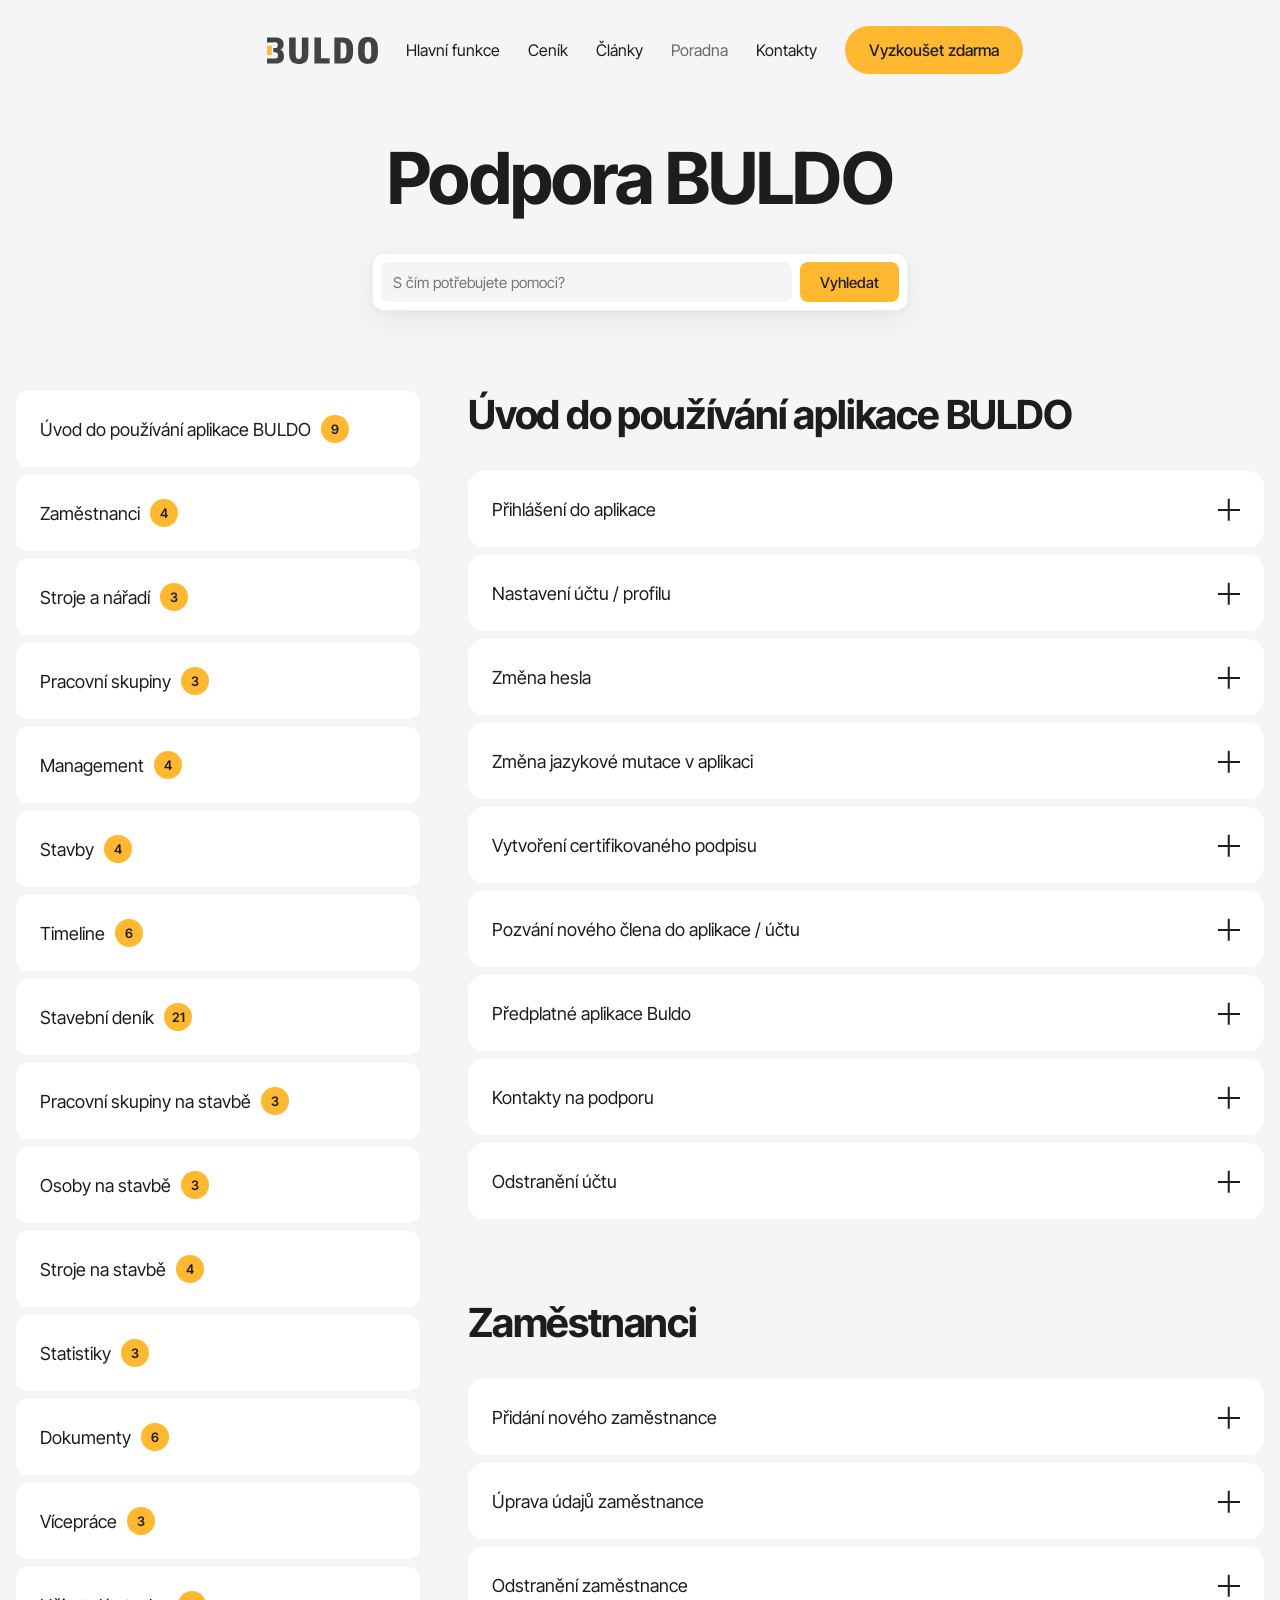
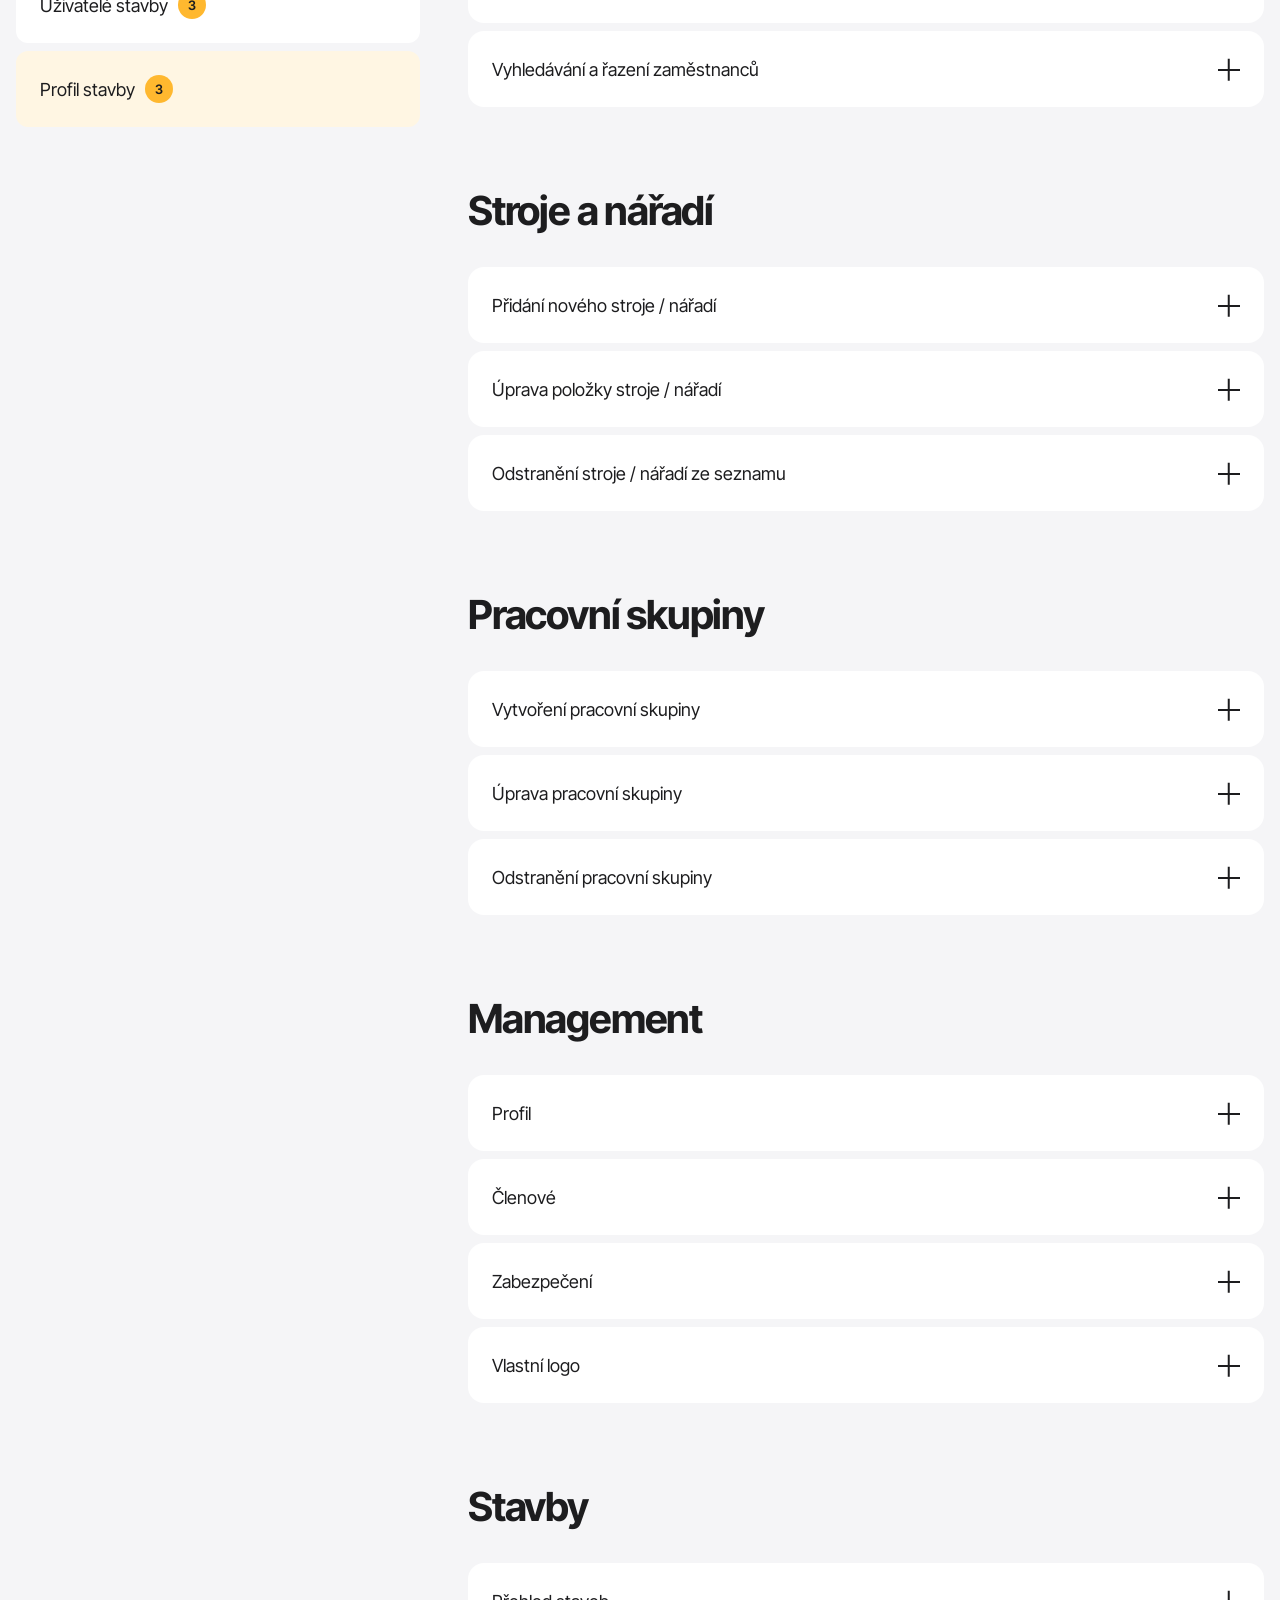
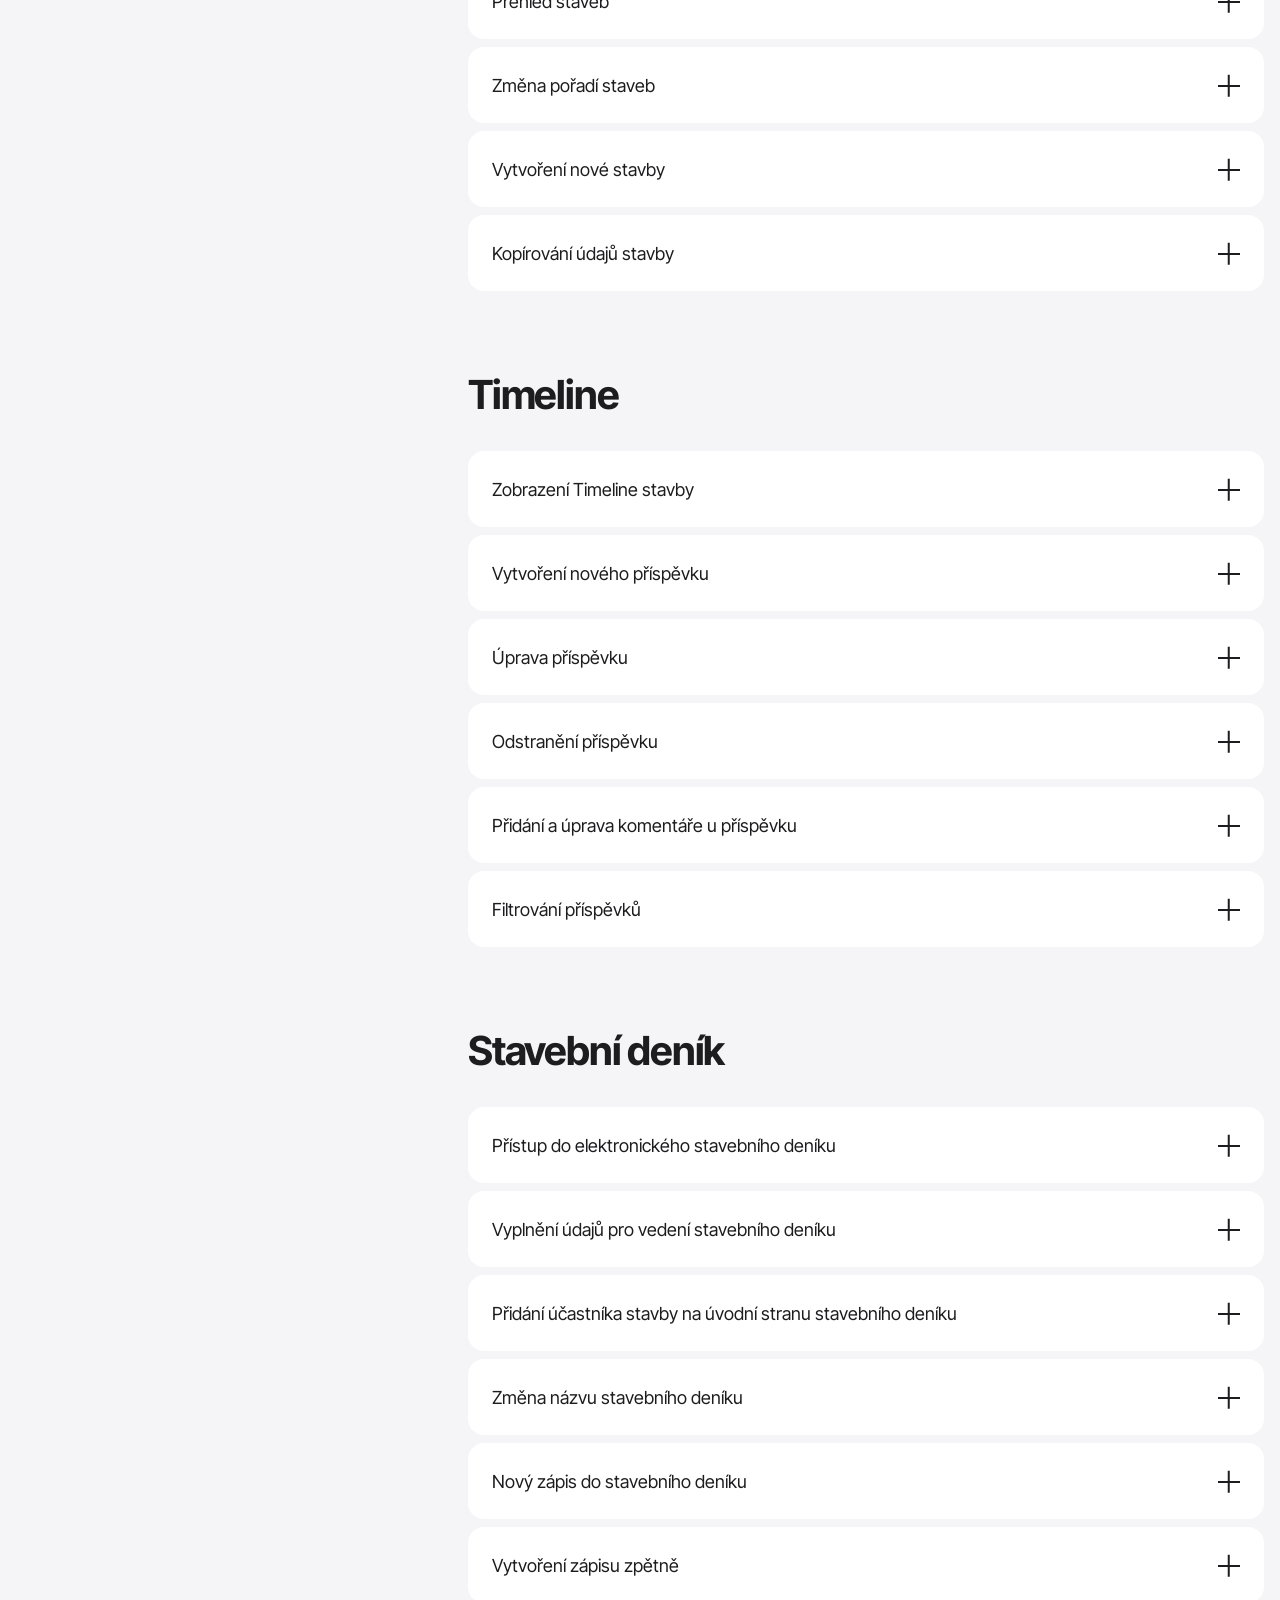
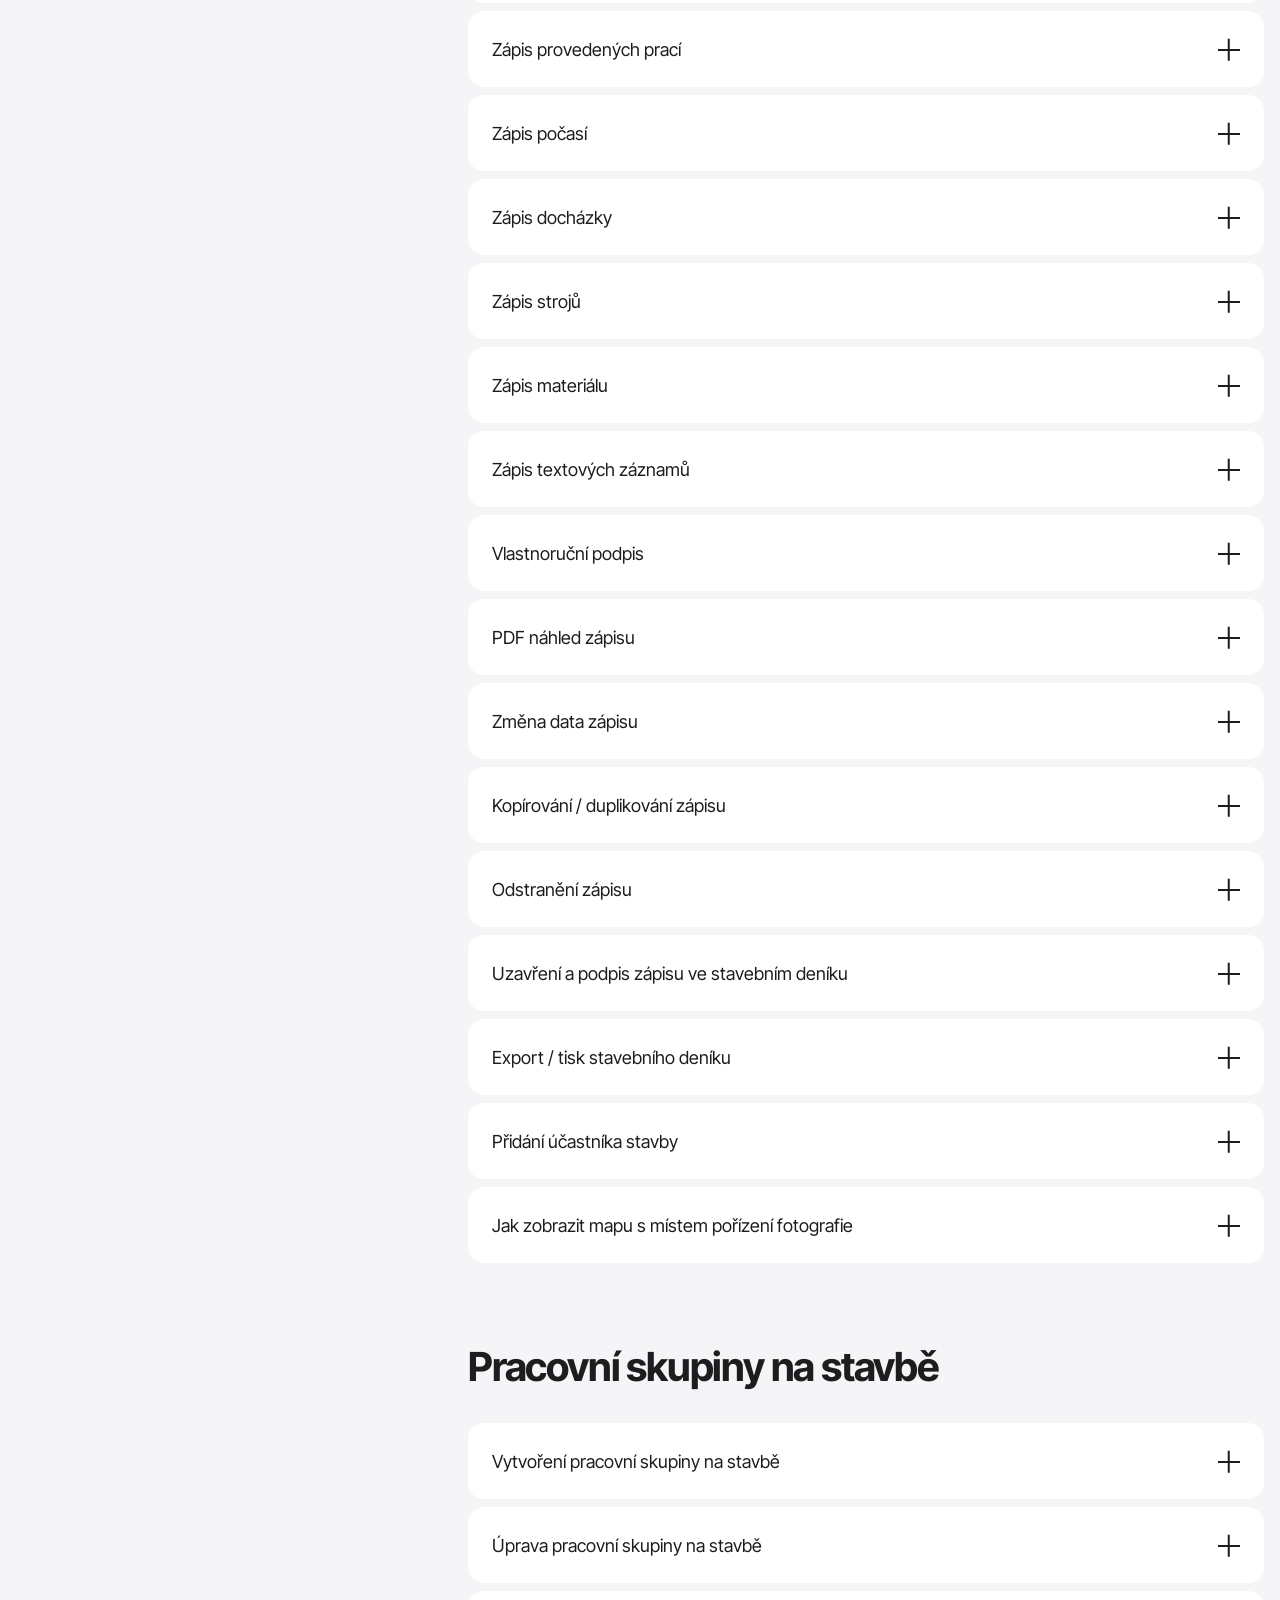
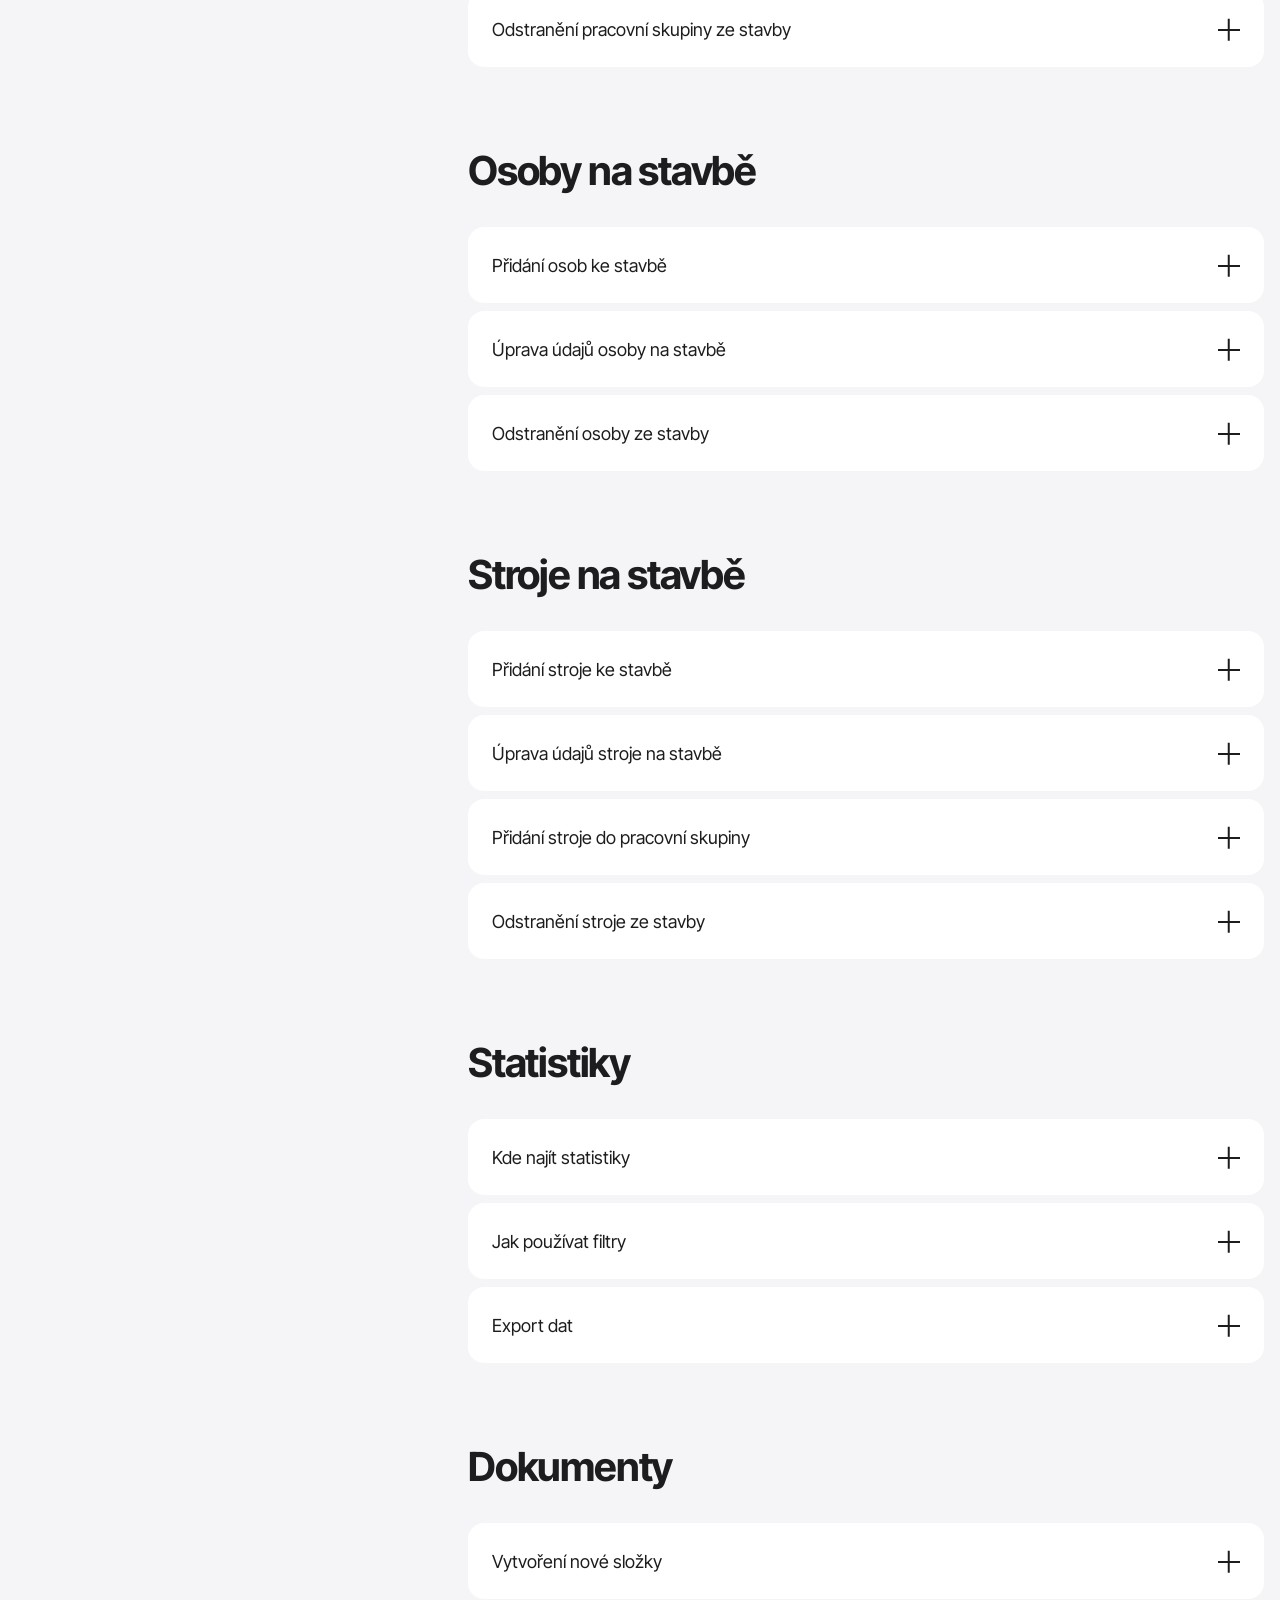
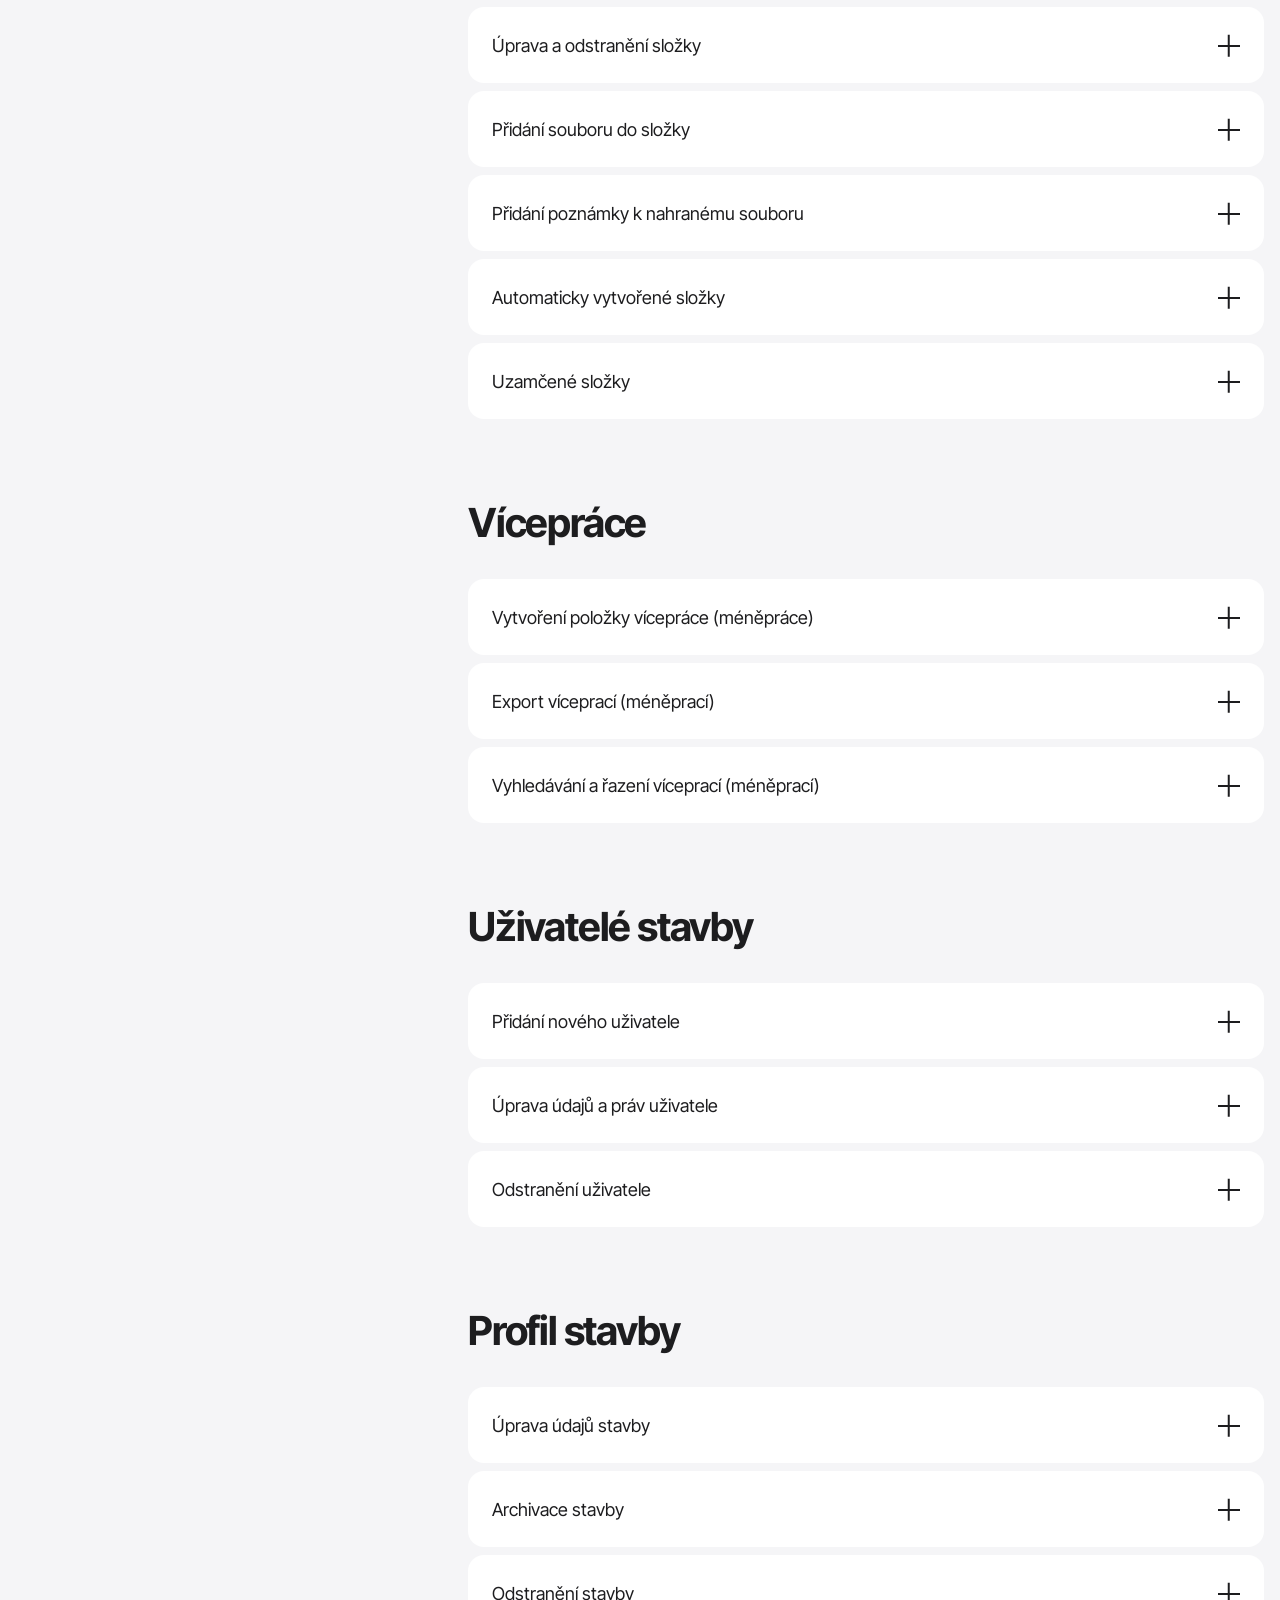
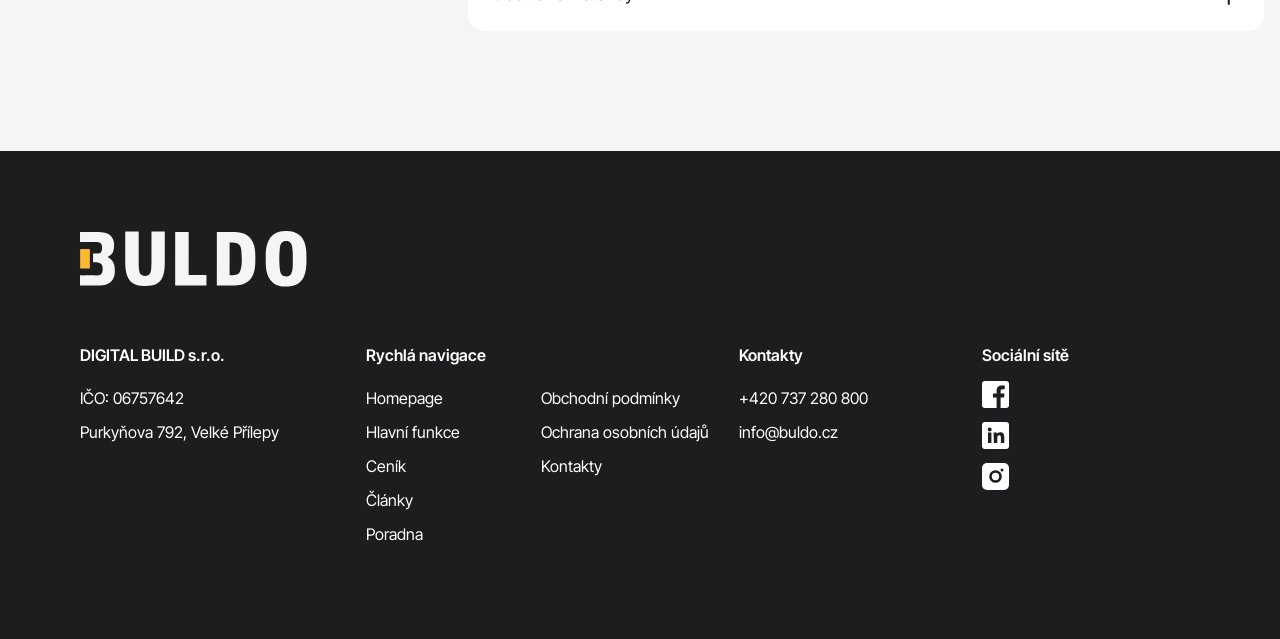
<file: poradna.html>
<!doctype html>
<html lang="cs">
<head>
<meta charset="utf-8">
<meta name="viewport" content="width=device-width, initial-scale=1">
<title>Podpora a návody | BULDO</title>
<meta name="description" content="Návody k aplikaci BULDO: stavební deník, zaměstnanci, stroje, stavby a další.">
<link rel="icon" href="assets/svg/favicon.svg" type="image/svg+xml">
<link rel="preconnect" href="https://fonts.googleapis.com">
<link rel="preconnect" href="https://fonts.gstatic.com" crossorigin>
<link rel="stylesheet" href="https://fonts.googleapis.com/css2?family=Inter+Tight:wght@400;500;600;700&display=swap">
<link rel="stylesheet" href="assets/css/style.css?v=202611031956">
</head>
<body>
<header class="site-header header-light">
  <nav class="nav" aria-label="Hlavní menu">
    <a class="nav-logo" href="index.html" aria-label="BULDO, úvodní stránka"><img class="" src="assets/svg/logo-grey.svg" alt="BULDO" width="110" height="27"></a>
    <ul class="nav-links"><li><a href="index.html#funkce">Hlavní funkce</a></li><li><a href="index.html#cenik">Ceník</a></li><li><a href="clanky.html">Články</a></li><li><a href="poradna.html" aria-current="page">Poradna</a></li><li><a href="kontakt.html">Kontakty</a></li></ul>
    <a class="btn btn-yellow" href="https://app.buldo.cz/register">Vyzkoušet zdarma</a>
    <button class="nav-burger" type="button" aria-label="Otevřít menu" aria-expanded="false" aria-controls="mobile-menu"><span></span></button>
  </nav>
  <div class="mobile-menu" id="mobile-menu"><a href="index.html#funkce">Hlavní funkce</a><a href="index.html#cenik">Ceník</a><a href="clanky.html">Články</a><a href="poradna.html">Poradna</a><a href="kontakt.html">Kontakty</a><a class="btn btn-yellow" href="https://app.buldo.cz/register">Vyzkoušet zdarma</a></div>
</header>
<main>
<section class="page-hero">
  <h1>Podpora BULDO</h1>
  <form class="search" role="search" onsubmit="return false">
    <label class="sr-only" for="help-q">Hledat v poradně</label>
    <input id="help-q" type="search" placeholder="S čím potřebujete pomoci?" autocomplete="off">
    <button class="btn btn-yellow" type="submit">Vyhledat</button>
  </form>
</section>
<div class="help">
  <nav class="help-side" aria-label="Kategorie nápovědy"><a href="#uvod">Úvod do používání aplikace BULDO <span class="count">9</span></a><a href="#zamestnanci">Zaměstnanci <span class="count">4</span></a><a href="#stroje">Stroje a nářadí <span class="count">3</span></a><a href="#skupiny">Pracovní skupiny <span class="count">3</span></a><a href="#management">Management <span class="count">4</span></a><a href="#stavby">Stavby <span class="count">4</span></a><a href="#timeline">Timeline <span class="count">6</span></a><a href="#denik">Stavební deník <span class="count">21</span></a><a href="#skupiny-stavba">Pracovní skupiny na stavbě <span class="count">3</span></a><a href="#osoby">Osoby na stavbě <span class="count">3</span></a><a href="#stroje-stavba">Stroje na stavbě <span class="count">4</span></a><a href="#statistiky">Statistiky <span class="count">3</span></a><a href="#dokumenty">Dokumenty <span class="count">6</span></a><a href="#viceprace">Vícepráce <span class="count">3</span></a><a href="#uzivatele">Uživatelé stavby <span class="count">3</span></a><a href="#profil-stavby">Profil stavby <span class="count">3</span></a></nav>
  <div class="help-main"><section id="uvod" data-help-section><h2>Úvod do používání aplikace BULDO</h2><div class="acc"><details><summary>Přihlášení do aplikace<span class="plus" aria-hidden="true"></span></summary><div class="answer"><p>Přihlásíte se na <a href="https://app.buldo.cz/login"><u>app.buldo.cz/login</u></a> e-mailem a heslem, které jste zadali při registraci.</p><p>Poté zadáte ověřovací kód z SMS, která vám přijde na telefon.</p></div></details>
<details><summary>Nastavení účtu / profilu<span class="plus" aria-hidden="true"></span></summary><div class="answer"><p>V levém horním rohu otevřete menu se svými iniciálami a zvolte <b>Nastavení účtu</b>.</p><p>Na záložce <b>Váš profil</b> můžete nahrát fotku nebo upravit jméno. Změny nezapomeňte uložit.</p></div></details>
<details><summary>Změna hesla<span class="plus" aria-hidden="true"></span></summary><div class="answer"><p>V <b>Nastavení účtu</b> přejděte na záložku <b>Zabezpečení</b>. Zadejte původní heslo, nové heslo a jeho potvrzení.</p><p>Ve spodní části této záložky je také tlačítko pro trvalé smazání účtu.</p></div></details>
<details><summary>Změna jazykové mutace v aplikaci<span class="plus" aria-hidden="true"></span></summary><div class="answer"><p>Aplikace je dostupná v češtině, slovenštině, ukrajinštině a angličtině. Jazyk nastavíte v <b>Nastavení účtu</b>.</p></div></details>
<details><summary>Vytvoření certifikovaného podpisu<span class="plus" aria-hidden="true"></span></summary><div class="answer"><ol><li>Otevřete <b>Nastavení účtu</b> a záložku <b>Certifikace</b>.</li><li>Zvolte přidání nového certifikátu.</li><li>Vyplňte název a PIN (alespoň 6 číslic) a uložte.</li></ol><p>Podpis platí jeden rok. Poté si vytvoříte nový.</p></div></details>
<details><summary>Pozvání nového člena do aplikace / účtu<span class="plus" aria-hidden="true"></span></summary><div class="answer"><p>V sekci <b>Management</b> na záložce <b>Členové</b> klikněte na pozvání, zadejte e-mail a vyberte roli.</p><p>Role <b>člen</b> nemůže zvát další lidi, role <b>admin</b> ano.</p><p>Pozvaný člen vidí všechny stavby, ale zapisovat může až po přiřazení ke konkrétní stavbě. Teprve od té chvíle se za něj účtuje měsíční poplatek.</p><p>Pokud má mít přístup jen k jedné stavbě, pozvěte ho přes záložku <b>Uživatelé</b> dané stavby.</p></div></details>
<details><summary>Předplatné aplikace Buldo<span class="plus" aria-hidden="true"></span></summary><div class="answer"><p>V levém menu otevřete <b>Předplatné</b>, vyberte tarif a zaplaťte kartou. Faktury můžete posílat na více e-mailů oddělených čárkou.</p><p>Po zrušení předplatného zůstane služba aktivní do konce fakturačního období. Tlačítkem <b>Obnovit předplatné</b> zrušení vrátíte zpět.</p></div></details>
<details><summary>Kontakty na podporu<span class="plus" aria-hidden="true"></span></summary><div class="answer"><p>Ikona v horní liště aplikace vás přesměruje na kontaktní formulář. Můžete nám také napsat na <a href="mailto:podpora@buldo.cz"><u>podpora@buldo.cz</u></a> nebo zavolat na <a href="tel:+420737280800"><u>+420 737 280 800</u></a>.</p></div></details>
<details><summary>Odstranění účtu<span class="plus" aria-hidden="true"></span></summary><div class="answer"><ol><li>Otevřete svůj profil a zvolte <b>Nastavení účtu</b>.</li><li>Přejděte na záložku <b>Zabezpečení</b>.</li><li>Použijte tlačítko pro trvalé smazání účtu.</li></ol></div></details></div></section><section id="zamestnanci" data-help-section><h2>Zaměstnanci</h2><div class="acc"><details><summary>Přidání nového zaměstnance<span class="plus" aria-hidden="true"></span></summary><div class="answer"><p>V levém menu otevřete sekci <b>Zaměstnanci</b> a klikněte na <b>Přidat zaměstnance</b>.</p><p>Uloženého zaměstnance pak můžete přiřadit ke stavbě a odtud jeho údaje importovat do zápisu ve stavebním deníku.</p></div></details>
<details><summary>Úprava údajů zaměstnance<span class="plus" aria-hidden="true"></span></summary><div class="answer"><p>Údaje upravíte ikonou tužky na konci řádku daného zaměstnance.</p></div></details>
<details><summary>Odstranění zaměstnance<span class="plus" aria-hidden="true"></span></summary><div class="answer"><p>Použijte ikonu koše na konci řádku, nebo v kartě zaměstnance tlačítko <b>Smazat zaměstnance</b> vlevo dole.</p></div></details>
<details><summary>Vyhledávání a řazení zaměstnanců<span class="plus" aria-hidden="true"></span></summary><div class="answer"><p>Konkrétního zaměstnance najdete ve vyhledávacím okně. Seznam seřadíte kliknutím na název sloupce, například podle jména nebo pozice.</p></div></details></div></section><section id="stroje" data-help-section><h2>Stroje a nářadí</h2><div class="acc"><details><summary>Přidání nového stroje / nářadí<span class="plus" aria-hidden="true"></span></summary><div class="answer"><p>V levém menu otevřete sekci <b>Stroje a nářadí</b> a klikněte na <b>Přidat stroj</b>.</p><p>Uložený stroj pak můžete přiřadit ke stavbě a importovat do stavebního deníku.</p></div></details>
<details><summary>Úprava položky stroje / nářadí<span class="plus" aria-hidden="true"></span></summary><div class="answer"><p>Údaje upravíte ikonou tužky na konci řádku daného stroje.</p></div></details>
<details><summary>Odstranění stroje / nářadí ze seznamu<span class="plus" aria-hidden="true"></span></summary><div class="answer"><p>Použijte ikonu koše na konci řádku, nebo tlačítko <b>Smazat stroj</b> v kartě stroje.</p></div></details></div></section><section id="skupiny" data-help-section><h2>Pracovní skupiny</h2><div class="acc"><details><summary>Vytvoření pracovní skupiny<span class="plus" aria-hidden="true"></span></summary><div class="answer"><p>V levém menu otevřete sekci <b>Pracovní skupiny</b> a klikněte na <b>Přidat skupinu</b>. Vyplňte údaje a uložte.</p></div></details>
<details><summary>Úprava pracovní skupiny<span class="plus" aria-hidden="true"></span></summary><div class="answer"><p>Klikněte na ikonu tužky na konci řádku skupiny. Můžete měnit údaje i členy skupiny.</p></div></details>
<details><summary>Odstranění pracovní skupiny<span class="plus" aria-hidden="true"></span></summary><div class="answer"><p>Skupinu smažete ikonou koše na konci řádku, nebo tlačítkem <b>Smazat</b> v kartě skupiny.</p></div></details></div></section><section id="management" data-help-section><h2>Management</h2><div class="acc"><details><summary>Profil<span class="plus" aria-hidden="true"></span></summary><div class="answer"><p>Sekci <b>Management</b> najdete v levém menu. Tým představuje účet vaší společnosti.</p><p>Pro dceřinou firmu můžete založit nový tým a spravovat ho stejným způsobem.</p></div></details>
<details><summary>Členové<span class="plus" aria-hidden="true"></span></summary><div class="answer"><p>Nového člena přidáte tlačítkem <b>Pozvat člena</b> vlevo nahoře. Zadejte e-mail a roli: <b>člen</b>, nebo <b>admin</b>, který může zvát další lidi.</p><p>Pozvaný člen vidí všechny stavby, ale do deníku nemůže zapisovat, dokud ho nepřiřadíte ke stavbě. Do té doby se za něj neplatí měsíční poplatek.</p><p>Pro přístup jen k jedné stavbě použijte pozvánku v záložce <b>Uživatelé</b> dané stavby. Člena upravíte nebo odstraníte přes tři tečky v jeho řádku.</p></div></details>
<details><summary>Zabezpečení<span class="plus" aria-hidden="true"></span></summary><div class="answer"><p>Tlačítkem <b>Smazat tým</b> odstraníte celý účet včetně všech staveb a nastavení.</p><p class="note"><b>Pozor:</b> tato akce je nevratná.</p></div></details>
<details><summary>Vlastní logo<span class="plus" aria-hidden="true"></span></summary><div class="answer"><p>Logo firmy nahrajete v sekci <b>Management</b>. Zobrazí se na úvodní straně stavebního deníku.</p></div></details></div></section><section id="stavby" data-help-section><h2>Stavby</h2><div class="acc"><details><summary>Přehled staveb<span class="plus" aria-hidden="true"></span></summary><div class="answer"><p>Na přehled svých staveb se dostanete ikonou <b>Stavby</b> v horním nebo postranním menu.</p></div></details>
<details><summary>Změna pořadí staveb<span class="plus" aria-hidden="true"></span></summary><div class="answer"><p>Stavby přetáhněte myší na požadované místo. Na dotykových zařízeních tato funkce není dostupná.</p></div></details>
<details><summary>Vytvoření nové stavby<span class="plus" aria-hidden="true"></span></summary><div class="answer"><ol><li>Vpravo nahoře klikněte na zelené tlačítko <b>Založit novou stavbu</b>, zadejte název a potvrďte.</li><li>Otevře se profil stavby, kde doplníte údaje.</li><li>Pro automatické načítání počasí zadejte adresu a klikněte na <b>Vyhledat GPS</b>.</li><li>Fotografii nahrajete tlačítkem <b>Nahrát foto</b>. Odkaz na video (MP4 nebo MOV) vložíte do řádku <b>Video stavby</b>.</li><li>Údaje uložte tlačítkem vpravo dole.</li></ol></div></details>
<details><summary>Kopírování údajů stavby<span class="plus" aria-hidden="true"></span></summary><div class="answer"><p>Při zakládání nové stavby můžete z existující stavby zkopírovat uživatele, profil stavby, strukturu složek a osoby, stroje a skupiny.</p><p>Kopírují se jen aktivní uživatelé, tedy ti, kteří přijali pozvánku.</p></div></details></div></section><section id="timeline" data-help-section><h2>Timeline</h2><div class="acc"><details><summary>Zobrazení Timeline stavby<span class="plus" aria-hidden="true"></span></summary><div class="answer"><p>Timeline otevřete kliknutím kamkoli do prostoru stavby, nebo přes tři tečky vpravo nahoře a volbu <b>Timeline stavby</b>.</p><p>Při prvním otevření se musíte ke stavbě připojit v záložce <b>Uživatelé stavby</b>. Zpět na Timeline se dostanete ikonou vpravo nahoře.</p><p>Timeline zobrazuje příspěvky, upozornění a naposledy nahrané dokumenty.</p></div></details>
<details><summary>Vytvoření nového příspěvku<span class="plus" aria-hidden="true"></span></summary><div class="answer"><p>Klikněte na <b>Napsat příspěvek</b>, napište text a případně připojte přílohu. Na mobilu můžete fotku nebo video rovnou pořídit.</p><p>Příspěvek odešlete tlačítkem <b>Odeslat příspěvek</b> vpravo dole.</p></div></details>
<details><summary>Úprava příspěvku<span class="plus" aria-hidden="true"></span></summary><div class="answer"><p>Tlačítkem <b>Upravit</b> otevřete stejný formulář jako při psaní. Můžete změnit text nebo přidat přílohu. Změny uložíte tlačítkem <b>Uložit</b>, nebo je zrušíte.</p><p>Přílohu zobrazíte kliknutím, smažete ji bílým křížkem v červeném kolečku.</p></div></details>
<details><summary>Odstranění příspěvku<span class="plus" aria-hidden="true"></span></summary><div class="answer"><p>Klikněte na <b>Smazat</b> vpravo nahoře a v potvrzovacím okně zvolte <b>Smazat trvale</b>. Pokud si to rozmyslíte, zvolte <b>Ponechat beze změny</b>, nebo okno zavřete křížkem.</p></div></details>
<details><summary>Přidání a úprava komentáře u příspěvku<span class="plus" aria-hidden="true"></span></summary><div class="answer"><p>Klikněte na <b>Přidat komentář</b>, napište text, případně připojte přílohu, a odešlete tlačítkem <b>Odeslat komentář</b>.</p><p>Komentář smažete ikonou koše. Pokud ho chcete upravit, smažte původní a napište nový.</p></div></details>
<details><summary>Filtrování příspěvků<span class="plus" aria-hidden="true"></span></summary><div class="answer"><p>Tlačítkem <b>Filtry</b> vyberete časové období v polích <b>od</b> a <b>do</b>, nebo v kalendáři. Potvrďte tlačítkem <b>Filtrovat</b>. Výběr zrušíte tlačítkem <b>Zrušit výběr</b>.</p></div></details></div></section><section id="denik" data-help-section><h2>Stavební deník</h2><div class="acc"><details><summary>Přístup do elektronického stavebního deníku<span class="plus" aria-hidden="true"></span></summary><div class="answer"><p>Kartu <b>Deník</b> otevřete kliknutím na její ikonu v menu vpravo nahoře.</p></div></details>
<details><summary>Vyplnění údajů pro vedení stavebního deníku<span class="plus" aria-hidden="true"></span></summary><div class="answer"><p>Vpravo nahoře klikněte na <b>Nový zápis</b>. Při prvním zápisu vás aplikace požádá o údaje pro vedení deníku.</p><p>Roli na stavbě vyberete šipkou na konci řádku. Telefonní číslo musí začínat předvolbou, například +420. Údaje uložíte tlačítkem <b>Uložit údaje</b>.</p><p>U každé další stavby už budou údaje předvyplněné, stačí je uložit, případně upravit.</p></div></details>
<details><summary>Přidání účastníka stavby na úvodní stranu stavebního deníku<span class="plus" aria-hidden="true"></span></summary><div class="answer"><p>Na úvodní stranu se automaticky propisují uživatelé přiřazení ke stavbě. Účastníky můžete přidávat, upravovat i odstraňovat.</p><p class="note"><b>Pozor:</b> úpravy provedené v nastavení deníku se na úvodní straně projeví, ale pozdější změny u uživatele v kartě Uživatelé už ne.</p></div></details>
<details><summary>Změna názvu stavebního deníku<span class="plus" aria-hidden="true"></span></summary><div class="answer"><p>Název deníku můžete několika kliknutími změnit například na <b>Montážní deník</b> nebo <b>Servisní deník</b>.</p></div></details>
<details><summary>Nový zápis do stavebního deníku<span class="plus" aria-hidden="true"></span></summary><div class="answer"><p>Kliknutím na <b>Nový zápis</b> otevřete kartu, na které vyberete druh zápisu. Zápisy jsou rozdělené do tematických záložek.</p></div></details>
<details><summary>Vytvoření zápisu zpětně<span class="plus" aria-hidden="true"></span></summary><div class="answer"><p>Vyberte možnost <b>Zapsat jiný den</b>. Zpětně můžete zapsat libovolný den, aplikace to nijak neomezuje.</p></div></details>
<details><summary>Zápis provedených prací<span class="plus" aria-hidden="true"></span></summary><div class="answer"><p>Na záložce <b>Provedená práce</b> zadejte název a popis práce, nahrajte přílohy (například fotografie) a uložte tlačítkem <b>Vložit do deníku</b>.</p></div></details>
<details><summary>Zápis počasí<span class="plus" aria-hidden="true"></span></summary><div class="answer"><p>Na záložce <b>Počasí</b> můžete počasí zadat ručně, nebo ho nechat načíst automaticky. Automatické načítání vyžaduje vyplněné GPS souřadnice v profilu stavby. Pak se počasí do zápisu načte samo.</p><p>Pro načtení počasí v konkrétním čase klikněte na řádek s ikonou slunce a čas nastavte tlačítkem <b>Upravit čas</b>. Záznam uložíte tlačítkem <b>Vložit do deníku</b>, upravíte ho tužkou a smažete košem.</p></div></details>
<details><summary>Zápis docházky<span class="plus" aria-hidden="true"></span></summary><div class="answer"><p>Docházku můžete zapsat dvěma způsoby:</p><ul><li><b>Zjednodušený zápis:</b> na záložce <b>Docházka</b> vyplníte počet osob (ručně nebo šipkami), čas od–do na časové ose a případně poznámku nebo přílohu. Uložíte tlačítkem <b>Vložit do deníku</b>.</li><li><b>Podrobný zápis:</b> na záložce <b>Docházka</b> zvolte <b>Podrobný zápis</b>. Pracovníky zadáte ručně, každého na samostatný řádek (<b>Přidat řádek</b>), nebo tlačítkem <b>Importovat</b>. Doplníte poznámku a přílohu a uložíte tlačítkem <b>Vložit do deníku</b>.</li></ul><p class="note"><b>Pozor:</b> ručně zadaní pracovníci se nepropíšou do seznamu osob na stavbě.</p></div></details>
<details><summary>Zápis strojů<span class="plus" aria-hidden="true"></span></summary><div class="answer"><p>Na záložce <b>Stroje</b> stroje zapíšete ručně, nebo je importujete tlačítkem <b>Importovat stroje stavby</b>.</p><p>Ruční zápis přidáte tlačítkem <b>Přidat stroj na stavbu</b>, počet hodin zadáte ručně nebo šipkami. Záznam upravíte tak, že ho smažete košem a zadáte znovu. Přidejte poznámku a přílohu a uložte tlačítkem <b>Vložit do deníku</b>.</p><p class="note"><b>Pozor:</b> ručně zadaný stroj se nepropíše do seznamu strojů přiřazených ke stavbě.</p></div></details>
<details><summary>Zápis materiálu<span class="plus" aria-hidden="true"></span></summary><div class="answer"><p>Na záložce <b>Materiály</b> vyplňte požadovaná pole. Množství zadáte ručně nebo šipkami. Jednotku napíšete, nebo ji vyberete z nabídky po kliknutí do buňky <b>Jednotka</b>.</p><p>Další materiál přidáte tlačítkem <b>Přidat materiál</b>, řádek smažete košem. Doplňte poznámku a přílohy a uložte tlačítkem <b>Vložit do deníku</b>.</p></div></details>
<details><summary>Zápis textových záznamů<span class="plus" aria-hidden="true"></span></summary><div class="answer"><p>Na záložce <b>Textové záznamy</b> napište text, nahrajte soubory a uložte tlačítkem <b>Vložit do deníku</b>.</p></div></details>
<details><summary>Vlastnoruční podpis<span class="plus" aria-hidden="true"></span></summary><div class="answer"><p class="note"><b>Pozor:</b> tuto funkci používejte jen výjimečně. Vlastnoruční podpis nemá stejnou váhu jako certifikovaný elektronický podpis a po uzavření denního záznamu ho už nelze použít.</p><ol><li>Vyplňte všechny údaje zápisu a otevřete poslední záložku <b>Vlastnoruční podpis</b>.</li><li>Klikněte na <b>Vložit vlastnoruční podpis</b>.</li><li>Zadejte jméno podepisující osoby a vyberte její roli na stavbě, případně ji napište ručně.</li><li>Další údaje (kontakt, IČO a podobně) přidáte přes <b>Zadat více informací</b>.</li><li>Po podpisu klikněte na <b>Uložit podpis</b>.</li></ol><p>Na dotykovém zařízení se podepisujete prstem přímo na displeji, na počítači myší.</p></div></details>
<details><summary>PDF náhled zápisu<span class="plus" aria-hidden="true"></span></summary><div class="answer"><p>Tlačítkem v zápisu si stáhnete PDF náhled. Nejde o export celého deníku, ale o náhled jednoho zápisu s vodoznakem. PDF se automaticky stáhne do vašeho zařízení.</p></div></details>
<details><summary>Změna data zápisu<span class="plus" aria-hidden="true"></span></summary><div class="answer"><p>Datum lze změnit jen před uzavřením zápisu. Otevřete nabídku třemi tečkami, vyberte <b>Změnit datum</b>, zvolte nové datum (v řádku nebo v kalendáři) a uložte tlačítkem <b>Uložit</b>. Pokud změnu nechcete, zvolte <b>Zavřít</b>.</p></div></details>
<details><summary>Kopírování / duplikování zápisu<span class="plus" aria-hidden="true"></span></summary><div class="answer"><p>Duplikovat můžete všechny zápisy: otevřené, uzavřené i podepsané. V nabídce třemi tečkami zvolte <b>Duplikovat</b>, zadejte datum a potvrďte tlačítkem <b>Duplikovat zápis</b>.</p><p class="note"><b>Pozor:</b> přílohy se při duplikaci nekopírují, je potřeba je nahrát znovu.</p></div></details>
<details><summary>Odstranění zápisu<span class="plus" aria-hidden="true"></span></summary><div class="answer"><p>Zápis smažete tlačítkem <b>Smazat</b>, případně v nabídce třemi tečkami. V potvrzovacím okně zvolte <b>Smazat trvale</b>, nebo <b>Ponechat beze změny</b>, pokud chcete zápis zachovat.</p></div></details>
<details><summary>Uzavření a podpis zápisu ve stavebním deníku<span class="plus" aria-hidden="true"></span></summary><div class="answer"><ol><li>Až bude zápis hotový, klikněte na <b>Uzavřít zápis</b>.</li><li>Vyberte uživatele, kteří mají zápis podepsat. Můžete zvolit libovolný počet.</li><li>Klikněte na <b>Uzavřít zápis</b>.</li><li>Podepište zápis tlačítkem <b>Podepsat</b> vpravo nahoře.</li><li>Vyberte certifikát, zadejte jeho PIN a klikněte na <b>Podepsat zápis</b>.</li></ol></div></details>
<details><summary>Export / tisk stavebního deníku<span class="plus" aria-hidden="true"></span></summary><div class="answer"><p>Deník můžete exportovat do PDF nebo vytisknout. Exportovat lze celý deník, nebo jen vybrané období či typy zápisů.</p></div></details>
<details><summary>Přidání účastníka stavby<span class="plus" aria-hidden="true"></span></summary><div class="answer"><ol><li>Otevřete <b>Stavební deník</b> a klikněte na tři tečky.</li><li>Zvolte <b>Nastavení</b>. Zobrazí se seznam účastníků, obvykle uživatelů stavby.</li><li>Klikněte na zelené tlačítko <b>Přidat</b>, vyplňte údaje a uložte tlačítkem <b>Uložit</b>.</li><li>Nový účastník se zobrazí na konci seznamu. Upravíte ho tužkou, smažete košem.</li></ol></div></details>
<details><summary>Jak zobrazit mapu s místem pořízení fotografie<span class="plus" aria-hidden="true"></span></summary><div class="answer"><p>U fotografií vložených do stavebního deníku nebo Timeline si můžete zobrazit místo pořízení, pokud fotografie obsahuje GPS souřadnice.</p></div></details></div></section><section id="skupiny-stavba" data-help-section><h2>Pracovní skupiny na stavbě</h2><div class="acc"><details><summary>Vytvoření pracovní skupiny na stavbě<span class="plus" aria-hidden="true"></span></summary><div class="answer"><p>Kartu otevřete ikonou <b>Skupiny</b> vpravo nahoře. Skupinu přidáte tlačítkem <b>Přidat skupinu</b>, vyplníte údaje a uložíte. Skupiny můžete také importovat ze sekce <b>Pracovní skupiny</b>.</p></div></details>
<details><summary>Úprava pracovní skupiny na stavbě<span class="plus" aria-hidden="true"></span></summary><div class="answer"><p>Úpravy otevřete ikonou tužky v řádku skupiny. Změny uložíte tlačítkem <b>Uložit</b> nebo <b>Uložit a zůstat</b>, úpravy zrušíte tlačítkem <b>Zpět</b> a skupinu smažete tlačítkem <b>Smazat</b>.</p></div></details>
<details><summary>Odstranění pracovní skupiny ze stavby<span class="plus" aria-hidden="true"></span></summary><div class="answer"><p>V řádku skupiny klikněte na ikonu koše a v potvrzovacím okně zvolte <b>Smazat trvale</b>, nebo <b>Ponechat beze změny</b>.</p></div></details></div></section><section id="osoby" data-help-section><h2>Osoby na stavbě</h2><div class="acc"><details><summary>Přidání osob ke stavbě<span class="plus" aria-hidden="true"></span></summary><div class="answer"><p>Kartu <b>Osoby na stavbě</b> otevřete ikonou <b>Osoby</b> v pravé části horního menu. Osoby můžete importovat ze zaměstnanců, nebo je zadat ručně.</p><ul><li><b>Import:</b> tlačítko <b>Import</b> otevře kartu, ze které nahrajete osoby ze sekce Zaměstnanci.</li><li><b>Ruční přidání:</b> tlačítko <b>Přidat osobu</b> otevře formulář pro jméno, příjmení, telefon, e-mail a fotografii. U externisty zapněte přepínač pro zaměstnance externí firmy a vyplňte doplňující údaje. Pozici, kvalifikaci a řidičské oprávnění zadáte ručně, nebo je vyberete z nabídky. Chybný záznam odstraníte křížkem.</li><li><b>Uložení:</b> <b>Uložit a zůstat</b> uloží změny a nechá vás v úpravách, <b>Uložit</b> vás vrátí na kartu Osoby stavby.</li></ul><p class="note"><b>Pozor:</b> osoba přidaná ručně ke stavbě se nezobrazí mezi zaměstnanci společnosti.</p></div></details>
<details><summary>Úprava údajů osoby na stavbě<span class="plus" aria-hidden="true"></span></summary><div class="answer"><p>V řádku osoby klikněte na ikonu tužky. Otevře se karta, kde údaje změníte.</p></div></details>
<details><summary>Odstranění osoby ze stavby<span class="plus" aria-hidden="true"></span></summary><div class="answer"><p>Na konci řádku osoby klikněte na ikonu koše.</p></div></details></div></section><section id="stroje-stavba" data-help-section><h2>Stroje na stavbě</h2><div class="acc"><details><summary>Přidání stroje ke stavbě<span class="plus" aria-hidden="true"></span></summary><div class="answer"><p>Kartu <b>Stroje na stavbě</b> otevřete ikonou <b>Stroje</b> vpravo nahoře. Stroje a nářadí přidáte importem, nebo ručně.</p><ul><li><b>Import:</b> tlačítko <b>Import</b> otevře kartu, kde vyberete stroje ze sekce Stroje a nářadí. Zpět na přehled se vrátíte tlačítkem <b>Zavřít</b> vlevo dole nebo <b>Zpět</b> vpravo nahoře.</li><li><b>Ruční přidání:</b> tlačítkem <b>Přidat stroj</b> otevřete kartu s poli, do kterých zapíšete potřebné údaje.</li></ul><p class="note"><b>Pozor:</b> stroj přidaný přímo ke stavbě se nepropíše mezi stroje společnosti v sekci Stroje a nářadí.</p></div></details>
<details><summary>Úprava údajů stroje na stavbě<span class="plus" aria-hidden="true"></span></summary><div class="answer"><p>U příslušného stroje klikněte na ikonu tužky. Otevře se karta, ve které údaje změníte.</p></div></details>
<details><summary>Přidání stroje do pracovní skupiny<span class="plus" aria-hidden="true"></span></summary><div class="answer"><p>Při úpravě stroje ho můžete zařadit do existující pracovní skupiny, nebo vytvořit novou.</p><p class="note"><b>Pozor:</b> takto přidaný stroj zůstane jen u dané stavby a nepropíše se mezi stroje společnosti.</p></div></details>
<details><summary>Odstranění stroje ze stavby<span class="plus" aria-hidden="true"></span></summary><div class="answer"><p>Stroj nebo nářadí odstraníte ze stavby ikonou koše na konci jeho řádku.</p></div></details></div></section><section id="statistiky" data-help-section><h2>Statistiky</h2><div class="acc"><details><summary>Kde najít statistiky<span class="plus" aria-hidden="true"></span></summary><div class="answer"><p>Statistiky otevřete ikonou v pravém horním menu aplikace.</p></div></details>
<details><summary>Jak používat filtry<span class="plus" aria-hidden="true"></span></summary><div class="answer"><p>Na kartě <b>Statistiky</b> sledujete údaje o zaměstnancích, materiálu a strojích. Data filtrujete podle období: klikněte na příslušný řádek, v kalendáři vyberte datum a výběr zobrazte tlačítkem <b>Potvrdit</b>.</p><p>Jednotlivé položky najdete pomocí vyhledávacího okna. Postup je stejný pro zaměstnance, materiál i stroje.</p></div></details>
<details><summary>Export dat<span class="plus" aria-hidden="true"></span></summary><div class="answer"><p>Data jedním kliknutím exportujete do tabulky XLS ikonou šipky s podtržítkem. Pokud máte zapnuté filtry, exportují se jen vyfiltrované položky.</p></div></details></div></section><section id="dokumenty" data-help-section><h2>Dokumenty</h2><div class="acc"><details><summary>Vytvoření nové složky<span class="plus" aria-hidden="true"></span></summary><div class="answer"><p>Sekci <b>Dokumenty</b> najdete v pravém horním menu. Novou složku nebo podsložku vytvoříte ikonou plus u nadřazené složky, podobně jako ve složkách v počítači. Podsložky můžete přidávat i do složek, které jste sami vytvořili.</p></div></details>
<details><summary>Úprava a odstranění složky<span class="plus" aria-hidden="true"></span></summary><div class="answer"><p>Název složky změníte přes tři tečky na konci řádku a ikonu tužky. Složku smažete stejně, jen zvolíte ikonu koše.</p></div></details>
<details><summary>Přidání souboru do složky<span class="plus" aria-hidden="true"></span></summary><div class="answer"><p>Vyberte cílovou složku a v pravé části zvolte nahrání souboru. Můžete vybrat jeden nebo více souborů. Po nahrání zavřete okno křížkem vpravo nahoře. Soubor odstraníte ikonou koše v jeho řádku.</p></div></details>
<details><summary>Přidání poznámky k nahranému souboru<span class="plus" aria-hidden="true"></span></summary><div class="answer"><p>Ke každému nahranému souboru můžete připojit krátkou poznámku o délce nejvýše 120 znaků.</p></div></details>
<details><summary>Automaticky vytvořené složky<span class="plus" aria-hidden="true"></span></summary><div class="answer"><p>Na konci seznamu složek najdete složky <b>Přílohy (deník)</b> a <b>Přílohy (timeline)</b>. Soubory nahrané do stavebního deníku nebo do Timeline se do nich ukládají automaticky.</p></div></details>
<details><summary>Uzamčené složky<span class="plus" aria-hidden="true"></span></summary><div class="answer"><p>Uzamčené složky mají žlutou ikonu zámku. Členové týmu k nim mají přístup automaticky. Ostatní uživatelé stavby je uvidí, jen pokud mají přístup povolený v nastavení svých práv (seznam uživatelů, <b>Upravit</b>, práva).</p><p>Zamčená složka je včetně všech podsložek viditelná jen pro uživatele s oprávněním. Novou složku můžete založit rovnou jako uzamčenou, nebo dodatečně uzamknout složku, která už existuje.</p></div></details></div></section><section id="viceprace" data-help-section><h2>Vícepráce</h2><div class="acc"><details><summary>Vytvoření položky vícepráce (méněpráce)<span class="plus" aria-hidden="true"></span></summary><div class="answer"><ol><li>Otevřete sekci <b>Vícepráce</b> ikonou v pravém horním menu a klikněte na <b>Přidat vícepráci</b>.</li><li>Zvolte, zda zadáváte vícepráci, nebo méněpráci, a vyplňte všechna povinná pole.</li><li>Pokud chcete zápis ještě dopracovat, uložte ho tlačítkem <b>Uložit</b>. Podepisujícího uživatele můžete vybrat hned, nebo kdykoli později.</li><li>Když je zápis hotový, vyberte uživatele, který má položku schválit nebo podepsat, a zvolte <b>Uložit a zavřít</b>. Uživatel dostane e-mail s výzvou a zprávu v aplikaci.</li></ol><p class="note"><b>Pozor:</b> po volbě Uložit a zavřít už zápis nelze upravovat.</p><p>V přehledu má každá položka jeden ze tří stavů:</p><ul><li><b>V přípravě:</b> uloženo, lze upravovat.</li><li><b>K odsouhlasení:</b> uzavřeno, čeká na podpis nebo schválení.</li><li><b>Podepsáno:</b> schváleno, úpravy nejsou možné.</li></ul></div></details>
<details><summary>Export víceprací (méněprací)<span class="plus" aria-hidden="true"></span></summary><div class="answer"><p>Celý seznam exportujete do tabulky Excel tlačítkem <b>Exportovat</b>. Jednotlivé položky si můžete stáhnout jako PDF.</p></div></details>
<details><summary>Vyhledávání a řazení víceprací (méněprací)<span class="plus" aria-hidden="true"></span></summary><div class="answer"><p>Konkrétní položku najdete ve vyhledávacím okně. Seznam seřadíte abecedně, podle hodnoty nebo podle jednotlivých sloupců.</p></div></details></div></section><section id="uzivatele" data-help-section><h2>Uživatelé stavby</h2><div class="acc"><details><summary>Přidání nového uživatele<span class="plus" aria-hidden="true"></span></summary><div class="answer"><p>Uživatele přidáte na kartě <b>Uživatelé</b> pod ikonou vpravo nahoře. Po vyplnění údajů přijde novému uživateli e-mailová pozvánka. Přes ni se zaregistruje a automaticky se připojí ke stavbě.</p><p>Od přihlášení až do odebrání za něj platíte měsíční poplatek podle vašeho <a href="index.html#cenik"><u>tarifu</u></a>. Přijetí pozvánky poznáte podle ikony uživatele: místo siluety se zobrazí profilová fotka nebo iniciály.</p></div></details>
<details><summary>Úprava údajů a práv uživatele<span class="plus" aria-hidden="true"></span></summary><div class="answer"><p>Úpravu otevřete přes tři tečky na konci řádku uživatele. Na kartě změníte údaje i práva. Změny uložíte tlačítkem <b>Uložit</b>, nebo je zahodíte tlačítkem <b>Zavřít</b>.</p></div></details>
<details><summary>Odstranění uživatele<span class="plus" aria-hidden="true"></span></summary><div class="answer"><p>Přes tři tečky v řádku uživatele zvolte <b>Smazat</b>. Po odebrání za něj už neplatíte měsíční poplatek. Uživatele můžete do stavby kdykoli znovu přidat.</p></div></details></div></section><section id="profil-stavby" data-help-section><h2>Profil stavby</h2><div class="acc"><details><summary>Úprava údajů stavby<span class="plus" aria-hidden="true"></span></summary><div class="answer"><p>Profil stavby otevřete ikonou <b>Profil</b> v pravém horním menu. Doplňte nebo změňte údaje o stavbě a uložte je.</p></div></details>
<details><summary>Archivace stavby<span class="plus" aria-hidden="true"></span></summary><div class="answer"><p>Hotovou stavbu, do které už nebudete nic zapisovat, můžete archivovat. Všichni uživatelé budou ze stavby odhlášeni a stavba zůstane přístupná jen pro čtení.</p></div></details>
<details><summary>Odstranění stavby<span class="plus" aria-hidden="true"></span></summary><div class="answer"><p>Stavbu úplně smažete tlačítkem pro trvalé smazání.</p><p class="note"><b>Pozor:</b> stavba i všechna související data se tím natrvalo odstraní.</p></div></details></div></section><p class="help-empty">Nic jsme nenašli. Zkuste jiné slovo, nebo nám <a href="kontakt.html"><u>napište</u></a>.</p></div>
</div>
<div style="height:120px"></div>
</main>
<footer class="footer">
  <div class="footer-inner">
    <a class="footer-logo" href="index.html" aria-label="BULDO"><img src="assets/svg/logo-white.svg" alt="BULDO" width="228" height="56"></a>
    <div class="footer-grid">
      <div><h4>DIGITAL BUILD s.r.o.</h4><p>IČO: 06757642</p><p>Purkyňova 792, Velké Přílepy</p></div>
      <div class="nav-cols"><h4>Rychlá navigace</h4>
        <ul><li><a href="index.html">Homepage</a></li><li><a href="index.html#funkce">Hlavní funkce</a></li><li><a href="index.html#cenik">Ceník</a></li><li><a href="clanky.html">Články</a></li><li><a href="poradna.html">Poradna</a></li></ul>
        <ul><li><a href="#">Obchodní podmínky</a></li><li><a href="#">Ochrana osobních údajů</a></li><li><a href="kontakt.html">Kontakty</a></li></ul>
      </div>
      <div><h4>Kontakty</h4><p><a href="tel:+420737280800">+420 737 280 800</a></p><p><a href="mailto:info@buldo.cz">info@buldo.cz</a></p></div>
      <div><h4>Sociální sítě</h4><div class="socials"><a href="#" aria-label="Facebook"><svg viewBox="0 0 27 27"><rect width="27" height="27" rx="3" fill="#fff"/><path fill="#1D1D1F" d="M18.6 27V16.6h3.4l.5-4h-3.9v-2.5c0-1.2.3-1.9 2-1.9h2.1V4.6a28 28 0 00-3-.2c-3 0-5.1 1.8-5.1 5.2v3H11v4h3.6V27z"/></svg></a><a href="#" aria-label="LinkedIn"><svg viewBox="0 0 27 27"><rect width="27" height="27" rx="3" fill="#fff"/><path fill="#1D1D1F" d="M6 10.5h3.4V21H6zM7.7 5.5a2 2 0 110 4 2 2 0 010-4zM11.6 10.5h3.2v1.4h.1c.5-.9 1.6-1.7 3.3-1.7 3.5 0 4.1 2.3 4.1 5.2V21h-3.4v-5c0-1.2 0-2.7-1.7-2.7s-1.9 1.3-1.9 2.6V21h-3.4z"/></svg></a><a href="#" aria-label="Instagram"><svg viewBox="0 0 27 27"><rect width="27" height="27" rx="5" fill="#fff"/><circle cx="13.5" cy="13.5" r="5" fill="none" stroke="#1D1D1F" stroke-width="2.6"/><circle cx="20" cy="7" r="1.5" fill="#1D1D1F"/></svg></a></div></div>
    </div>
  </div>
</footer>
<script src="assets/js/main.js?v=202611031956" defer></script>
</body>
</html>
</file>
<file: assets/css/style.css>
/* BULDO web, styly podle návrhu ve Figmě (desktop 1440 px) */
:root {
  --yellow: #FFB82F;
  --yellow-hover: #F5A90F;
  --yellow-soft: #FFE3A8;
  --bg: #F5F5F7;
  --white: #FFFFFF;
  --ink: #1D1D1F;
  --ink-2: #3A3A3C;
  --muted: #6E6E73;
  --line: #E5E5EA;
  --dark: #1D1D1F;
  --black: #000000;
  --card-dark: #1C1C1E;
  --radius-s: 12px;
  --radius: 16px;
  --radius-l: 24px;
  --gutter: 16px;
  --font: "Inter Tight", system-ui, -apple-system, "Segoe UI", Roboto, sans-serif;
  --shadow: 0 10px 30px rgba(0, 0, 0, .06), 0 2px 6px rgba(0, 0, 0, .04);
  --ease: cubic-bezier(.23, 1, .32, 1);
}

*, *::before, *::after { box-sizing: border-box; }
html { -webkit-text-size-adjust: 100%; scroll-behavior: smooth; }
body {
  margin: 0;
  background: var(--bg);
  color: var(--ink);
  font: 400 16px/1.5 var(--font);
  -webkit-font-smoothing: antialiased;
  -moz-osx-font-smoothing: grayscale;
  overflow-x: hidden;
}
img, video, svg { display: block; max-width: 100%; }
a { color: inherit; text-decoration: none; }
button { font: inherit; color: inherit; cursor: pointer; }
h1, h2, h3, h4, p { margin: 0; }
:focus-visible { outline: 2px solid var(--yellow); outline-offset: 3px; border-radius: 6px; }
.sr-only { position: absolute; width: 1px; height: 1px; overflow: hidden; clip: rect(0 0 0 0); white-space: nowrap; }

.wrap { padding-inline: var(--gutter); }
.inner { max-width: 1280px; margin-inline: auto; padding-inline: 24px; }
.center { text-align: center; }

.h-section {
  font-size: clamp(36px, 4.6vw, 64px);
  line-height: 1.1;
  font-weight: 700;
  letter-spacing: -.02em;
  text-align: center;
  color: var(--ink);
}
.h-section.light { color: var(--white); }

/* Tlačítka */
.btn {
  display: inline-flex; align-items: center; justify-content: center; gap: 8px;
  height: 48px; padding: 0 24px; border-radius: 999px; border: 0;
  font-size: 16px; font-weight: 500; line-height: 1; white-space: nowrap;
  transition: background-color .2s, color .2s, border-color .2s, transform .15s var(--ease);
}
.btn:active { transform: scale(.97); }
.btn-yellow { background: var(--yellow); color: var(--ink); }
.btn-yellow:hover { background: var(--yellow-hover); }
.btn-outline-light { border: 1px solid rgba(255,255,255,.9); color: var(--white); background: transparent; }
.btn-outline-light:hover { background: rgba(255,255,255,.12); }
.btn-dark { background: var(--ink); color: var(--white); }
.btn-dark:hover { background: #000; }
.btn-full { width: 100%; }

/* ---------- Hlavička ---------- */
.site-header {
  position: fixed; z-index: 50; top: 16px; left: 0; right: 0;
  display: flex; justify-content: center; padding-inline: 24px; pointer-events: none;
  transition: transform .4s var(--ease);
}
.site-header > * { pointer-events: auto; }
.nav { transition: background .3s, color .3s, box-shadow .3s; }
.nav-logo .logo-alt { display: none; }
/* po odscrollování: navbar jede se stránkou, při scrollu dolů se schová, nahoru se ukáže */
.site-header.is-stuck .nav { background: rgba(245,245,247,.82); -webkit-backdrop-filter: blur(20px) saturate(1.4); backdrop-filter: blur(20px) saturate(1.4); color: var(--ink); box-shadow: 0 6px 24px rgba(0,0,0,.08); }
.header-dark.is-stuck .nav-logo .logo-white { display: none; }
.header-dark.is-stuck .nav-logo .logo-alt { display: block; }
/* v hero je navbar 16 px od horního okraje obrázku (hero má sám 16 px od okraje okna), po odscrollování 16 px od okna */
.header-dark { top: 32px; }
.header-dark.is-stuck { transform: translateY(-16px); }
.nav {
  display: flex; align-items: center; gap: 40px;
  height: 68px; padding: 0 10px 0 20px; border-radius: var(--radius-s);
}
.nav-logo img { height: 27px; width: auto; }
.nav-links { display: flex; gap: 40px; list-style: none; margin: 0; padding: 0; }
.nav-links a { white-space: nowrap; font-size: 16px; font-weight: 400; transition: opacity .2s; }
.nav-links a:hover, .nav-links a[aria-current="page"] { opacity: .65; }
.nav-burger, .mobile-menu { display: none; }

/* varianta na tmavém hero (homepage) */
.header-dark .nav { background: rgba(255,255,255,.12); backdrop-filter: blur(16px); -webkit-backdrop-filter: blur(16px); color: var(--white); }
/* varianta na světlém pozadí (podstránky) */
.header-light { position: sticky; top: 0; padding-top: 16px; }
.header-light .nav { color: var(--ink); }

/* ---------- Hero ---------- */
.hero {
  position: relative; margin: 16px var(--gutter) 0; border-radius: var(--radius);
  overflow: hidden; background: #111; color: var(--white);
  min-height: 750px; display: flex; flex-direction: column; justify-content: flex-end;
}
/* iOS: skryje šedé tlačítko play, když systém zablokuje autoplay (úsporný režim) */
video::-webkit-media-controls-start-playback-button { display: none !important; -webkit-appearance: none; }
video::-webkit-media-controls { display: none !important; }
.hero-video { position: absolute; inset: 0; width: 100%; height: 100%; object-fit: cover; }
.hero::after { content: ""; position: absolute; inset: 0; background: linear-gradient(90deg, rgba(0,0,0,.45) 0%, rgba(0,0,0,.1) 55%, rgba(0,0,0,0) 100%); pointer-events: none; }
.hero-content { position: relative; z-index: 2; padding: 0 56px; margin-bottom: 76px; }
.hero-rating { display: flex; align-items: center; gap: 8px; font-size: 16px; color: rgba(255,255,255,.85); margin-bottom: 14px; }
.stars { display: flex; gap: 2px; }
.stars svg { width: 18px; height: 18px; }
.hero h1 { font-size: clamp(44px, 6vw, 88px); line-height: 1.04; font-weight: 700; letter-spacing: -.025em; }
.hero-lead { margin-top: 28px; font-size: 18px; }
.hero-cta { display: flex; gap: 16px; margin-top: 32px; flex-wrap: wrap; }
.hero-logos { position: relative; z-index: 2; padding-bottom: 40px; }
.hero-logos p { padding: 0 56px; font-size: 16px; color: rgba(255,255,255,.75); margin-bottom: 18px; }

/* Pás log klientů */
.marquee { overflow: hidden; -webkit-mask-image: linear-gradient(90deg, transparent, #000 6%, #000 94%, transparent); mask-image: linear-gradient(90deg, transparent, #000 6%, #000 94%, transparent); }
.marquee-track { display: flex; gap: 32px; width: max-content; animation: marquee 60s linear infinite; }
.marquee-track img { height: 26px; width: auto; opacity: .9; }
.marquee:hover .marquee-track { animation-play-state: paused; }
@keyframes marquee { to { transform: translateX(calc(-25% - 8px)); } }
.logos-on-light .marquee-track img { filter: brightness(0) opacity(.35); }

/* ---------- Statistiky ---------- */
.stats { display: grid; grid-template-columns: repeat(4, 1fr); max-width: 1180px; margin: 0 auto; padding: 64px 24px 0; }
.stat strong { display: block; font-size: 56px; line-height: 1; font-weight: 700; letter-spacing: -.02em; color: #2C2C2E; }
.stat span { display: block; margin-top: 26px; font-size: 16px; color: var(--ink-2); }

/* ---------- Scéna: chaos → telefon (řízeno scrollem v main.js) ---------- */
.scene { position: relative; height: 320vh; margin-top: 100px; }
.scene-sticky { position: sticky; top: 0; height: 100vh; min-height: 640px; overflow: hidden; }
.chaos { z-index: 1; pointer-events: none; position: absolute; left: 50%; top: 50%; transform: translate(-50%, -50%); width: min(1440px, 100%, calc(100vh * 1440 / 880)); aspect-ratio: 1440 / 880; }
.chaos h2 { position: absolute; left: 50%; top: 47%; transform: translate(-50%, -50%); width: 44%; margin: 0; }
.chaos-item { position: absolute; left: calc(var(--x) / 1440 * 100%); top: calc(var(--y) / 880 * 100%); width: calc(var(--w) / 1440 * 100%); }
.chaos-item img { width: 100%; height: auto; filter: drop-shadow(0 2px 2px rgba(0,0,0,.1)) drop-shadow(0 9px 5px rgba(0,0,0,.06)) drop-shadow(0 20px 8px rgba(0,0,0,.03)); }
@media (prefers-reduced-motion: no-preference) {
  .chaos-item img { animation: float 7s ease-in-out infinite; animation-delay: var(--d, 0s); }
}
@keyframes float { 50% { transform: translateY(-8px); } }

.control { z-index: 2; position: absolute; inset: 0; display: flex; flex-direction: column; align-items: center; justify-content: flex-end; padding: 108px 0 100px; pointer-events: none; }
.control > * { pointer-events: auto; }
.scene-t2 { opacity: 0; }
.control-fit { position: relative; width: 860px; height: calc(560px * var(--s, 1)); margin-top: 40px; }
.control-stage { position: absolute; left: 50%; top: 0; width: 860px; height: 560px; transform: translateX(-50%) scale(var(--s, 1)); transform-origin: top center; }
.control-phone { position: absolute; left: 50%; top: 22px; width: 263px; height: auto; margin-left: -131.5px; }
.notif { position: absolute; opacity: 0; line-height: 0; }
.notif img { display: block; width: auto; height: 78px; max-width: none; filter: drop-shadow(1px 1px 1.5px rgba(0,0,0,.06)) drop-shadow(4px 4px 4px rgba(0,0,0,.05)) drop-shadow(9px 9px 8px rgba(0,0,0,.035)) drop-shadow(17px 16px 10px rgba(0,0,0,.02)); }
.n1 { left: 375px; top: 2px; }
.n2 { left: -121px; top: 146px; }
.n3 { left: 530px; top: 290px; }
.n4 { left: -13px; top: 434px; }
.scene-cta { margin-top: 28px; opacity: 0; }
/* bez JS nebo s omezeným pohybem: obě části pod sebou, bez připnutí */
.no-scene .scene { height: auto; }
.no-scene .scene-sticky { position: relative; height: auto; min-height: 0; overflow: visible; }
.no-scene .chaos { position: relative; left: auto; top: auto; transform: none; margin: 0 auto; }
.no-scene .control { position: relative; padding: 40px 0 100px; }
.no-scene .scene-t2, .no-scene .notif, .no-scene .scene-cta { opacity: 1; }

/* ---------- Statistiky: vyjetí nahoru ---------- */
@media (prefers-reduced-motion: no-preference) {
  .js .stat { opacity: 0; transform: translateY(40px); transition: opacity .9s var(--ease), transform .9s var(--ease); transition-delay: calc(var(--i, 0) * 120ms); }
  .js .stats.is-visible .stat { opacity: 1; transform: none; }
}

/* ---------- Tmavá část (funkce + proč) ---------- */
.dark { background: var(--dark); color: var(--white); padding: 100px 0; }
.features-box {
  position: relative; margin: 48px var(--gutter) 0; background: var(--black);
  border-radius: var(--radius); overflow: hidden; aspect-ratio: 1408 / 717;
}
.features-nav { position: absolute; z-index: 2; left: 0; top: 0; bottom: 0; display: flex; align-items: center; gap: 30px; padding-left: 3.4%; }
.features-arrows { display: flex; flex-direction: column; gap: 12px; }
.features-arrows button { width: 36px; height: 36px; border-radius: 50%; border: 0; background: #1C1C1E; color: var(--white); display: grid; place-items: center; transition: background .2s, opacity .2s; }
.features-arrows button:hover { background: #2C2C2E; }
.features-arrows button:disabled { opacity: .3; cursor: default; }
.features-list { list-style: none; margin: 0; padding: 0; display: flex; flex-direction: column; align-items: flex-start; gap: 12px; }
.feature-tab {
  display: block; text-align: left; border: 0; background: #1C1C1E; color: var(--white);
  padding: 12px 24px; border-radius: 24px; font-size: 16px; line-height: 24px;
  transition: background .25s, border-radius .25s;
}
.feature-tab:hover { background: #2C2C2E; }
.feature-tab .desc { display: none; }
.feature-tab[aria-selected="true"] { background: #2C2C2E; border-radius: 16px; max-width: 298px; }
.feature-tab[aria-selected="true"] .name { font-weight: 600; }
.feature-tab[aria-selected="true"] .desc { display: inline; }
.feature-tab[aria-selected="true"] .name { display: none; }
.feature-tab .desc b { font-weight: 600; }
.features-media { position: absolute; inset: 0; }
/* MacBook usazený vpravo, přesahuje pravý okraj boxu (podle návrhu) */
.features-media video { position: absolute; left: 31.4%; top: -3.8%; width: 105.7%; max-width: none; height: auto; opacity: 0; transition: opacity .4s; }
.features-media video.active { opacity: 1; }
.features-desc { display: none; }

.why { margin-top: 100px; }
.bento { display: grid; grid-template-columns: 1fr 1fr; gap: 16px; padding: 0 var(--gutter); margin-top: 48px; }
.bento-col { display: flex; flex-direction: column; gap: 16px; }
.bcard { position: relative; overflow: hidden; background: var(--black); border-radius: var(--radius); color: var(--white); }
.bcard h3 { position: relative; z-index: 2; font-size: 26px; line-height: 34px; font-weight: 500; letter-spacing: -.01em; text-align: center; padding: 50px 40px 0; }
.bcard > img.fill { width: 100%; height: auto; }
.bc-all { aspect-ratio: 1 / 1; }
.bc-all img { position: absolute; inset: 0; width: 100%; height: 100%; }
.bc-24 { aspect-ratio: 696 / 432; }
.bc-24 img { position: absolute; inset: 0; width: 100%; height: 100%; }
.bc-24 .online { position: relative; z-index: 2; display: flex; align-items: center; justify-content: center; gap: 8px; margin-top: 10px; font-size: 14px; color: rgba(255,255,255,.85); }
.bc-24 .online::before { content: ""; width: 6px; height: 6px; border-radius: 50%; background: #30D158; box-shadow: 0 0 8px #30D158; }
.bc-24 h3 { padding-top: 48px; }
.bc-photo { aspect-ratio: 696 / 407; }
.bc-photo > img.bg { position: absolute; inset: 0; width: 100%; height: 100%; object-fit: cover; }
.bc-photo h3 { padding-top: 46px; }
.bc-time { aspect-ratio: 696 / 432; }
.bc-time .bg { filter: none; }
.bc-time .time-card svg { position: relative; display: block; width: 100%; height: auto; }
/* zamlžené pozadí pod kartou (tvar odpovídá obdélníku v SVG: y 10–174 z 206, rádius 28) */
.bc-time .time-frost { position: absolute; left: 0; right: 0; top: 4.85%; height: 79.6%; border-radius: 4.93% / 13.6%; -webkit-backdrop-filter: blur(14px); backdrop-filter: blur(14px); }
.bc-time .time-card { position: absolute; z-index: 2; left: 9.2%; right: 9.2%; bottom: 0; width: 81.6%; }
.bc-time::after { content: ""; position: absolute; inset: 0; background: linear-gradient(180deg, rgba(0,0,0,.35), rgba(0,0,0,.15) 60%, rgba(0,0,0,.4)); }
.bc-tablet::after { content: ""; position: absolute; inset: 0; background: linear-gradient(90deg, rgba(0,0,0,0) 30%, rgba(0,0,0,.25)); }
.bc-tablet h3 { padding-left: 120px; padding-right: 20px; }
.save-dialog {
  position: absolute; z-index: 2; right: 5.7%; bottom: 11%; width: 46%; padding: 20px 16px 16px;
  background: rgba(40,40,42,.82); backdrop-filter: blur(18px); -webkit-backdrop-filter: blur(18px);
  border: 1px solid rgba(255,255,255,.1); border-radius: 22px; color: var(--white);
}
.save-dialog .t { font-size: 16px; font-weight: 600; padding: 0 4px 12px; }
.save-dialog .row { background: rgba(255,255,255,.06); border-radius: 12px; padding: 10px 12px; font-size: 12.5px; line-height: 18px; margin-bottom: 8px; color: rgba(255,255,255,.85); }
.save-dialog .site { display: flex; gap: 10px; align-items: center; }
.save-dialog .site i { width: 36px; height: 36px; border-radius: 50%; background: radial-gradient(circle at 40% 40%, #7FA36B, #2F4A2A); flex: none; }
.save-dialog .site b { display: block; font-size: 14px; font-weight: 600; color: var(--white); }
.save-dialog .site small { font-size: 11.5px; color: rgba(255,255,255,.6); }
.save-dialog .btns { display: grid; grid-template-columns: 1fr 1fr; gap: 8px; margin-top: 4px; }
.save-dialog .btns span { display: grid; place-items: center; height: 38px; border-radius: 999px; font-size: 14px; font-weight: 500; background: rgba(255,255,255,.1); }
.save-dialog .btns span.y { background: var(--yellow); color: var(--ink); }
.bc-lost { aspect-ratio: 696 / 460; }
.bc-lost img { position: absolute; inset: 0; width: 100%; height: 100%; }
.bc-lost h3 { padding-top: 50px; }
.bc-paper { aspect-ratio: 696 / 641; }
.bc-paper img { position: absolute; inset: 0; width: 100%; height: 100%; object-fit: cover; }
.why-link { display: flex; align-items: center; justify-content: center; gap: 10px; margin-top: 36px; font-size: 26px; font-weight: 500; color: var(--yellow); }
.why-link svg { transition: transform .2s var(--ease); }
.why-link:hover svg { transform: translateX(4px); }

/* ---------- Ceník ---------- */
.pricing { padding: 100px 0 0; }
.switch { display: flex; width: max-content; margin: 48px auto 40px; padding: 6px; border-radius: 999px; background: #E5E5EA; position: relative; }
.switch button { position: relative; z-index: 1; display: flex; align-items: center; gap: 10px; border: 0; background: transparent; height: 40px; padding: 0 16px; border-radius: 999px; font-size: 16px; color: #8E8E93; transition: color .2s; }
.switch button[aria-pressed="true"] { color: var(--ink); }
.switch .knob { position: absolute; top: 6px; bottom: 6px; left: 6px; border-radius: 999px; background: var(--white); box-shadow: 0 1px 3px rgba(0,0,0,.08); transition: transform .35s var(--ease), width .35s var(--ease); }
.badge { white-space: nowrap; display: inline-flex; align-items: center; height: 24px; padding: 0 8px; border-radius: 999px; background: var(--yellow); color: var(--ink); font-size: 12px; font-weight: 500; }
.badge-soft { background: var(--yellow-soft); color: #7A5300; }
.plans { display: grid; grid-template-columns: repeat(4, 1fr); gap: 16px; padding: 0 var(--gutter); }
.plan { display: flex; flex-direction: column; background: var(--white); border-radius: var(--radius); border: 1px solid rgba(0,0,0,.05); box-shadow: var(--shadow); padding: 32px 31px 31px; }
.plan h3 { font-size: 26px; font-weight: 500; letter-spacing: -.01em; }
.plan .for { max-width: 230px; margin-top: 10px; font-size: 16px; line-height: 24px; color: var(--ink-2); min-height: 48px; }
.price { display: flex; align-items: center; gap: 14px; margin-top: 30px; }
.price strong { font-size: 46px; line-height: 1; font-weight: 600; letter-spacing: -.03em; }
.price-unit { margin-top: 12px; font-size: 16px; color: var(--ink-2); }
.plan ul { list-style: none; margin: 26px 0 32px; padding: 0; display: grid; gap: 8px; }
.plan li { display: flex; align-items: center; gap: 10px; font-size: 16px; color: var(--ink-2); }
.check { flex: none; width: 22px; height: 22px; }
.plan .btn { margin-top: auto; }
.price-note { margin-top: 48px; text-align: center; font-size: 16px; color: var(--ink-2); }

.compare-title { margin-top: 100px; }
.compare { margin: 48px var(--gutter) 0; background: var(--white); border-radius: var(--radius); border: 1px solid rgba(0,0,0,.05); box-shadow: var(--shadow); padding: 16px 32px 0; overflow-x: auto; }
.compare table { width: 100%; min-width: 560px; border-collapse: collapse; }
.compare th, .compare td { text-align: center; font-weight: 400; }
.compare thead th { font-size: 20px; padding: 36px 0 52px; border-bottom: 2px solid var(--line); }
.compare tbody th { text-align: left; padding: 26px 0 22px; width: 31%; }
.compare tbody th b { display: block; font-size: 20px; font-weight: 400; }
.compare tbody th small { display: block; margin-top: 10px; font-size: 16px; color: var(--ink-2); }
.compare tbody tr + tr > * { border-top: 1px solid var(--line); }
.compare td .check { width: 34px; height: 34px; margin: 0 auto; }
.compare .dash { display: block; width: 14px; height: 3px; border-radius: 2px; background: #D1D1D6; margin: 0 auto; }
.compare tfoot th, .compare tfoot td { font-size: 20px; padding: 28px 0; }
.compare tfoot th { text-align: left; }
.compare tfoot tr:first-child > * { border-top: 3px solid var(--line); }
.compare tfoot tr + tr > * { border-top: 1px solid var(--line); }
.compare-tabs { display: none; }
.compare-note { margin-top: 24px; text-align: center; font-size: 16px; color: var(--ink-2); padding: 0 24px; }

/* ---------- Žlutý pruh ---------- */
.help-bar {
  display: flex; align-items: center; gap: 12px 40px; flex-wrap: wrap;
  margin: 16px var(--gutter) 0; padding: 32px; border-radius: var(--radius);
  background: var(--yellow); box-shadow: 0 16px 30px rgba(0,0,0,.08); font-size: 20px; letter-spacing: -.01em;
}
.help-bar a { white-space: nowrap; }
.help-bar p { flex: 1 1 auto; }
.help-bar p b { font-weight: 500; }
.help-bar p span { color: #5E4300; margin-left: 8px; }
.help-bar a { font-weight: 500; }
.help-bar a:hover { text-decoration: underline; }

/* ---------- Články ---------- */
.articles { padding: 100px 0 0; }
.article-grid { display: grid; grid-template-columns: repeat(3, 1fr); gap: 40px 16px; padding: 0 var(--gutter); margin-top: 48px; }
.acard img { width: 100%; aspect-ratio: 458 / 275; object-fit: cover; border-radius: var(--radius); transition: transform .5s var(--ease); }
.acard .img { overflow: hidden; border-radius: var(--radius); }
.acard:hover img { transform: scale(1.03); }
.acard time { display: block; margin-top: 18px; font-size: 16px; color: var(--ink-2); }
.acard h3 { margin-top: 6px; font-size: 20px; line-height: 26px; font-weight: 500; max-width: 300px; }
.acard p { margin-top: 10px; font-size: 16px; line-height: 24px; color: var(--ink-2); max-width: 430px; }
.articles .btn, .more-btn { display: flex; width: max-content; margin: 48px auto 0; }

/* ---------- CTA 14 dní ---------- */
.trial {
  position: relative; display: grid; grid-template-columns: 1fr 1fr; align-items: center;
  margin: 100px var(--gutter) 0; min-height: 416px; padding: 0 0 0 72px;
  background: var(--yellow); border-radius: var(--radius); box-shadow: 0 16px 30px rgba(0,0,0,.08);
}
.trial h2 { font-size: clamp(36px, 4.3vw, 62px); line-height: 1.05; font-weight: 700; letter-spacing: -.02em; color: #2C2C2E; }
.trial p { margin-top: 36px; font-size: 16px; line-height: 24px; color: #4A3500; max-width: 460px; }
.trial .btn { margin-top: 24px; }
.trial-img { align-self: end; justify-self: end; width: 100%; max-width: 760px; margin-top: 56px; }
.trial-img img { width: 100%; height: auto; }

/* ---------- FAQ / akordeon ---------- */
.faq { padding: 100px 0; }
.acc { display: grid; gap: 8px; padding: 0 var(--gutter); margin-top: 48px; }
.acc details { background: var(--white); border-radius: var(--radius); }
.acc summary { list-style: none; display: flex; align-items: center; justify-content: space-between; gap: 24px; min-height: 80px; padding: 16px 24px; font-size: 20px; cursor: pointer; }
.acc summary::-webkit-details-marker { display: none; }
.acc .plus { position: relative; flex: none; width: 22px; height: 22px; }
.acc .plus::before, .acc .plus::after { content: ""; position: absolute; left: 0; right: 0; top: 50%; height: 1.5px; background: currentColor; transition: transform .3s var(--ease); }
.acc .plus::after { transform: rotate(90deg); }
.acc details[open] .plus::after { transform: rotate(0); }
.acc .answer { padding: 0 24px 24px; font-size: 16px; line-height: 26px; color: var(--ink-2); max-width: 900px; }
.acc .answer p + p { margin-top: 10px; }
.acc .answer ol, .acc .answer ul { margin: 10px 0; padding-left: 22px; display: grid; gap: 6px; }
.acc .answer ol:first-child, .acc .answer ul:first-child { margin-top: 0; }
.acc .answer b { font-weight: 600; color: var(--ink); }
.acc .answer a { color: var(--ink); }
.acc .answer .note { margin-top: 12px; padding: 12px 16px; background: #FFF4DC; border-radius: 12px; color: #5E4300; }
.acc .answer .note b { color: #5E4300; }
.faq-more { margin-top: 60px; text-align: center; font-size: 20px; }
.faq-more .btn { margin-top: 24px; }

/* ---------- Patička ---------- */
.footer { background: var(--dark); color: var(--white); padding: 80px 0 88px; }
.footer-inner { max-width: 1440px; margin: 0 auto; padding: 0 80px; }
.footer-logo img { width: 228px; height: auto; }
.footer-grid { display: grid; grid-template-columns: 323px 488px 253px 1fr; margin-top: 56px; font-size: 16px; }
.footer h4 { font-size: 16px; font-weight: 600; margin-bottom: 14px; }
.footer p, .footer li { line-height: 34px; }
.footer ul { list-style: none; margin: 0; padding: 0; }
.footer .nav-cols { display: grid; grid-template-columns: 197px 1fr; }
.footer .nav-cols h4 { grid-column: 1 / -1; }
.footer li a, .footer p a { transition: opacity .2s; }
.footer li a:hover, .footer p a:hover { opacity: .65; }
.socials { display: flex; flex-direction: column; gap: 14px; margin-top: 2px; }
.socials svg { width: 27px; height: 27px; }

/* ---------- Podstránky ---------- */
.page-hero { text-align: center; padding: 56px 24px 0; }
.page-hero h1 { font-size: clamp(40px, 5.6vw, 80px); line-height: 1.08; font-weight: 700; letter-spacing: -.025em; color: var(--ink); }
.page-hero p { max-width: 640px; margin: 36px auto 0; font-size: 16px; line-height: 24px; color: var(--ink-2); }
.listing { margin-top: 100px; }
.acard.is-hidden { display: none; }

/* Článek */
.post { max-width: 1440px; margin: 0 auto; padding: 72px 80px 0; }
.post h1 { font-size: clamp(32px, 4vw, 54px); line-height: 1.12; font-weight: 700; letter-spacing: -.03em; max-width: 1100px; }
.post-meta { display: flex; gap: 40px; margin-top: 32px; font-size: 16px; }
.post-meta span { display: flex; align-items: center; gap: 10px; }
.post-meta svg { width: 18px; height: 18px; }
.post-body { margin-top: 64px; font-size: 16px; line-height: 26px; }
.post-body p { margin-top: 24px; }
.post-body p:first-child { margin-top: 0; }
.post-body h2 { margin-top: 104px; font-size: 40px; line-height: 1.15; font-weight: 700; letter-spacing: -.03em; }
.post-body h2 + p { margin-top: 24px; }
.post-body ul { margin: 24px 0 0; padding-left: 24px; }
.post-body li + li { margin-top: 2px; }
.post-body a { text-decoration: underline; text-underline-offset: 3px; }
.post-body a:hover { color: #A06A00; }

/* Kontakt */
.contact { display: grid; grid-template-columns: 1fr 548px; gap: 64px; max-width: 1440px; margin: 0 auto; padding: 72px 80px 0; }
.contact h1 { font-size: clamp(34px, 3.8vw, 54px); line-height: 1.15; font-weight: 700; letter-spacing: -.03em; }
.contact-lead { margin-top: 44px; max-width: 600px; font-size: 16px; line-height: 24px; color: var(--ink-2); }
.contact-info { display: grid; grid-template-columns: 1fr 1fr; gap: 24px 32px; margin-top: 44px; max-width: 600px; }
.contact-info a, .contact-info span { display: flex; align-items: center; gap: 14px; font-size: 16px; }
.contact-info a:hover { text-decoration: underline; }
.ci { flex: none; width: 32px; height: 32px; }
.ci svg { width: 16px; height: 16px; }
.form { display: grid; grid-template-columns: 1fr 1fr; gap: 16px; }
.field { position: relative; }
.field.full { grid-column: 1 / -1; }
.field input, .field textarea {
  width: 100%; height: 60px; padding: 0 20px; border: 1px solid transparent; border-radius: var(--radius-s);
  background: var(--white); font: inherit; font-size: 16px; color: var(--ink); transition: border-color .2s, box-shadow .2s;
}
.field textarea { height: 140px; padding: 18px 20px; resize: vertical; }
.field input::placeholder, .field textarea::placeholder { color: #8E8E93; }
.field input:focus, .field textarea:focus { outline: 0; border-color: var(--yellow); box-shadow: 0 0 0 3px rgba(255,184,47,.25); }
.consent { grid-column: 1 / -1; display: flex; gap: 12px; align-items: flex-start; font-size: 13px; line-height: 18px; color: var(--ink-2); margin-top: 8px; }
.consent input { width: 16px; height: 16px; margin: 1px 0 0; accent-color: var(--ink); flex: none; }
.form .btn { grid-column: 1 / -1; height: 52px; border-radius: var(--radius-s); margin-top: 8px; }
.form-msg { grid-column: 1 / -1; font-size: 15px; padding: 14px 16px; border-radius: var(--radius-s); background: #E8F7EC; color: #1E6B34; display: none; }
.form-msg.show { display: block; }
.contact-logos { margin-top: 56px; text-align: center; }
.contact-logos p { font-size: 16px; color: var(--ink-2); margin-bottom: 18px; }

/* Poradna */
.search { display: flex; gap: 8px; width: min(536px, 100% - 32px); margin: 36px auto 0; padding: 8px; background: var(--white); border-radius: var(--radius-s); border: 1px solid rgba(0,0,0,.06); box-shadow: var(--shadow); }
.search input { flex: 1; min-width: 0; height: 40px; padding: 0 12px; border: 0; border-radius: 8px; background: var(--bg); font: inherit; font-size: 15px; }
.search input:focus { outline: 2px solid var(--yellow); }
.search .btn { height: 40px; border-radius: 8px; padding: 0 20px; font-size: 15px; }
.help { display: grid; grid-template-columns: 404px 1fr; gap: 48px; padding: 0 var(--gutter); margin-top: 80px; }
.help-side { position: sticky; top: 16px; align-self: start; display: grid; gap: 8px; }
.help-side a { display: flex; align-items: center; gap: 10px; min-height: 76px; padding: 0 24px; background: var(--white); border-radius: var(--radius-s); font-size: 18px; transition: background .2s; }
.help-side a:hover, .help-side a.active { background: #FFF6E3; }
.help-side .count { display: inline-grid; place-items: center; min-width: 28px; height: 28px; padding: 0 6px; border-radius: 999px; background: var(--yellow); font-size: 13px; font-weight: 600; }
.help-main section { scroll-margin-top: 24px; }
.help-main section + section { margin-top: 80px; }
.help-main h2 { font-size: 40px; line-height: 1.2; font-weight: 700; letter-spacing: -.03em; }
.help-main .acc { padding: 0; margin-top: 32px; }
.help-main .acc summary { font-size: 18px; min-height: 76px; }
.help-empty { display: none; margin-top: 40px; font-size: 18px; color: var(--ink-2); }
.help-empty.show { display: block; }
.help-main section.is-hidden, .help-main details.is-hidden { display: none; }

/* Animace při scrollu */
@media (prefers-reduced-motion: no-preference) {
  .reveal { opacity: 0; transform: translateY(24px); transition: opacity .8s var(--ease), transform .8s var(--ease); }
  .reveal.is-visible { opacity: 1; transform: none; }
}

/* ---------- Responzivita ---------- */
@media (max-width: 1280px) {
  .nav, .nav-links { gap: 28px; }
  .footer-grid { grid-template-columns: 1.2fr 1.6fr 1fr 1fr; gap: 24px; }
  .footer .nav-cols { grid-template-columns: 1fr 1fr; }
}
@media (max-width: 1100px) {
  .plans { grid-template-columns: repeat(2, 1fr); }
  .features-box { grid-template-columns: 400px 1fr; }
  .contact { grid-template-columns: 1fr; padding-inline: 40px; }
  .post { padding-inline: 40px; }
  .help { grid-template-columns: 300px 1fr; gap: 32px; }
  .help-side a { min-height: 60px; font-size: 16px; }
}
@media (max-width: 960px) {
  .site-header { top: 32px; padding-inline: 24px; }
  .header-light { top: 0; }
  .nav { width: 100%; justify-content: space-between; gap: 16px; height: 60px; padding: 0 8px 0 16px; }
  .nav-links, .nav > .btn { display: none; }
  .nav-burger { display: grid; place-items: center; width: 44px; height: 44px; border: 0; border-radius: 10px; background: transparent; }
  .header-dark .nav-burger { color: var(--white); }
  .header-dark.is-stuck .nav-burger { color: var(--ink); }
  .nav-open.is-stuck .nav { background: transparent; box-shadow: none; -webkit-backdrop-filter: none; backdrop-filter: none; }
  .nav-burger span, .nav-burger span::before, .nav-burger span::after { display: block; width: 20px; height: 2px; border-radius: 2px; background: currentColor; position: relative; transition: transform .3s var(--ease), background .2s; }
  .nav-burger span::before, .nav-burger span::after { content: ""; position: absolute; left: 0; }
  .nav-burger span::before { top: -6px; } .nav-burger span::after { top: 6px; }
  .nav-open .nav-burger span { background: transparent; }
  .nav-open .nav-burger span::before { transform: translateY(6px) rotate(45deg); }
  .nav-open .nav-burger span::after { transform: translateY(-6px) rotate(-45deg); }
  .mobile-menu { display: flex; position: fixed; inset: 0; z-index: 40; background: var(--dark); color: var(--white); padding: 112px 32px 32px; display: flex; flex-direction: column; gap: 4px; opacity: 0; visibility: hidden; transition: opacity .3s, visibility .3s; }
  .mobile-menu a:not(.btn) { font-size: 28px; font-weight: 600; letter-spacing: -.02em; padding: 10px 0; }
  .mobile-menu .btn { margin-top: 24px; }
  .nav-open .mobile-menu { opacity: 1; visibility: visible; }
  .nav-open .nav { position: relative; z-index: 45; color: var(--white); }
  .nav-open .nav-burger { color: var(--white); }
  .nav-open .nav-logo img { filter: brightness(0) invert(1); }
  .nav-open .nav-logo img.logo-white { filter: none; }

  .hero { min-height: 680px; }
  .hero-content { padding: 0 24px; margin-bottom: 48px; }
  .hero-logos p { padding: 0 24px; }
  .stats { grid-template-columns: repeat(2, 1fr); gap: 40px 16px; }
  .stat span { margin-top: 12px; }
  .chaos { width: min(100%, 520px); aspect-ratio: 375 / 600; }
  .chaos h2 { width: 86%; top: 47%; }
  .chaos-item { left: calc(var(--mx) * 1%); top: calc(var(--my) * 1%); width: calc(var(--mw) * 1%); }
  .control-fit { width: 360px; }
  .control-stage { width: 360px; }
  .control-phone { top: 30px; }
  .notif img { height: 64px; }
  .n1 { left: auto; right: 0; top: 10px; } .n2 { left: 0; top: 160px; } .n3 { left: auto; right: 0; top: 310px; } .n4 { left: 0; top: 460px; }
  /* mobil: video nahoře, pod ním vodorovně posuvný pruh záložek a popis vybrané funkce */
  .features-box { aspect-ratio: auto; display: flex; flex-direction: column; padding: 24px 0 28px; }
  .features-media { order: 1; position: relative; aspect-ratio: 16 / 9; margin: 0 12px; }
  .features-media video { left: 0; top: 0; width: 100%; }
  .features-nav { order: 2; position: relative; padding: 20px 0 0; display: block; }
  .features-arrows { display: none; }
  .features-list { flex-direction: row; flex-wrap: nowrap; align-items: center; gap: 8px; overflow-x: auto; scroll-snap-type: x proximity; padding: 0 20px; scrollbar-width: none; -webkit-overflow-scrolling: touch; }
  .features-list::-webkit-scrollbar { display: none; }
  .features-list li { flex: none; scroll-snap-align: center; }
  .feature-tab { padding: 10px 18px; font-size: 15px; line-height: 22px; white-space: nowrap; background: #1C1C1E; }
  .feature-tab[aria-selected="true"] { max-width: none; border-radius: 24px; background: var(--yellow); color: #1D1D1F; }
  .feature-tab[aria-selected="true"] .name { display: inline; font-weight: 600; }
  .feature-tab[aria-selected="true"] .desc { display: none; }
  .features-desc { order: 3; display: block; margin: 16px 20px 0; padding: 16px 20px; background: #2C2C2E; border-radius: 16px; color: var(--white); font-size: 15px; line-height: 22px; min-height: 88px; }
  .features-desc b { font-weight: 600; }
  .bento { grid-template-columns: 1fr; }
  .bc-tablet h3 { padding-left: 40px; }
  .trial { grid-template-columns: 1fr; padding: 48px 24px 0; }
  .trial-img { margin-top: 32px; }
  .article-grid { grid-template-columns: 1fr 1fr; }
  .footer-inner { padding: 0 24px; }
  .footer-grid { grid-template-columns: 1fr 1fr; gap: 40px 24px; }
  .help { grid-template-columns: 1fr; }
  .help-side { position: static; grid-template-columns: repeat(auto-fill, minmax(220px, 1fr)); }
}
@media (max-width: 640px) {
  .br-d { display: none; }
  /* Tabulka tarifů: na mobilu přepínač a jeden tarif vedle funkcí */
  .compare-tabs { display: grid; grid-template-columns: repeat(4, 1fr); gap: 4px; margin: 32px var(--gutter) 0; padding: 4px; border-radius: 999px; background: #E5E5EA; }
  .compare-tabs button { border: 0; background: transparent; height: 40px; border-radius: 999px; font-size: 15px; font-weight: 500; color: #6E6E73; transition: background .2s, color .2s; }
  .compare-tabs button[aria-selected="true"] { background: var(--white); color: var(--ink); box-shadow: 0 1px 3px rgba(0,0,0,.08); }
  .compare { margin-top: 12px; padding: 0 20px; overflow: visible; }
  .compare table { min-width: 0; table-layout: fixed; }
  .compare thead { display: none; }
  .compare tr > :nth-child(n+2) { display: none; }
  .compare[data-col="2"] tr > :nth-child(2), .compare[data-col="3"] tr > :nth-child(3),
  .compare[data-col="4"] tr > :nth-child(4), .compare[data-col="5"] tr > :nth-child(5) { display: table-cell; width: 72px; }
  .compare tbody th { width: auto; padding: 18px 12px 16px 0; }
  .compare tbody th b { font-size: 17px; }
  .compare tbody th small { font-size: 14px; margin-top: 4px; }
  .compare tbody tr:first-child > * { border-top: 0; }
  .compare td .check { width: 28px; height: 28px; }
  .compare tfoot th, .compare tfoot td { font-size: 16px; padding: 18px 0; }
  .compare tfoot td { white-space: nowrap; text-align: right; width: 96px !important; }
  .h-section { font-size: 34px; }
  .hero { min-height: 640px; }
  .hero h1 { font-size: 46px; }
  .hero-lead { font-size: 16px; margin-top: 20px; }
  .stat strong { font-size: 40px; }
  .plans { grid-template-columns: 1fr; }
  .bcard h3 { font-size: 21px; line-height: 28px; padding: 28px 20px 0 !important; }
  .bc-photo, .bc-time { aspect-ratio: 4 / 3.4; }
  .bc-tablet { aspect-ratio: 1 / 1.08; }
  .bc-24 { aspect-ratio: 1 / .85; }
  .bc-24 img { object-fit: cover; object-position: bottom; }
  .save-dialog { left: 16px; right: 16px; width: auto; bottom: 16px; }
  .bc-time .time-card { left: 4%; width: 92%; }
  .why-link { font-size: 20px; }
  .help-bar { font-size: 17px; padding: 24px; }
  .help-bar p span { display: block; margin: 4px 0 0; }
  .article-grid { grid-template-columns: 1fr; }
  .acc summary { font-size: 17px; min-height: 64px; padding: 14px 18px; }
  .acc .answer { padding: 0 18px 20px; }
  .footer-grid { grid-template-columns: 1fr; }
  .post { padding: 40px 20px 0; }
  .post-meta { gap: 24px; }
  .post-body h2 { font-size: 28px; margin-top: 64px; }
  .contact { padding: 40px 20px 0; gap: 40px; }
  .contact-info { grid-template-columns: 1fr; }
  .form { grid-template-columns: 1fr; }
  .help-main h2 { font-size: 28px; }
  .help-side { grid-template-columns: 1fr 1fr; }
  .help-side a { min-height: 52px; padding: 0 14px; font-size: 14px; }
  .trial { padding: 40px 20px 0; }
}

/* nižší okna (notebooky): menší titulek scény a okraje, aby telefon a bubliny zůstaly velké */
@media (min-width: 961px) and (max-height: 900px) {
  .scene-t2 { font-size: clamp(40px, 6.2vh, 64px); line-height: 1.05; }
  .control { padding: 100px 0 100px; }
  .control-fit { margin-top: 28px; }
  .scene-cta { margin-top: 20px; }
}
</file>
